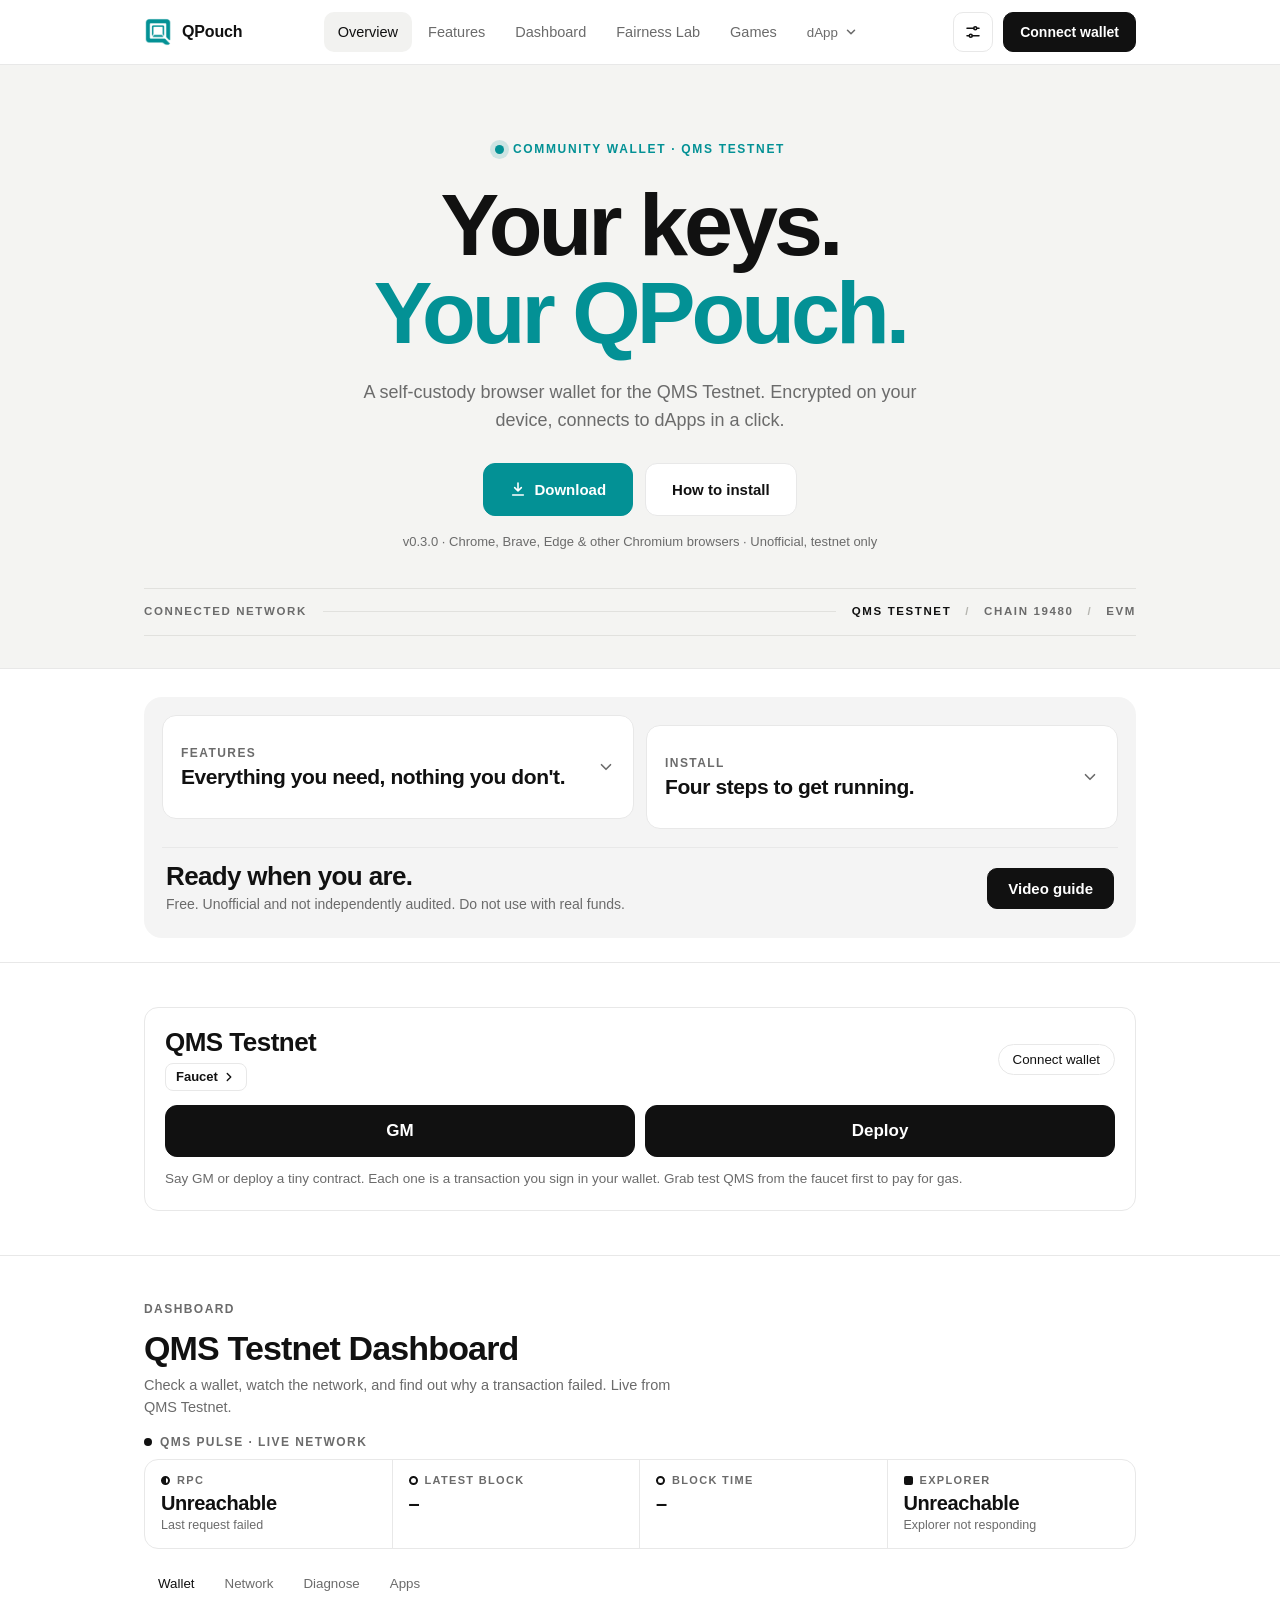
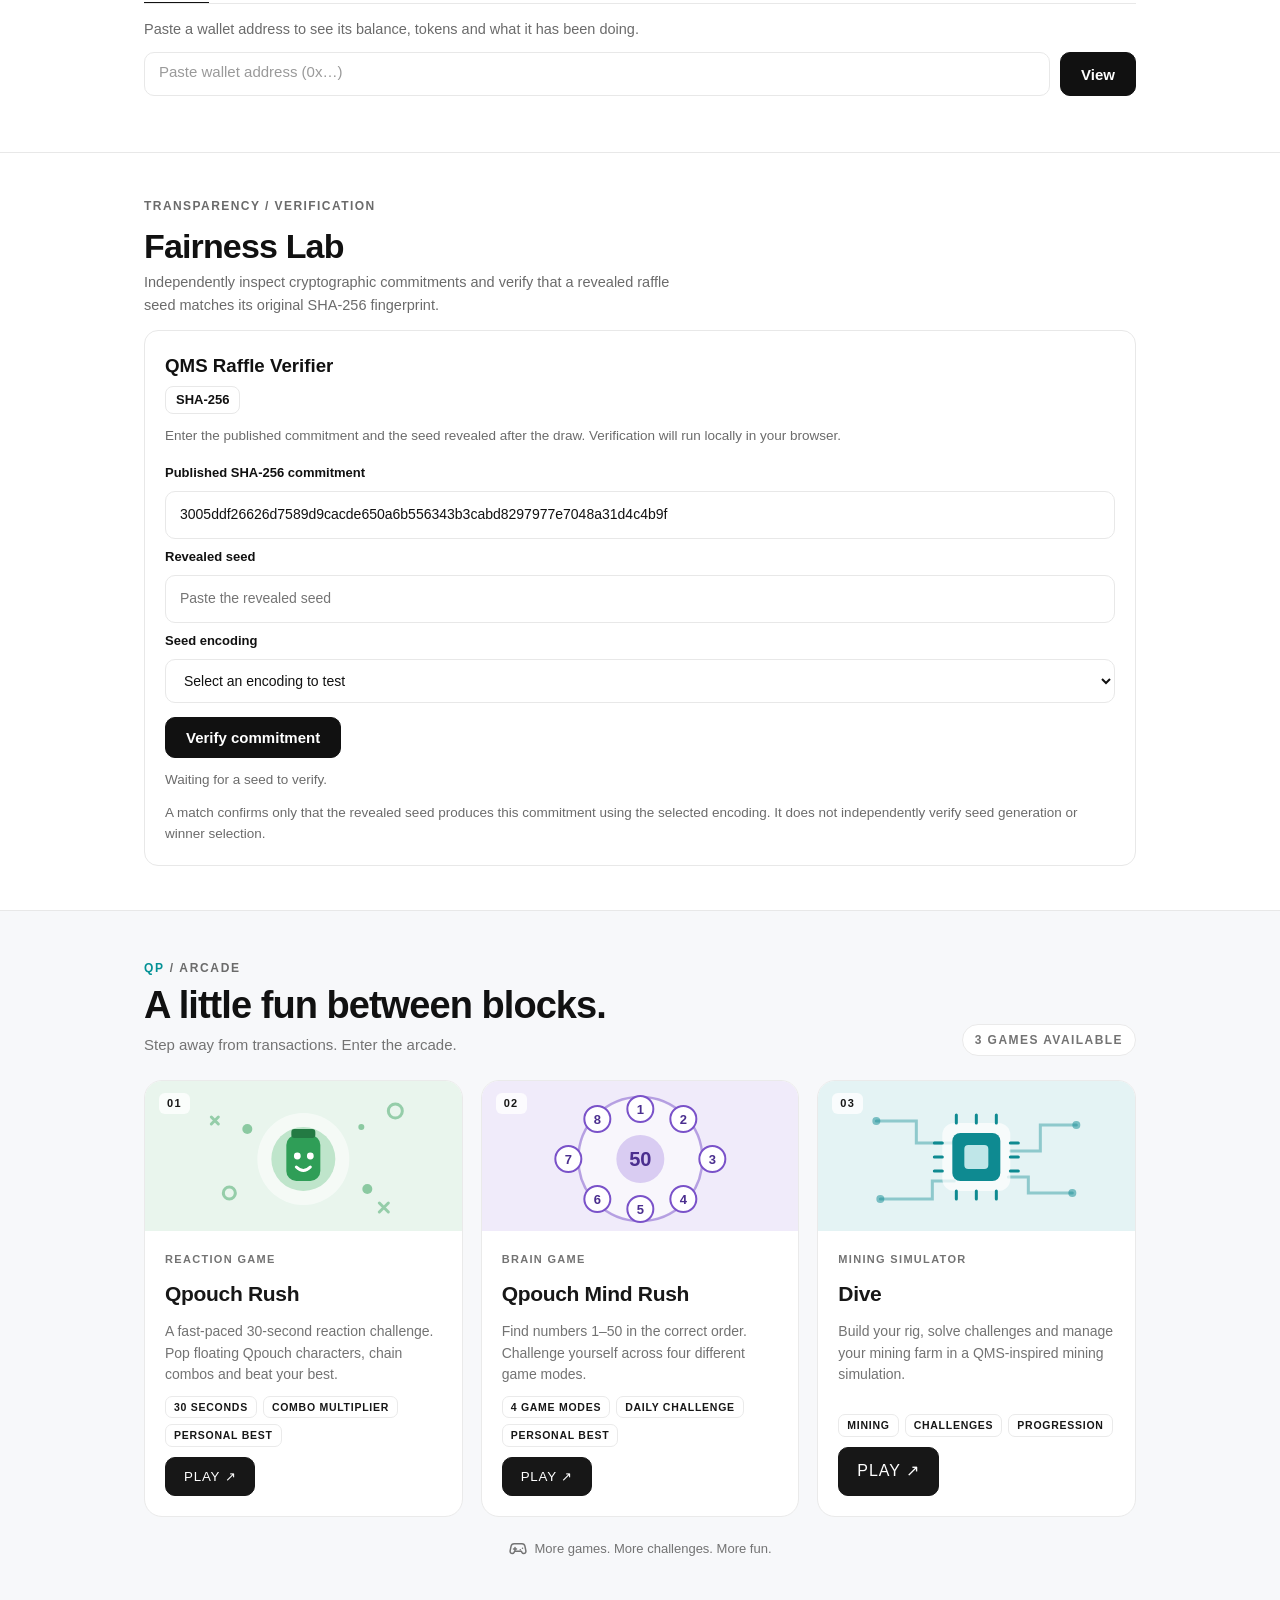
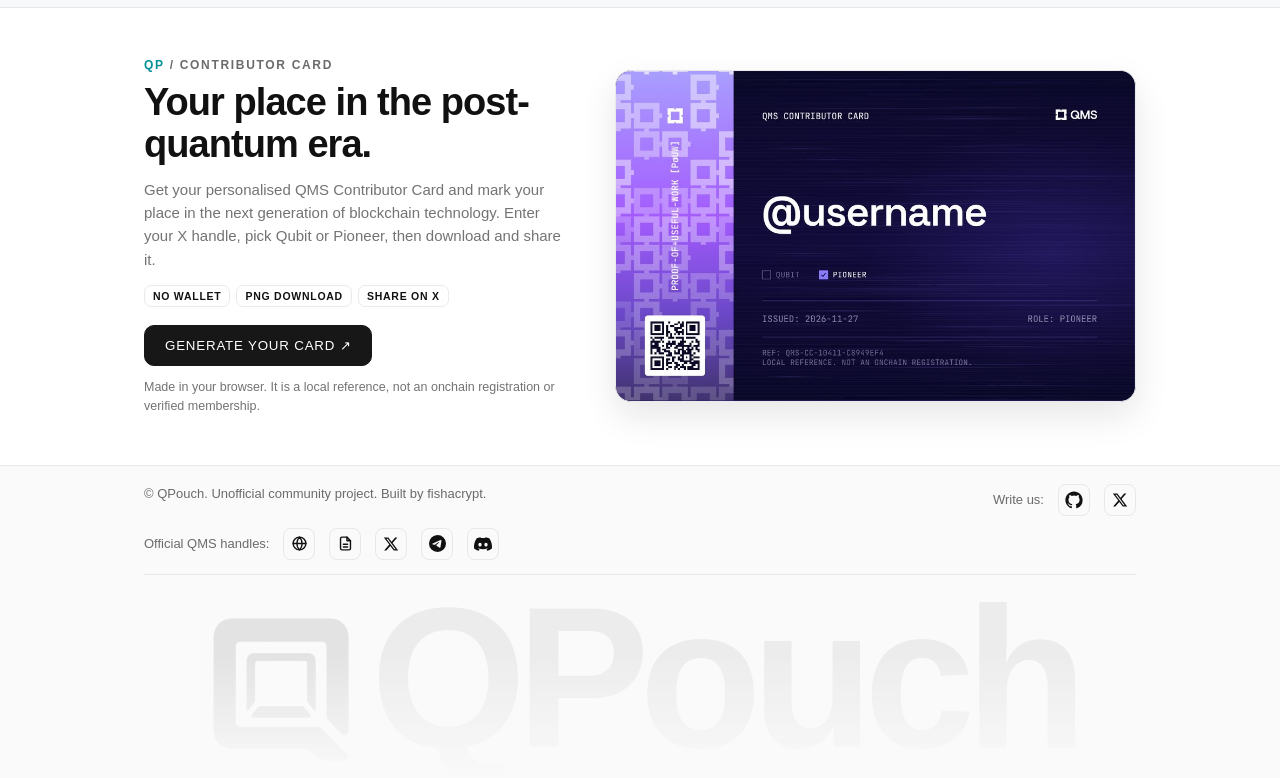
<file: index.html>
<!doctype html>
<html lang="en">
<head>
<meta charset="utf-8">
<meta name="viewport" content="width=device-width, initial-scale=1">
<title>QPouch – Download</title>
<meta name="description" content="QPouch is an unofficial community wallet for the QMS Testnet. Self-custody, encrypted on your device, connects to dApps.">
<link rel="icon" type="image/png" href="[data-uri]">
<style>
  :root{
    --bg:#ffffff; --ink:#111111; --muted:#6b6b6b; --line:#e8e8e8; --soft:#f6f6f6; --teal:#039195;
  }
  *{box-sizing:border-box;margin:0;padding:0}
  html{scroll-behavior:smooth}
  body{background:var(--bg);color:var(--ink);font-family:Inter,-apple-system,BlinkMacSystemFont,"Segoe UI",Roboto,sans-serif;line-height:1.55;-webkit-font-smoothing:antialiased}
  a{color:inherit;text-decoration:none}
  .wrap{max-width:1040px;margin:0 auto;padding:0 clamp(16px,4vw,24px)}

  /* nav */
  header{border-bottom:1px solid var(--line)}
  .nav{display:flex;align-items:center;justify-content:space-between;height:56px}
  .brand{display:flex;align-items:center;gap:10px;font-weight:700;letter-spacing:-.01em}
  .brand img{width:28px;height:28px;border-radius:7px}
  .links{display:flex;align-items:center;gap:26px;font-size:14px;color:var(--muted)}
  .btn{display:inline-flex;align-items:center;gap:8px;padding:11px 20px;border-radius:10px;font-size:15px;font-weight:600;border:1px solid var(--ink);cursor:pointer;transition:.15s}
  .btn.primary{background:var(--ink);color:#fff}
  .btn.primary:not(:disabled):hover{background:var(--teal);border-color:var(--teal)}
  .teal{color:var(--teal)}
  .btn.ghost{background:#fff;color:var(--ink);border-color:var(--line)}
  .btn.ghost:hover{border-color:var(--ink)}
  .btn.sm{padding:8px 14px;font-size:14px}

  /* hero */
  .eyebrow{font-size:12px;letter-spacing:.12em;text-transform:uppercase;color:var(--muted);font-weight:600;margin-bottom:12px}
  h1{font-size:clamp(38px,6.5vw,68px);line-height:1.04;letter-spacing:-.035em;font-weight:800;max-width:760px;margin:0 auto 14px}
  .sub{font-size:clamp(15px,2vw,17px);color:var(--muted);max-width:560px;margin:0 auto 22px}
  .cta{display:flex;gap:12px;justify-content:center;flex-wrap:wrap}
  .meta{margin-top:14px;font-size:13px;color:var(--muted)}


  /* hero + panel */
  .band{background:#F4F4F2;border-bottom:1px solid var(--line)}
  .hero{text-align:center;padding:clamp(36px,7vw,72px) 0 clamp(22px,4vw,36px)}
  .kicker{display:inline-flex;align-items:center;gap:9px;font-size:12px;letter-spacing:.14em;text-transform:uppercase;font-weight:700;color:var(--teal);margin-bottom:clamp(14px,2.4vw,22px)}
  .kicker i{width:9px;height:9px;border-radius:50%;background:var(--teal);box-shadow:0 0 0 5px rgba(3,145,149,.16)}
  .hero h1{font-size:clamp(42px,8.6vw,88px);line-height:1;letter-spacing:-.045em;max-width:none;margin:0 auto clamp(14px,2.4vw,22px)}
  .hero h1 span{display:block}
  .hero .sub{font-size:clamp(15px,2vw,18px);max-width:600px;margin:0 auto clamp(20px,3vw,28px)}
  .hero .cta .btn{padding:14px 26px;border-radius:12px}
  .hero .cta .btn.primary{background:var(--teal);border-color:var(--teal)}
  .hero .cta .btn.primary:hover{background:#027579;border-color:#027579}
  .hero .meta{margin-top:16px}
  .nets{display:flex;align-items:center;gap:16px;border-top:1px solid #e1e1de;border-bottom:1px solid #e1e1de;padding:14px 0;margin-bottom:clamp(20px,4vw,32px);font-size:11.5px;letter-spacing:.14em;text-transform:uppercase;font-weight:600;color:var(--muted)}
  .nets-line{flex:1;border-top:1px solid #e1e1de;min-width:12px}
  .nets ul{list-style:none;display:flex;flex-wrap:wrap;gap:0 14px}
  .nets li+li::before{content:"/";margin-right:14px;color:#b5b5b0}
  .nets li:first-child{color:var(--ink)}
  .top{padding-top:clamp(18px,3vw,28px);padding-bottom:clamp(16px,3vw,24px)}
  .panel{position:relative;overflow:hidden;border-radius:18px;background:#F4F4F4;color:var(--ink);padding:clamp(12px,2.4vw,18px)}
  .panel-in{position:relative;z-index:1;display:grid;grid-template-columns:1fr 1fr;gap:12px;align-items:start}
  .panel .dd{background:#fff}
  .panel .dd>summary{min-height:102px;align-items:center}
  .panel .grid{grid-template-columns:1fr}
  .final{grid-column:1/-1;margin-top:6px;padding:14px 4px 4px;border-top:1px solid var(--line);display:grid;grid-template-columns:1fr auto;column-gap:16px;align-items:center}
  .final h2{font-size:clamp(20px,2.6vw,26px);margin:0 0 4px;grid-column:1}
  .final p{font-size:14px;color:var(--muted);margin:0;max-width:460px;grid-column:1}
  .final .btn{grid-column:2;grid-row:1/3;align-self:center}
  @media(max-width:720px){
    .panel-in{grid-template-columns:1fr}
    .panel .dd>summary{min-height:0}
    .final{grid-template-columns:1fr;row-gap:12px}
    .final .btn{grid-column:1;grid-row:auto;justify-self:start}
    .nets{flex-wrap:wrap;gap:8px 14px;letter-spacing:.1em}
    .nets-line{display:none}
    .hero .cta .btn{flex:1 1 150px}
  }

  /* header */
  .hdr{position:relative;background:#fff}
  .hdr .nav{height:64px;gap:14px}
  .hdr .links{flex:1;justify-content:center;gap:2px;font-size:14.5px;color:var(--muted)}
  .nl{display:inline-flex;align-items:center;gap:6px;padding:9px 14px;border-radius:10px;font:500 14.5px/1 inherit;font-family:inherit;color:var(--muted);background:none;border:0;cursor:pointer;white-space:nowrap}
  .nl:hover{color:var(--ink)}
  .nl.on{background:#F2F2F0;color:var(--ink)}
  .nl:focus-visible,.iconbtn:focus-visible{outline:2px solid var(--ink);outline-offset:2px}
  .nav-r{display:flex;align-items:center;gap:10px}
  .iconbtn{display:inline-grid;place-items:center;width:40px;height:40px;border-radius:10px;border:1px solid var(--line);background:#fff;color:var(--ink);cursor:pointer}
  .iconbtn:hover{border-color:var(--ink)}
  .menu-btn{display:none}
  .btn.dark{background:var(--ink);color:#fff;border-color:var(--ink);padding:0 16px;height:40px;border-radius:10px;white-space:nowrap}
  .btn.dark:hover{background:var(--teal);border-color:var(--teal)}
  .btn.dark i{width:8px;height:8px;border-radius:50%;background:#4fe0b0;display:inline-block}
  .qk{position:relative}
  .qk .qk-menu{width:220px;padding:10px}
  .qk-menu a,.qk-menu button{display:flex;align-items:center;justify-content:space-between;gap:8px;width:100%;padding:9px 10px;border-radius:8px;font:500 14px/1.2 inherit;font-family:inherit;color:var(--ink);background:none;border:0;cursor:pointer;text-align:left}
  .qk-menu a:hover,.qk-menu button:hover{background:#F2F2F0}
  .dapp .nl[aria-expanded="true"] .dchev{transform:rotate(180deg)}
  .dapp .dmenu{left:0;right:auto}
  @media(max-width:900px){
    .menu-btn{display:inline-grid}
    .hdr .links{display:none;position:absolute;left:0;right:0;top:100%;z-index:40;flex-direction:column;align-items:stretch;gap:2px;padding:10px clamp(16px,4vw,24px) 14px;background:#fff;border-bottom:1px solid var(--line);box-shadow:0 14px 24px rgba(0,0,0,.06)}
    .hdr .links.open{display:flex}
    .hdr .nl{padding:12px 12px;font-size:15.5px}
    .dapp .dmenu{position:static;width:auto;box-shadow:none;margin:6px 0 4px}
    .qk .qk-menu{position:absolute;right:0}
  }
  @media(max-width:480px){.hdr .nav{gap:8px}.nav-r{gap:8px}.btn.dark{padding:0 12px;font-size:14px}}

  /* QMS Pulse */
  .pgap{margin-bottom:12px}
  .dout:empty{display:none}
  .plabel{display:flex;align-items:center;gap:8px;font-size:12px;letter-spacing:.12em;text-transform:uppercase;font-weight:600;color:var(--muted);margin:0 0 8px}
  .live{width:8px;height:8px;border-radius:50%;background:var(--ink);animation:plive 1.8s ease-in-out infinite}
  @keyframes plive{50%{opacity:.2}}
  @media(prefers-reduced-motion:reduce){.live{animation:none}}
  .pstrip{display:grid;grid-template-columns:repeat(4,1fr);border:1px solid var(--line);border-radius:14px;overflow:hidden;background:#fff}
  .pcell{padding:12px 16px;border-right:1px solid var(--line);min-width:0}
  .pcell:last-child{border-right:0}
  .pcell .tag{display:flex;align-items:center;gap:7px;margin-bottom:2px}
  .pcell b{display:block;font-size:clamp(16px,2.2vw,20px);letter-spacing:-.02em;line-height:1.25;overflow-wrap:anywhere}
  .pcell small{display:block;font-size:12.5px;color:var(--muted);min-height:1.3em;overflow-wrap:anywhere}
  .sd{display:inline-block;width:9px;height:9px;border-radius:50%;border:2px solid var(--ink);background:#fff;flex:none}
  .pcell[data-k=ok] .sd{background:var(--ink)}
  .pcell[data-k=warn] .sd{background:linear-gradient(90deg,var(--ink) 50%,#fff 50%)}
  .pcell[data-k=bad] .sd{background:var(--ink);border-radius:2px}
  .ptabs{display:flex;gap:2px;margin:16px 0 14px;border-bottom:1px solid var(--line);overflow-x:auto;-webkit-overflow-scrolling:touch}
  .ptabs button{font:600 14px/1 inherit;font-family:inherit;background:none;border:0;border-bottom:2px solid transparent;margin-bottom:-1px;padding:11px 14px;color:var(--muted);cursor:pointer;white-space:nowrap}
  .ptabs button:hover{color:var(--ink)}
  .ptabs button[aria-selected=true]{color:var(--ink);border-bottom-color:var(--ink)}
  .ptabs button:focus-visible{outline:2px solid var(--ink);outline-offset:-2px;border-radius:6px}
  .ppanel[hidden]{display:none}
  .pgrid{display:grid;grid-template-columns:1fr 1fr;gap:12px;margin-bottom:12px}
  .pgrid>.dcard{display:flex;flex-direction:column;gap:12px}
  .pgrid>.dcard h3{margin-bottom:0}
  .pgrid .tiles{grid-template-columns:repeat(4,1fr)}
  .pgrid .tile{padding:10px 12px}
  .pgrid .tile b{font-size:clamp(15px,1.9vw,19px)}
  .pfoot{display:flex;gap:12px;align-items:center;flex-wrap:wrap}
  .pfoot .hint{margin:0}
  .pnote{font-size:13px;color:var(--muted);overflow-wrap:anywhere}
  .spark{display:flex;align-items:flex-end;gap:3px;height:84px;position:relative}
  .spark i{flex:1;background:var(--ink);border-radius:2px 2px 0 0;min-height:3px}
  .spark i.bad,.spark i.slow{background:#fff;border:1.5px solid var(--ink);border-bottom:0}
  .tline{position:absolute;left:0;right:0;border-top:1.5px dashed #9a9a9a;pointer-events:none}
  .tline span{position:absolute;right:0;top:-17px;font-size:11px;color:var(--muted);background:#fff;padding:0 4px}
  .kv{display:grid;grid-template-columns:auto 1fr;gap:9px 16px;font-size:13.5px}
  .kv dt{color:var(--muted)}
  .kv dd{text-align:right;overflow-wrap:anywhere;font-weight:600}
  .kv dd a{text-decoration:underline;text-underline-offset:2px}
  .verdict{display:flex;gap:6px 12px;align-items:baseline;flex-wrap:wrap;border:1.5px solid var(--ink);border-radius:12px;padding:12px 16px}
  .verdict b{font-size:19px;letter-spacing:-.015em}
  .verdict span{font-size:14px;opacity:.85}
  .verdict.bad{background:var(--ink);color:#fff}
  .verdict.warn,.verdict.wait{border-style:dashed}
  .checks{list-style:none;display:grid;gap:9px}
  .checks li{display:flex;gap:10px;align-items:flex-start;font-size:13.5px;line-height:1.4}
  .ck{flex:none;width:20px;height:20px;border-radius:50%;display:grid;place-items:center;font-size:11px;font-weight:800;border:1.5px solid var(--ink);margin-top:1px}
  .ck.no{background:var(--ink);color:#fff}
  .ck.warn{border-style:dashed}
  .ck.info{border-color:#bdbdbd;color:var(--muted)}
  .why p{font-size:14px;color:var(--ink);margin-bottom:8px;overflow-wrap:anywhere}
  .why p:last-child{margin-bottom:0}
  .why p.m{color:var(--muted);font-size:13.5px}
  .pacts{display:flex;gap:8px;flex-wrap:wrap;align-items:center}
  .pacts .btn,.dcard .btn.sm{padding:7px 13px;font-size:13.5px}
  .lrow .btn.sm{flex:none}
  .lrow .btn{margin-left:8px}
  .mini{display:inline-block;font-size:11px;font-weight:700;letter-spacing:.04em;text-transform:uppercase;border:1px solid var(--ink);border-radius:6px;padding:0 6px;margin-left:6px;vertical-align:1px}
  .mini.bad{background:var(--ink);color:#fff}
  @media(max-width:820px){.pgrid{grid-template-columns:1fr}}
  @media(max-width:640px){
    .pstrip{grid-template-columns:1fr 1fr}
    .pcell:nth-child(2){border-right:0}
    .pcell:nth-child(-n+2){border-bottom:1px solid var(--line)}
    .pgrid .tiles{grid-template-columns:1fr 1fr}
    .kv{grid-template-columns:1fr}
    .kv dd{text-align:left;margin-bottom:4px}
  }

  /* QP arcade */
  #games{background:#F7F8FA;padding:clamp(28px,5vw,48px) 0}
  #games .qa-head{display:flex;justify-content:space-between;align-items:flex-end;gap:16px;flex-wrap:wrap;margin-bottom:clamp(16px,3vw,24px)}
  #games .qa-eye{font-size:12px;letter-spacing:.14em;text-transform:uppercase;font-weight:600;color:var(--muted);margin-bottom:8px}
  #games .qa-eye b{color:var(--teal);font-weight:700}
  #games .qa-head h2{font-size:clamp(26px,4vw,38px);margin-bottom:6px}
  #games .qa-sub{font-size:15px;color:#737373}
  #games .qa-count{font-size:12px;letter-spacing:.12em;font-weight:600;color:#737373;border:1px solid #EAEAEA;background:#fff;border-radius:999px;padding:6px 12px}
  #games .qa-grid{display:grid;grid-template-columns:repeat(3,minmax(0,1fr));gap:clamp(12px,2vw,18px);list-style:none}
  #games .qa-card{display:flex;flex-direction:column;background:#fff;border:1px solid #EAEAEA;border-radius:18px;overflow:hidden;transition:transform 220ms ease,box-shadow 220ms ease,border-color 220ms ease}
  #games .qa-card:hover,#games .qa-card:focus-within{transform:translateY(-5px);box-shadow:0 14px 30px rgba(23,23,23,.08);border-color:#dcdcdc}
  #games .qa-art{position:relative;height:clamp(120px,14vw,150px);display:grid;place-items:center;transition:filter 220ms ease}
  #games .qa-card:hover .qa-art{filter:saturate(1.35)}
  #games .qa-art svg{width:100%;height:100%;display:block}
  #games .qa-rush .qa-art{background:#E9F5ED}
  #games .qa-mind .qa-art{background:#F0EBFA}
  #games .qa-dive .qa-art{background:#E4F3F4}
  #games .qa-num{position:absolute;top:12px;left:14px;font-size:11px;letter-spacing:.12em;font-weight:700;color:#171717;background:rgba(255,255,255,.8);border-radius:6px;padding:2px 8px}
  #games .qa-body{display:flex;flex-direction:column;gap:10px;flex:1;padding:clamp(14px,2.4vw,20px)}
  #games .qa-cat{font-size:11px;letter-spacing:.12em;text-transform:uppercase;font-weight:600;color:#737373}
  #games .qa-body h3{font-size:clamp(18px,2vw,21px);letter-spacing:-.015em;color:#171717}
  #games .qa-body .qa-desc{font-size:14px;color:#737373;flex:1}
  #games .qa-tags{list-style:none;display:flex;flex-wrap:wrap;gap:6px}
  #games .qa-tags li{border:1px solid #EAEAEA;border-radius:7px;padding:2px 8px;font-size:10.5px;letter-spacing:.07em;font-weight:700;color:#171717}
  #games .qa-play{align-self:flex-start;display:inline-flex;align-items:center;gap:8px;background:#171717;color:#fff;border:1px solid #171717;border-radius:10px;padding:11px 18px;font:700 13px/1 inherit;font-family:inherit;letter-spacing:.06em;cursor:pointer;transition:transform 180ms ease,background 180ms ease,border-color 180ms ease}
  #games .qa-play:hover{background:var(--teal);border-color:var(--teal);transform:translateX(2px)}
  #games .qa-play[aria-disabled=true]{opacity:.5;pointer-events:none}
  #games .qa-play:focus-visible{outline:2px solid #171717;outline-offset:3px}
  #games .qa-foot{display:flex;align-items:center;justify-content:center;gap:8px;margin-top:clamp(16px,3vw,22px);font-size:13px;color:#737373}
  @media(max-width:767px){#games .qa-grid{grid-template-columns:1fr}#games .qa-art{height:130px}#games .qa-head{align-items:flex-start}}
  @media(max-width:900px) and (min-width:768px){#games .qa-body .qa-desc{font-size:13.5px}#games .qa-play{padding:10px 14px}}
  @media(prefers-reduced-motion:reduce){#games .qa-card,#games .qa-art,#games .qa-play{transition:none}#games .qa-card:hover,#games .qa-card:focus-within{transform:none}#games .qa-play:hover{transform:none}}

  /* contributor card */
  #card{background:#fff;padding:clamp(28px,5vw,48px) 0}
  #card .cc{display:grid;grid-template-columns:minmax(0,.9fr) minmax(0,1.1fr);gap:clamp(20px,4vw,44px);align-items:center}
  #card .cc-eye{font-size:12px;letter-spacing:.14em;text-transform:uppercase;font-weight:600;color:var(--muted);margin-bottom:8px}
  #card .cc-eye b{color:var(--teal);font-weight:700}
  #card h2{font-size:clamp(26px,4vw,38px);margin-bottom:12px}
  #card .cc-sub{font-size:15px;color:#737373;margin-bottom:14px;max-width:460px}
  #card .cc-tags{list-style:none;display:flex;flex-wrap:wrap;gap:6px;margin-bottom:18px}
  #card .cc-tags li{border:1px solid #EAEAEA;border-radius:7px;padding:2px 8px;font-size:10.5px;letter-spacing:.07em;font-weight:700}
  #card .cc-btn{display:inline-flex;align-items:center;gap:8px;background:#171717;color:#fff;border:1px solid #171717;border-radius:10px;padding:12px 20px;font:700 13px/1 inherit;font-family:inherit;letter-spacing:.06em;cursor:pointer;transition:transform 180ms ease,background 180ms ease,border-color 180ms ease}
  #card .cc-btn:hover{background:var(--teal);border-color:var(--teal);transform:translateX(2px)}
  #card .cc-btn:focus-visible{outline:2px solid #171717;outline-offset:3px}
  #card .cc-note{font-size:12.5px;color:#737373;margin-top:12px;max-width:460px}
  #card .cc-art{border-radius:16px;overflow:hidden;border:1px solid #EAEAEA;box-shadow:0 14px 34px rgba(23,23,23,.1);background:#0A0829}
  #card .cc-art img{display:block;width:100%;height:auto}
  .gbox.cwide{width:min(1160px,100%);height:min(920px,100%)}
  @media(max-width:800px){#card .cc{grid-template-columns:1fr}}
  @media(prefers-reduced-motion:reduce){#card .cc-btn{transition:none}#card .cc-btn:hover{transform:none}}
  .gmodal{position:fixed;inset:0;background:rgba(0,0,0,.72);display:flex;align-items:center;justify-content:center;padding:12px;z-index:60}
  .gmodal[hidden]{display:none}
  .gbox{position:relative;width:min(520px,100%);height:min(860px,100%);background:#000;border-radius:14px;overflow:hidden}
  .gbox iframe{display:block;width:100%;height:100%;border:0;background:#fff}
  .gclose{position:absolute;top:8px;left:8px;z-index:2;width:34px;height:34px;border-radius:50%;border:0;background:rgba(255,255,255,.92);color:#111;font-size:22px;line-height:1;cursor:pointer}

  /* sections */
  section{padding:clamp(32px,5vw,44px) 0;border-top:1px solid var(--line)}
  h2{font-size:clamp(26px,4vw,38px);letter-spacing:-.025em;line-height:1.1;font-weight:800;max-width:560px}
  .grid{display:grid;grid-template-columns:repeat(auto-fit,minmax(210px,1fr));gap:12px}
  .card{border:1px solid var(--line);border-radius:14px;padding:18px;background:#fff}
  .tag{font-size:11px;letter-spacing:.12em;text-transform:uppercase;color:var(--muted);font-weight:600;margin-bottom:8px}
  .card h3{font-size:17px;letter-spacing:-.01em;margin-bottom:4px}
  .card p{font-size:14px;color:var(--muted)}

  .steps{display:grid;gap:0;border:1px solid var(--line);border-radius:14px;overflow:hidden}
  .step{display:grid;grid-template-columns:56px 1fr;gap:8px;padding:16px 20px;border-bottom:1px solid var(--line);align-items:start}
  .step:last-child{border-bottom:0}
  .num{font-size:14px;font-weight:700;color:var(--muted);font-variant-numeric:tabular-nums;padding-top:2px}
  .step h3{font-size:16px;margin-bottom:2px}
  .step p{font-size:14.5px;color:var(--muted)}
  code{background:var(--soft);border:1px solid var(--line);border-radius:6px;padding:1px 6px;font-size:13px;font-family:ui-monospace,SFMono-Regular,Menlo,monospace;color:var(--ink)}


  footer{border-top:1px solid var(--line);padding:18px 0 0;font-size:13px;color:var(--muted);background:#fafafa;overflow:hidden}
  footer .wrap{display:flex;justify-content:space-between;gap:16px;flex-wrap:wrap}
  footer nav{display:flex;align-items:center;gap:14px}
  footer nav.write a{display:inline-grid;place-items:center;width:32px;height:32px;border:1px solid var(--line);border-radius:8px;color:var(--ink)}
  footer nav.write a:hover{border-color:var(--ink)}
  footer a:hover{color:var(--ink)}

  @media(max-width:640px){
    .step{grid-template-columns:36px 1fr;padding:14px 16px}
    .cta .btn{flex:1 1 140px;justify-content:center}
    footer .wrap{flex-direction:column;align-items:flex-start}
    footer .offi nav{gap:8px}
    footer nav.write a{width:30px;height:30px}
  }
  button.btn{font-family:inherit}
  .modal{position:fixed;inset:0;background:rgba(0,0,0,.72);display:flex;align-items:center;justify-content:center;padding:16px;z-index:50}
  .modal[hidden]{display:none}
  .modal-box{position:relative;width:min(960px,100%);background:#000;border-radius:12px;overflow:hidden}
  .modal-box video{display:block;width:100%;aspect-ratio:16/9;max-height:82vh;background:#000}
  .modal-close{position:absolute;top:8px;right:8px;z-index:2;width:34px;height:34px;border-radius:50%;border:0;background:rgba(255,255,255,.9);color:#111;font-size:22px;line-height:1;cursor:pointer}
  .mark{flex:1 1 100%;width:100%;margin-top:14px;border-top:1px solid var(--line);padding-top:clamp(14px,3vw,28px);display:flex;align-items:center;justify-content:center;gap:.06em;font-size:clamp(58px,17.5vw,200px);line-height:1;font-weight:800;letter-spacing:-.05em;color:#ececec;user-select:none;height:1.02em;overflow:hidden;-webkit-mask-image:linear-gradient(#000 40%,transparent 100%);mask-image:linear-gradient(#000 40%,transparent 100%)}
  .mark img{height:.78em;width:.78em;opacity:.16;filter:grayscale(1)}
  .mark span{display:block;line-height:1;transform:translateY(-.06em)}

  /* try it: GM + Deploy */
  .tryc{border:1px solid var(--line);border-radius:14px;padding:clamp(14px,3vw,20px);background:#fff}
  .tryc-top{display:flex;align-items:center;gap:14px;flex-wrap:wrap}
  .tryc-title{display:flex;flex-direction:column;align-items:flex-start;gap:6px;min-width:0}
  .tryc-title h2{font-size:clamp(20px,3vw,26px);letter-spacing:-.02em;line-height:1.1}
  .chip{display:inline-flex;align-items:center;gap:4px;border:1px solid var(--line);border-radius:8px;padding:3px 10px;font-size:13px;font-weight:600}
  .chip:hover{border-color:var(--ink)}
  .pill{margin-left:auto;border:1px solid var(--line);background:#fff;color:var(--ink);border-radius:999px;padding:7px 14px;font:600 13px/1 inherit;font-family:inherit;cursor:pointer;display:inline-flex;align-items:center;gap:8px}
  .pill:hover{border-color:var(--ink)}
  .pill i{width:8px;height:8px;border-radius:50%;background:var(--ink);display:none}
  .pill.on i{display:inline-block}
  .tryc-actions{display:grid;grid-template-columns:1fr 1fr;gap:10px;margin-top:14px}
  .btn.big{justify-content:center;padding:15px 20px;font-size:17px;border-radius:12px;width:100%}
  .btn:disabled{opacity:.45;cursor:not-allowed}
  .hint{margin-top:12px;font-size:13.5px;color:var(--muted);overflow-wrap:anywhere}
  .hint.err{color:var(--ink);font-weight:600}
  .log{list-style:none;margin-top:10px;display:grid;gap:6px}
  .log:empty{display:none}
  .log li{display:flex;justify-content:space-between;gap:12px;flex-wrap:wrap;border:1px solid var(--line);border-radius:10px;padding:8px 12px;font-size:13.5px}
  .log li b{font-weight:700}
  .log li a{text-decoration:underline;text-underline-offset:2px;overflow-wrap:anywhere}
  .log li span.mono{font-family:ui-monospace,SFMono-Regular,Menlo,monospace;font-size:12.5px;color:var(--muted)}

  /* Fairness Lab */
  #fairness{scroll-margin-top:20px}
  #fairnessForm{display:grid;gap:8px;margin-top:16px}
  #fairnessForm label{font-size:13px;font-weight:600}
  #fairnessForm input,
  #fairnessForm select{
    width:100%;min-width:0;border:1px solid var(--line);
    border-radius:10px;padding:12px 14px;font:inherit;
    font-size:14px;color:var(--ink);background:#fff
  }
  #fairnessForm input:focus,
  #fairnessForm select:focus{outline:2px solid var(--ink);outline-offset:1px}
  #fairnessForm .btn{justify-self:start;margin-top:6px}
  #fairnessResult{margin-top:12px;border:1px solid var(--line);border-radius:10px;padding:12px;background:var(--soft);font-size:14px;overflow-wrap:anywhere}
  #fairnessResult[hidden]{display:none}

  /* dropdowns */
  .dd{border:1px solid var(--line);border-radius:14px;background:#fff}
  .dd+.dd{margin-top:10px}
  .dd summary{list-style:none;cursor:pointer;display:flex;align-items:center;justify-content:space-between;gap:16px;padding:14px 18px}
  .dd summary::-webkit-details-marker{display:none}
  .dd summary .eyebrow{display:block;margin-bottom:2px}
  .dd-h{display:block;font-size:clamp(17px,2.4vw,21px);font-weight:800;letter-spacing:-.02em;line-height:1.2}
  .chev{flex:none;transition:transform .2s;color:var(--muted)}
  .dd[open] .chev{transform:rotate(180deg)}
  .dd summary:hover .chev{color:var(--ink)}
  .dd-body{padding:0 clamp(12px,3vw,18px) 16px}
  .dd summary:focus-visible,.pill:focus-visible,.btn:focus-visible{outline:2px solid var(--ink);outline-offset:2px}
  footer .offi{margin-top:12px;justify-content:flex-start}
  footer .offi nav{flex-wrap:wrap}

  /* dApp dropdown */
  .dapp{position:relative}
  .dchev{transition:transform .15s}
  .dmenu{color:var(--ink);font-size:14px;position:absolute;right:0;top:calc(100% + 10px);width:min(340px,calc(100vw - 32px));background:#fff;border:1px solid var(--line);border-radius:14px;padding:14px;box-shadow:0 12px 32px rgba(0,0,0,.08);z-index:30}
  .dmenu[hidden]{display:none}
  .dmenu-h{font-size:11px;letter-spacing:.12em;text-transform:uppercase;color:var(--muted);font-weight:600;margin-bottom:10px}
  .ditem{border:1px solid var(--line);border-radius:12px;padding:12px 14px}
  .ditem h3{font-size:16px;letter-spacing:-.01em;margin-bottom:2px}
  .ditem p{font-size:13.5px;color:var(--muted)}
  .dlinks{display:flex;flex-wrap:wrap;gap:8px;margin-top:10px}
  .dlinks .chip{padding:5px 10px}

  /* dashboard */
  #dashboard{scroll-margin-top:12px}
  .dhead{margin-bottom:14px}
  .dhead h2{font-size:clamp(24px,3.6vw,34px);margin-bottom:6px}
  .dsub{font-size:14.5px;color:var(--muted);max-width:560px}
  .dform{display:flex;gap:10px}
  .dform input{flex:1;min-width:0;border:1px solid var(--line);border-radius:10px;padding:12px 14px;font:500 15px/1.2 ui-monospace,SFMono-Regular,Menlo,monospace;color:var(--ink);background:#fff}
  .dform input::placeholder{font-family:Inter,-apple-system,BlinkMacSystemFont,"Segoe UI",Roboto,sans-serif;color:#9a9a9a}
  .dform input:focus{outline:2px solid var(--ink);outline-offset:1px;border-color:var(--ink)}
  .dform .btn{font-family:inherit}
  .dout{margin-top:14px;display:grid;gap:12px}
  .dout[hidden]{display:none}
  .dsum{border:1px solid var(--line);border-radius:14px;padding:14px 16px;background:var(--soft)}
  .dsum-top{display:flex;justify-content:space-between;gap:10px;flex-wrap:wrap;align-items:center;margin-bottom:6px}
  .dsum-top .mono{font-family:ui-monospace,SFMono-Regular,Menlo,monospace;font-size:13px;font-weight:600;overflow-wrap:anywhere}
  .dsum p{font-size:14.5px}
  .dsum .chip{background:#fff}
  .tiles{display:grid;grid-template-columns:repeat(auto-fit,minmax(150px,1fr));gap:10px}
  .tile{border:1px solid var(--line);border-radius:12px;padding:12px 14px;background:#fff;min-width:0}
  .tile .tag{margin-bottom:4px}
  .tile b{display:block;font-size:clamp(18px,2.6vw,22px);letter-spacing:-.02em;line-height:1.2;overflow-wrap:anywhere}
  .tile small{display:block;font-size:12.5px;color:var(--muted);margin-top:2px}
  .dcols{display:grid;grid-template-columns:1.25fr 1fr;gap:12px}
  .dcard{border:1px solid var(--line);border-radius:14px;padding:14px 16px;background:#fff;min-width:0}
  .dcard h3{font-size:14px;letter-spacing:-.005em;margin-bottom:10px;display:flex;justify-content:space-between;gap:8px;align-items:baseline}
  .dcard h3 small{font-size:12px;font-weight:500;color:var(--muted)}
  .bars{display:flex;align-items:flex-end;gap:4px;height:92px}
  .bars i{flex:1;background:var(--ink);border-radius:3px 3px 0 0;min-height:2px}
  .bars i.z{background:var(--line)}
  .bars-x{display:flex;justify-content:space-between;font-size:11.5px;color:var(--muted);margin-top:6px}
  .mrow{display:grid;grid-template-columns:minmax(70px,.8fr) 2fr auto;gap:10px;align-items:center;font-size:13.5px;margin-bottom:8px}
  .mrow:last-child{margin-bottom:0}
  .mrow span:first-child{overflow:hidden;text-overflow:ellipsis;white-space:nowrap}
  .mtrack{height:8px;background:var(--soft);border-radius:99px;overflow:hidden}
  .mtrack i{display:block;height:100%;background:var(--ink);border-radius:99px}
  .mrow b{font-variant-numeric:tabular-nums}
  .lrow{display:flex;justify-content:space-between;gap:12px;align-items:center;padding:9px 0;border-top:1px solid var(--line);font-size:13.5px}
  .lrow:first-of-type{border-top:0;padding-top:0}
  .lrow:last-child{padding-bottom:0}
  a.lrow:hover .l1{text-decoration:underline;text-underline-offset:2px}
  .lrow .l1{font-weight:600;display:block}
  .lrow .l2{color:var(--muted);font-size:12.5px;display:block;overflow-wrap:anywhere}
  .lrow .r{text-align:right;flex:none;max-width:48%;overflow-wrap:anywhere}
  .lrow .r small{display:block;color:var(--muted);font-size:12.5px}
  .st{display:inline-block;font-size:11px;font-weight:700;letter-spacing:.04em;text-transform:uppercase;border:1px solid var(--ink);border-radius:6px;padding:0 6px;margin-left:6px;vertical-align:1px}
  .st.bad{background:var(--ink);color:#fff}
  .dnet{display:flex;flex-wrap:wrap;gap:6px 18px;font-size:13px;color:var(--muted);padding:2px 2px 0}
  .dnet b{color:var(--ink);font-weight:700}
  .dempty{font-size:13.5px;color:var(--muted)}
  .dmore{margin-top:10px;font-size:13.5px}
  .dmore a{text-decoration:underline;text-underline-offset:2px;font-weight:600}
  @media(max-width:760px){.dcols{grid-template-columns:1fr}}
  @media(max-width:520px){.dform .btn{padding:12px 16px}.tiles{grid-template-columns:1fr 1fr}}
</style>
</head>
<body>

<header class="hdr">
  <div class="wrap nav">
    <a class="brand" href="index.html" aria-label="QPouch home"><img src="[data-uri]" alt="" width="28" height="28">QPouch</a>
    <nav class="links" id="navLinks" aria-label="Primary">
      <a class="nl on" href="#top" data-spy="top">Overview</a>
      <a class="nl" href="#features">Features</a>
      <a class="nl" href="#dashboard" data-spy="dashboard">Dashboard</a>
      <a class="nl" href="#fairness" data-spy="fairness">Fairness Lab</a>
      <a class="nl" href="#games" data-spy="games">Games</a>
      <div class="dapp">
        <button class="nl" id="dappBtn" type="button" aria-haspopup="true" aria-expanded="false" aria-controls="dappMenu">dApp <svg class="dchev" width="14" height="14" viewBox="0 0 24 24" fill="none" stroke="currentColor" stroke-width="2.6" stroke-linecap="round" stroke-linejoin="round" aria-hidden="true"><path d="M6 9l6 6 6-6"/></svg></button>
        <div class="dmenu" id="dappMenu" hidden>
          <p class="dmenu-h">dApps on QMS Testnet</p>
          <div class="ditem">
            <h3>Qwap</h3>
            <p>The native AMM DEX for swaps and LP</p>
            <div class="dlinks">
              <a class="chip" href="https://testnet.qwap.xyz" target="_blank" rel="noopener">testnet.qwap.xyz <svg width="12" height="12" viewBox="0 0 24 24" fill="none" stroke="currentColor" stroke-width="2.4" stroke-linecap="round" stroke-linejoin="round" aria-hidden="true"><path d="M7 17L17 7M8 7h9v9"/></svg></a>
              <a class="chip" href="https://x.com/QWAP_xyz" target="_blank" rel="noopener" aria-label="Qwap on X"><svg width="14" height="14" viewBox="0 0 24 24" fill="currentColor" aria-hidden="true"><path d="M18.244 2.25h3.308l-7.227 8.26 8.502 11.24H16.17l-5.214-6.817L4.99 21.75H1.68l7.73-8.835L1.254 2.25H8.08l4.713 6.231zm-1.161 17.52h1.833L7.084 4.126H5.117z"/></svg> @QWAP_xyz</a>
            </div>
          </div>
        </div>
      </div>
    </nav>
    <div class="nav-r">
      <div class="qk">
        <button class="iconbtn" id="qkBtn" type="button" aria-label="Quick links" aria-haspopup="true" aria-expanded="false" aria-controls="qkMenu"><svg width="18" height="18" viewBox="0 0 24 24" fill="none" stroke="currentColor" stroke-width="2" stroke-linecap="round" stroke-linejoin="round" aria-hidden="true"><path d="M4 7h9M17 7h3M4 17h3M11 17h9"/><circle cx="15" cy="7" r="2"/><circle cx="9" cy="17" r="2"/></svg></button>
        <div class="dmenu qk-menu" id="qkMenu" hidden>
          <p class="dmenu-h">Quick links</p>
          <button type="button" id="qkVideo">Video guide</button>
          <a href="https://faucet.testnet.qms.finance" target="_blank" rel="noopener">Testnet faucet <svg width="12" height="12" viewBox="0 0 24 24" fill="none" stroke="currentColor" stroke-width="2.4" stroke-linecap="round" stroke-linejoin="round" aria-hidden="true"><path d="M7 17L17 7M8 7h9v9"/></svg></a>
          <a href="https://testnet.qmsscan.io" target="_blank" rel="noopener">QMS explorer <svg width="12" height="12" viewBox="0 0 24 24" fill="none" stroke="currentColor" stroke-width="2.4" stroke-linecap="round" stroke-linejoin="round" aria-hidden="true"><path d="M7 17L17 7M8 7h9v9"/></svg></a>
          <a href="https://docs.qms.finance/" target="_blank" rel="noopener">QMS docs <svg width="12" height="12" viewBox="0 0 24 24" fill="none" stroke="currentColor" stroke-width="2.4" stroke-linecap="round" stroke-linejoin="round" aria-hidden="true"><path d="M7 17L17 7M8 7h9v9"/></svg></a>
        </div>
      </div>
      <button class="btn dark sm" id="navConn" type="button">Connect wallet</button>
      <button class="iconbtn menu-btn" id="menuBtn" type="button" aria-label="Menu" aria-expanded="false" aria-controls="navLinks"><svg width="20" height="20" viewBox="0 0 24 24" fill="none" stroke="currentColor" stroke-width="2" stroke-linecap="round" aria-hidden="true"><path d="M4 7h16M4 12h16M4 17h16"/></svg></button>
    </div>
  </div>
</header>

<main id="top">
  <div class="band">
   <div class="wrap">
    <div class="hero">
    <p class="kicker"><i aria-hidden="true"></i>Community wallet · QMS Testnet</p>
    <h1><span>Your keys.</span> <span class="teal">Your QPouch.</span></h1>
    <p class="sub">A self-custody browser wallet for the QMS Testnet. Encrypted on your device, connects to dApps in a click.</p>
    <div class="cta">
      <a class="btn primary" href="qpouch-extension.zip" download>
        <svg width="16" height="16" viewBox="0 0 24 24" fill="none" stroke="currentColor" stroke-width="2.4" stroke-linecap="round" stroke-linejoin="round"><path d="M12 3v12m0 0l-5-5m5 5l5-5M4 21h16"/></svg>
        Download
      </a>
      <a class="btn ghost" href="#install">How to install</a>
    </div>
    <p class="meta">v0.3.0 · Chrome, Brave, Edge &amp; other Chromium browsers · Unofficial, testnet only</p>
    </div>
    <div class="nets" role="group" aria-label="Connected network">
      <span class="nets-l">Connected network</span>
      <span class="nets-line" aria-hidden="true"></span>
      <ul><li>QMS Testnet</li><li>Chain 19480</li><li>EVM</li></ul>
    </div>
   </div>
  </div>
  <div class="wrap top">
    <aside class="panel">
      <div class="panel-in">
      <details class="dd" id="features">
        <summary><span><span class="eyebrow">Features</span><span class="dd-h">Everything you need, nothing you don't.</span></span><svg class="chev" width="18" height="18" viewBox="0 0 24 24" fill="none" stroke="currentColor" stroke-width="2.2" stroke-linecap="round" stroke-linejoin="round" aria-hidden="true"><path d="M6 9l6 6 6-6"/></svg></summary>
        <div class="dd-body">
          <div class="grid">
            <div class="card"><p class="tag">Self-custody</p><h3>Your keys stay yours</h3><p>Keys are encrypted on your device. Nobody else holds them.</p></div>
            <div class="card"><p class="tag">dApps</p><h3>Connects in a click</h3><p>Choose QPouch or the injected wallet option on any dApp.</p></div>
            <div class="card"><p class="tag">Network</p><h3>Built for QMS Testnet</h3><p>Supports QMS Testnet (chain 19480). Create a wallet or import one.</p></div>
          </div>
        </div>
      </details>
      <details class="dd" id="install">
        <summary><span><span class="eyebrow">Install</span><span class="dd-h">Four steps to get running.</span></span><svg class="chev" width="18" height="18" viewBox="0 0 24 24" fill="none" stroke="currentColor" stroke-width="2.2" stroke-linecap="round" stroke-linejoin="round" aria-hidden="true"><path d="M6 9l6 6 6-6"/></svg></summary>
        <div class="dd-body">
          <div class="steps">
            <div class="step"><span class="num">01</span><div><h3>Download the file</h3><p>Click Download to save the <code>.zip</code> to your computer.</p></div></div>
            <div class="step"><span class="num">02</span><div><h3>Unzip it</h3><p>Extract the zip into a folder you'll keep. Don't delete it after installing.</p></div></div>
            <div class="step"><span class="num">03</span><div><h3>Open extensions page</h3><p>Go to <code>chrome://extensions</code> and switch on <b>Developer mode</b> in the top right.</p></div></div>
            <div class="step"><span class="num">04</span><div><h3>Load unpacked</h3><p>Click <b>Load unpacked</b>, select the folder containing <code>manifest.json</code>, then pin QPouch from the puzzle icon.</p></div></div>
          </div>
        </div>
      </details>
        <div class="final">
          <h2>Ready when you are.</h2>
          <p>Free. Unofficial and not independently audited. Do not use with real funds.</p>
          <button class="btn primary" id="video" type="button" aria-haspopup="dialog">Video guide</button>
        </div>
      </div>
    </aside>
  </div>

  <section id="try">
    <div class="wrap">
      <div class="tryc">
        <div class="tryc-top">
          <div class="tryc-title">
            <h2>QMS Testnet</h2>
            <a class="chip" href="https://faucet.testnet.qms.finance" target="_blank" rel="noopener">Faucet <svg width="14" height="14" viewBox="0 0 24 24" fill="none" stroke="currentColor" stroke-width="2.4" stroke-linecap="round" stroke-linejoin="round" aria-hidden="true"><path d="M9 6l6 6-6 6"/></svg></a>
          </div>
          <button class="pill" id="conn" type="button">Connect wallet</button>
        </div>
        <div class="tryc-actions">
          <button class="btn primary big" id="gm" type="button">GM</button>
          <button class="btn primary big" id="deploy" type="button">Deploy</button>
        </div>
        <p class="hint" id="msg" role="status">Say GM or deploy a tiny contract. Each one is a transaction you sign in your wallet. Grab test QMS from the faucet first to pay for gas.</p>
        <ul class="log" id="log" aria-live="polite"></ul>
      </div>
    </div>
  </section>

  <section id="dashboard">
    <div class="wrap">
      <div class="dhead">
        <p class="eyebrow">Dashboard</p>
        <h2>QMS Testnet Dashboard</h2>
        <p class="dsub">Check a wallet, watch the network, and find out why a transaction failed. Live from QMS Testnet.</p>
      </div>

      <p class="plabel"><span class="live" aria-hidden="true"></span>QMS Pulse · live network</p>
      <div class="pstrip" id="pstrip" aria-live="off">
        <div class="pcell" id="pc-rpc" data-k="wait"><p class="tag"><i class="sd"></i>RPC</p><b>Checking…</b><small>&nbsp;</small></div>
        <div class="pcell" id="pc-blk" data-k="wait"><p class="tag"><i class="sd"></i>Latest block</p><b>–</b><small>&nbsp;</small></div>
        <div class="pcell" id="pc-bt" data-k="wait"><p class="tag"><i class="sd"></i>Block time</p><b>–</b><small>&nbsp;</small></div>
        <div class="pcell" id="pc-ex" data-k="wait"><p class="tag"><i class="sd"></i>Explorer</p><b>–</b><small>&nbsp;</small></div>
      </div>

      <div class="ptabs" role="tablist" aria-label="Dashboard views">
        <button type="button" role="tab" id="tab-wallet" data-tab="wallet" aria-selected="true" aria-controls="pp-wallet">Wallet</button>
        <button type="button" role="tab" id="tab-network" data-tab="network" aria-selected="false" aria-controls="pp-network" tabindex="-1">Network</button>
        <button type="button" role="tab" id="tab-diagnose" data-tab="diagnose" aria-selected="false" aria-controls="pp-diagnose" tabindex="-1">Diagnose</button>
        <button type="button" role="tab" id="tab-apps" data-tab="apps" aria-selected="false" aria-controls="pp-apps" tabindex="-1">Apps</button>
      </div>

      <div class="ppanel" id="pp-wallet" role="tabpanel" aria-labelledby="tab-wallet">
        <p class="dsub pgap">Paste a wallet address to see its balance, tokens and what it has been doing.</p>
        <form class="dform" id="dform" autocomplete="off">
          <input id="daddr" type="text" inputmode="text" spellcheck="false" autocapitalize="off" autocorrect="off" placeholder="Paste wallet address (0x…)" aria-label="Wallet address">
          <button class="btn primary" id="dgo" type="submit">View</button>
        </form>
        <p class="hint" id="dmsg" role="status"></p>
        <div class="dout" id="dout" hidden></div>
      </div>

      <div class="ppanel" id="pp-network" role="tabpanel" aria-labelledby="tab-network" hidden>
        <div class="pgrid"><div class="dcard" id="n-rpc"></div><div class="dcard" id="n-blk"></div></div>
        <div class="pgrid"><div class="dcard" id="n-fee"></div><div class="dcard" id="n-recent"></div></div>
        <div class="pfoot"><button class="btn ghost sm" id="n-copy" type="button">Copy snapshot</button><span class="hint">Measured from your browser, so your own connection is part of the numbers.</span></div>
      </div>

      <div class="ppanel" id="pp-diagnose" role="tabpanel" aria-labelledby="tab-diagnose" hidden>
        <p class="dsub pgap">Paste a transaction hash to see whether it really succeeded, and why it didn't if it failed.</p>
        <form class="dform" id="d-form" autocomplete="off">
          <input id="d-in" type="text" inputmode="text" spellcheck="false" autocapitalize="off" autocorrect="off" placeholder="Paste transaction hash (0x…)" aria-label="Transaction hash">
          <button class="btn primary" id="d-go" type="submit">Diagnose</button>
        </form>
        <p class="hint" id="d-msg" role="status"></p>
        <div class="dout" id="d-out" hidden></div>
        <div class="dout" id="d-sent"></div>
      </div>

      <div class="ppanel" id="pp-apps" role="tabpanel" aria-labelledby="tab-apps" hidden>
        <p class="dsub pgap">Paste a contract address to check it is deployed and how it has been behaving.</p>
        <form class="dform" id="a-form" autocomplete="off">
          <input id="a-in" type="text" inputmode="text" spellcheck="false" autocapitalize="off" autocorrect="off" placeholder="Paste contract address (0x…)" aria-label="Contract address">
          <button class="btn primary" id="a-go" type="submit">Check</button>
        </form>
        <p class="hint" id="a-msg" role="status"></p>
        <div class="dout" id="a-out" hidden></div>
        <div class="dout" id="a-sites"></div>
      </div>
    </div>
  </section>

  <section id="fairness" aria-labelledby="fairnessTitle">
    <div class="wrap">
      <div class="dhead">
        <p class="eyebrow">Transparency / Verification</p>
        <h2 id="fairnessTitle">Fairness Lab</h2>
        <p class="dsub">Independently inspect cryptographic commitments and verify that a revealed raffle seed matches its original SHA-256 fingerprint.</p>
      </div>

      <div class="tryc">
        <div class="tryc-title">
          <h3>QMS Raffle Verifier</h3>
          <span class="chip">SHA-256</span>
        </div>

        <p class="hint">Enter the published commitment and the seed revealed after the draw. Verification will run locally in your browser.</p>

        <form id="fairnessForm" autocomplete="off">
          <label for="fairnessCommitment">Published SHA-256 commitment</label>
          <input id="fairnessCommitment" type="text" spellcheck="false" autocapitalize="off"
            value="3005ddf26626d7589d9cacde650a6b556343b3cabd8297977e7048a31d4c4b9f">

          <label for="fairnessSeed">Revealed seed</label>
          <input id="fairnessSeed" type="text" spellcheck="false" autocapitalize="off"
            placeholder="Paste the revealed seed">

          <label for="fairnessEncoding">Seed encoding</label>
          <select id="fairnessEncoding">
            <option value="">Select an encoding to test</option>
            <option value="utf8">UTF-8 text</option>
            <option value="hex">Hexadecimal bytes</option>
          </select>

          <button class="btn primary" id="fairnessVerify" type="submit">Verify commitment</button>
        </form>

        <p class="hint" id="fairnessStatus" role="status" aria-live="polite">Waiting for a seed to verify.</p>
<p class="hint">A match confirms only that the revealed seed produces this commitment using the selected encoding. It does not independently verify seed generation or winner selection.</p>
        <div id="fairnessResult" hidden></div>
      </div>
    </div>
  </section>

  <section id="games" aria-labelledby="qaTitle">
    <div class="wrap">
      <div class="qa-head">
        <div>
          <p class="qa-eye"><b>QP</b> / Arcade</p>
          <h2 id="qaTitle">A little fun between blocks.</h2>
          <p class="qa-sub">Step away from transactions. Enter the arcade.</p>
        </div>
        <p class="qa-count" id="qaCount">3 GAMES AVAILABLE</p>
      </div>
      <ul class="qa-grid">
        <li class="qa-card qa-rush">
          <div class="qa-art" aria-hidden="true"><span class="qa-num">01</span><svg viewBox="0 0 240 150" preserveAspectRatio="xMidYMid meet" aria-hidden="true" focusable="false"><g fill="none" stroke="#2f9e57" stroke-width="3" stroke-linecap="round" opacity=".45"><path d="M28 36l7 7m0-7l-7 7"/><circle cx="212" cy="30" r="7"/><path d="M196 122l9 9m0-9l-9 9"/><path d="M40 112a6 6 0 1 0 12 0a6 6 0 1 0-12 0"/></g><g transform="translate(120 78)"><circle r="46" fill="#fff" opacity=".55"/><circle r="32" fill="#bfe5cb"/><rect x="-17" y="-24" width="34" height="46" rx="10" fill="#2f9e57"/><rect x="-12" y="-30" width="24" height="9" rx="3" fill="#237a43"/><circle cx="-6" cy="-3" r="3.4" fill="#fff"/><circle cx="7" cy="-3" r="3.4" fill="#fff"/><path d="M-7 8q7 7 14 0" fill="none" stroke="#fff" stroke-width="3" stroke-linecap="round"/></g><g fill="#2f9e57" opacity=".5"><circle cx="64" cy="48" r="5"/><circle cx="184" cy="108" r="5"/><circle cx="178" cy="46" r="3"/></g></svg></div>
          <div class="qa-body">
            <p class="qa-cat">Reaction game</p>
            <h3>Qpouch Rush</h3>
            <p class="qa-desc">A fast-paced 30-second reaction challenge. Pop floating Qpouch characters, chain combos and beat your best.</p>
            <ul class="qa-tags"><li>30 SECONDS</li><li>COMBO MULTIPLIER</li><li>PERSONAL BEST</li></ul>
            <button class="qa-play" type="button" data-game="games/rush/index.html" data-title="Qpouch Rush" aria-label="Play Qpouch Rush">PLAY ↗</button>
          </div>
        </li>
        <li class="qa-card qa-mind">
          <div class="qa-art" aria-hidden="true"><span class="qa-num">02</span><svg viewBox="0 0 240 150" preserveAspectRatio="xMidYMid meet" aria-hidden="true" focusable="false"><circle cx="120" cy="78" r="62" fill="#fff" opacity=".55"/><circle cx="120" cy="78" r="62" fill="none" stroke="#7a52c9" stroke-width="2.5" opacity=".5"/><circle cx="120" cy="78" r="24" fill="#d9ccf2"/><circle cx="120" cy="28" r="13" fill="#fff" stroke="#7a52c9" stroke-width="2"/><text x="120" y="32.5" text-anchor="middle" font-family="Inter,Arial,sans-serif" font-size="13" font-weight="800" fill="#4b2f8f">1</text><circle cx="163" cy="38" r="13" fill="#fff" stroke="#7a52c9" stroke-width="2"/><text x="163" y="42.5" text-anchor="middle" font-family="Inter,Arial,sans-serif" font-size="13" font-weight="800" fill="#4b2f8f">2</text><circle cx="192" cy="78" r="13" fill="#fff" stroke="#7a52c9" stroke-width="2"/><text x="192" y="82.5" text-anchor="middle" font-family="Inter,Arial,sans-serif" font-size="13" font-weight="800" fill="#4b2f8f">3</text><circle cx="163" cy="118" r="13" fill="#fff" stroke="#7a52c9" stroke-width="2"/><text x="163" y="122.5" text-anchor="middle" font-family="Inter,Arial,sans-serif" font-size="13" font-weight="800" fill="#4b2f8f">4</text><circle cx="120" cy="128" r="13" fill="#fff" stroke="#7a52c9" stroke-width="2"/><text x="120" y="132.5" text-anchor="middle" font-family="Inter,Arial,sans-serif" font-size="13" font-weight="800" fill="#4b2f8f">5</text><circle cx="77" cy="118" r="13" fill="#fff" stroke="#7a52c9" stroke-width="2"/><text x="77" y="122.5" text-anchor="middle" font-family="Inter,Arial,sans-serif" font-size="13" font-weight="800" fill="#4b2f8f">6</text><circle cx="48" cy="78" r="13" fill="#fff" stroke="#7a52c9" stroke-width="2"/><text x="48" y="82.5" text-anchor="middle" font-family="Inter,Arial,sans-serif" font-size="13" font-weight="800" fill="#4b2f8f">7</text><circle cx="77" cy="38" r="13" fill="#fff" stroke="#7a52c9" stroke-width="2"/><text x="77" y="42.5" text-anchor="middle" font-family="Inter,Arial,sans-serif" font-size="13" font-weight="800" fill="#4b2f8f">8</text><text x="120" y="85" text-anchor="middle" font-family="Inter,Arial,sans-serif" font-size="20" font-weight="800" fill="#4b2f8f">50</text></svg></div>
          <div class="qa-body">
            <p class="qa-cat">Brain game</p>
            <h3>Qpouch Mind Rush</h3>
            <p class="qa-desc">Find numbers 1–50 in the correct order. Challenge yourself across four different game modes.</p>
            <ul class="qa-tags"><li>4 GAME MODES</li><li>DAILY CHALLENGE</li><li>PERSONAL BEST</li></ul>
            <button class="qa-play" type="button" data-game="games/mind/index.html" data-title="Qpouch Mind Rush" aria-label="Play Qpouch Mind Rush">PLAY ↗</button>
          </div>
        </li>
        <li class="qa-card qa-dive">
          <div class="qa-art" aria-hidden="true"><span class="qa-num">03</span><svg viewBox="0 0 240 150" preserveAspectRatio="xMidYMid meet" aria-hidden="true" focusable="false"><g fill="none" stroke="#0e8a91" stroke-width="3" stroke-linecap="round" opacity=".4"><path d="M20 40h40v22h36"/><path d="M220 44h-36v26h-30"/><path d="M24 118h52v-18h22"/><path d="M216 112h-44v-16h-20"/></g><g fill="#0e8a91" opacity=".5"><circle cx="20" cy="40" r="4"/><circle cx="220" cy="44" r="4"/><circle cx="24" cy="118" r="4"/><circle cx="216" cy="112" r="4"/></g><rect x="86" y="42" width="68" height="68" rx="12" fill="#fff" opacity=".7"/><rect x="96" y="52" width="48" height="48" rx="8" fill="#0e8a91"/><rect x="108" y="64" width="24" height="24" rx="4" fill="#bfe6e8"/><g stroke="#0e8a91" stroke-width="3" stroke-linecap="round"><path d="M100 42v-8M120 42v-8M140 42v-8M100 110v8M120 110v8M140 110v8M86 62h-8M86 76h-8M86 90h-8M154 62h8M154 76h8M154 90h8"/></g></svg></div>
          <div class="qa-body">
            <p class="qa-cat">Mining simulator</p>
            <h3>Dive</h3>
            <p class="qa-desc">Build your rig, solve challenges and manage your mining farm in a QMS-inspired mining simulation.</p>
            <ul class="qa-tags"><li>MINING</li><li>CHALLENGES</li><li>PROGRESSION</li></ul>
            <a class="qa-play" id="diveBtn" href="https://dive-lemon.vercel.app/" target="_blank" rel="noopener noreferrer" aria-label="Play Dive">PLAY ↗</a>
          </div>
        </li>
      </ul>
      <p class="qa-foot"><svg width="18" height="18" viewBox="0 0 24 24" fill="none" stroke="currentColor" stroke-width="2" stroke-linecap="round" stroke-linejoin="round" aria-hidden="true"><path d="M6 12h4M8 10v4"/><path d="M15 13h.01M18 11h.01"/><path d="M17.3 5H6.7a4 4 0 0 0-3.9 3.2l-1.3 6.2A3 3 0 0 0 4.4 18c1 0 1.9-.6 2.4-1.5l.7-1.5h9l.7 1.5c.5.9 1.4 1.5 2.4 1.5a3 3 0 0 0 2.9-3.6l-1.3-6.2A4 4 0 0 0 17.3 5z"/></svg>More games. More challenges. More fun.</p>
    </div>
  </section>

  <section id="card" aria-labelledby="ccTitle">
    <div class="wrap">
      <div class="cc">
        <div class="cc-copy">
          <p class="cc-eye"><b>QP</b> / Contributor card</p>
          <h2 id="ccTitle">Your place in the post-quantum era.</h2>
          <p class="cc-sub">Get your personalised QMS Contributor Card and mark your place in the next generation of blockchain technology. Enter your X handle, pick Qubit or Pioneer, then download and share it.</p>
          <ul class="cc-tags"><li>NO WALLET</li><li>PNG DOWNLOAD</li><li>SHARE ON X</li></ul>
          <button class="cc-btn" id="ccOpen" type="button" aria-haspopup="dialog">GENERATE YOUR CARD ↗</button>
          <p class="cc-note">Made in your browser. It is a local reference, not an onchain registration or verified membership.</p>
        </div>
        <div class="cc-art"><img src="contributor-card/preview.jpg" width="960" height="610" loading="lazy" alt="Sample QMS Contributor Card for @username, role Pioneer"></div>
      </div>
    </div>
  </section>



  

</main>

<footer>
  <div class="wrap">
    <span>© QPouch. Unofficial community project. Built by fishacrypt.</span>
    <nav class="write">Write us:
      <a href="https://github.com/fishacrypt" target="_blank" rel="noopener" aria-label="GitHub"><svg width="18" height="18" viewBox="0 0 24 24" fill="currentColor" aria-hidden="true"><path d="M12 .5C5.65.5.5 5.65.5 12c0 5.08 3.29 9.39 7.86 10.91.58.11.79-.25.79-.56v-2c-3.2.7-3.87-1.37-3.87-1.37-.52-1.33-1.28-1.69-1.28-1.69-1.05-.71.08-.7.08-.7 1.15.08 1.76 1.19 1.76 1.19 1.03 1.76 2.69 1.25 3.35.96.1-.75.4-1.25.73-1.54-2.55-.29-5.24-1.28-5.24-5.69 0-1.26.45-2.28 1.19-3.09-.12-.29-.52-1.46.11-3.05 0 0 .97-.31 3.17 1.18a11 11 0 015.78 0c2.2-1.49 3.17-1.18 3.17-1.18.63 1.59.23 2.76.11 3.05.74.81 1.19 1.83 1.19 3.09 0 4.42-2.69 5.39-5.25 5.68.41.36.78 1.06.78 2.14v3.17c0 .31.21.68.8.56A11.51 11.51 0 0023.5 12C23.5 5.65 18.35.5 12 .5z"/></svg></a>
      <a href="https://x.com/fishacrypt" target="_blank" rel="noopener" aria-label="X"><svg width="16" height="16" viewBox="0 0 24 24" fill="currentColor" aria-hidden="true"><path d="M18.244 2.25h3.308l-7.227 8.26 8.502 11.24H16.17l-5.214-6.817L4.99 21.75H1.68l7.73-8.835L1.254 2.25H8.08l4.713 6.231zm-1.161 17.52h1.833L7.084 4.126H5.117z"/></svg></a>
    </nav>
  </div>
    <div class="wrap offi">
    <nav class="write">Official QMS handles:
      <a href="https://qms.finance/" target="_blank" rel="noopener" aria-label="Website" title="Website"><svg width="17" height="17" viewBox="0 0 24 24" fill="none" stroke="currentColor" stroke-width="2" stroke-linecap="round" stroke-linejoin="round" aria-hidden="true"><circle cx="12" cy="12" r="9"/><path d="M3 12h18M12 3c2.5 2.7 3.8 5.7 3.8 9s-1.3 6.3-3.8 9c-2.5-2.7-3.8-5.7-3.8-9S9.5 5.7 12 3z"/></svg></a>
      <a href="https://docs.qms.finance/" target="_blank" rel="noopener" aria-label="Docs" title="Docs"><svg width="17" height="17" viewBox="0 0 24 24" fill="none" stroke="currentColor" stroke-width="2" stroke-linecap="round" stroke-linejoin="round" aria-hidden="true"><path d="M14 3H7a2 2 0 00-2 2v14a2 2 0 002 2h10a2 2 0 002-2V8z"/><path d="M14 3v5h5M9 13h6M9 17h6"/></svg></a>
      <a href="https://x.com/QMSnetwork" target="_blank" rel="noopener" aria-label="X" title="X"><svg width="16" height="16" viewBox="0 0 24 24" fill="currentColor" aria-hidden="true"><path d="M18.244 2.25h3.308l-7.227 8.26 8.502 11.24H16.17l-5.214-6.817L4.99 21.75H1.68l7.73-8.835L1.254 2.25H8.08l4.713 6.231zm-1.161 17.52h1.833L7.084 4.126H5.117z"/></svg></a>
      <a href="https://t.me/QMSNetworkOfficial" target="_blank" rel="noopener" aria-label="Telegram" title="Telegram"><svg width="17" height="17" viewBox="0 0 24 24" fill="currentColor" aria-hidden="true"><path d="M11.944 0A12 12 0 0 0 0 12a12 12 0 0 0 12 12 12 12 0 0 0 12-12A12 12 0 0 0 12 0a12 12 0 0 0-.056 0zm4.962 7.224c.1-.002.321.023.465.14a.506.506 0 0 1 .171.325c.016.093.036.306.02.472-.18 1.898-.962 6.502-1.36 8.627-.168.9-.499 1.201-.82 1.23-.696.065-1.225-.46-1.9-.902-1.056-.693-1.653-1.124-2.678-1.8-1.185-.78-.417-1.21.258-1.91.177-.184 3.247-2.977 3.307-3.23.007-.032.014-.15-.056-.212s-.174-.041-.249-.024c-.106.024-1.793 1.14-5.061 3.345-.48.33-.913.49-1.302.48-.428-.008-1.252-.241-1.865-.44-.752-.245-1.349-.374-1.297-.789.027-.216.325-.437.893-.663 3.498-1.524 5.83-2.529 6.998-3.014 3.332-1.386 4.025-1.627 4.476-1.635z"/></svg></a>
      <a href="https://discord.com/invite/qmsnetwork" target="_blank" rel="noopener" aria-label="Discord" title="Discord"><svg width="18" height="18" viewBox="0 0 24 24" fill="currentColor" aria-hidden="true"><path d="M20.317 4.3698a19.7913 19.7913 0 00-4.8851-1.5152.0741.0741 0 00-.0785.0371c-.211.3753-.4447.8648-.6083 1.2495-1.8447-.2762-3.68-.2762-5.4868 0-.1636-.3933-.4058-.8742-.6177-1.2495a.077.077 0 00-.0785-.037 19.7363 19.7363 0 00-4.8852 1.515.0699.0699 0 00-.0321.0277C.5334 9.0458-.319 13.5799.0992 18.0578a.0824.0824 0 00.0312.0561c2.0528 1.5076 4.0413 2.4228 5.9929 3.0294a.0777.0777 0 00.0842-.0276c.4616-.6304.8731-1.2952 1.226-1.9942a.076.076 0 00-.0416-.1057c-.6528-.2476-1.2743-.5495-1.8722-.8923a.077.077 0 01-.0076-.1277c.1258-.0943.2517-.1923.3718-.2914a.0743.0743 0 01.0776-.0105c3.9278 1.7933 8.18 1.7933 12.0614 0a.0739.0739 0 01.0785.0095c.1202.099.246.1981.3728.2924a.077.077 0 01-.0066.1276 12.2986 12.2986 0 01-1.873.8914.0766.0766 0 00-.0407.1067c.3604.698.7719 1.3628 1.225 1.9932a.076.076 0 00.0842.0286c1.961-.6067 3.9495-1.5219 6.0023-3.0294a.077.077 0 00.0313-.0552c.5004-5.177-.8382-9.6739-3.5485-13.6604a.061.061 0 00-.0312-.0286zM8.02 15.3312c-1.1825 0-2.1569-1.0857-2.1569-2.419 0-1.3332.9555-2.4189 2.157-2.4189 1.2108 0 2.1757 1.0952 2.1568 2.419 0 1.3332-.9555 2.4189-2.1569 2.4189zm7.9748 0c-1.1825 0-2.1569-1.0857-2.1569-2.419 0-1.3332.9554-2.4189 2.1569-2.4189 1.2108 0 2.1757 1.0952 2.1568 2.419 0 1.3332-.946 2.4189-2.1568 2.4189z"/></svg></a>
    </nav>
  </div>
  <div class="wrap"><div class="mark" aria-hidden="true"><img src="[data-uri]" alt=""><span>QPouch</span></div></div>
</footer>


<div class="modal" id="modal" hidden role="dialog" aria-modal="true" aria-label="QPouch video guide">
  <div class="modal-box">
    <button class="modal-close" id="close" type="button" aria-label="Close video">&times;</button>
    <video id="player" controls playsinline preload="none" src="video-guide.mp4"></video>
  </div>
</div>
<script>
  const modal=document.getElementById("modal"), player=document.getElementById("player");
  const open=()=>{modal.hidden=false;document.body.style.overflow="hidden";player.play().catch(()=>{})};
  const close=()=>{player.pause();modal.hidden=true;document.body.style.overflow=""};
  document.getElementById("video").addEventListener("click",open);
  document.getElementById("close").addEventListener("click",close);
  modal.addEventListener("click",e=>{if(e.target===modal)close()});
  document.addEventListener("keydown",e=>{if(e.key==="Escape"&&!modal.hidden)close()});
</script>
<script>
(()=>{
  const NET={id:"0x4c18",name:"QMS Testnet",rpc:"https://rpc.testnet.qms.finance",scan:"https://testnet.qmsscan.io",faucet:"https://faucet.testnet.qms.finance"};
  const BYTECODE="[base64]";
  const $=id=>document.getElementById(id);
  const gm=$("gm"),dep=$("deploy"),conn=$("conn"),msg=$("msg"),log=$("log");
  const toHex=t=>"0x"+Array.from(new TextEncoder().encode(t)).map(b=>b.toString(16).padStart(2,"0")).join("");
  const short=a=>a.slice(0,6)+"…"+a.slice(-4);
  const sleep=ms=>new Promise(r=>setTimeout(r,ms));

  /* find a wallet: prefer QPouch (EIP-6963), else any injected wallet */
  const found=[];
  addEventListener("eip6963:announceProvider",e=>found.push(e.detail));
  const getProvider=()=>{
    dispatchEvent(new Event("eip6963:requestProvider"));
    const q=found.find(p=>p.info&&p.info.rdns==="local.qms-testnet-wallet");
    return q?q.provider:(window.ethereum||(found[0]&&found[0].provider)||null);
  };

  let account=null;
  const say=(t,isErr)=>{msg.textContent=t;msg.classList.toggle("err",!!isErr)};
  const setBusy=b=>{gm.disabled=dep.disabled=conn.disabled=b};
  const showAccount=a=>{
    account=a;
    if(a)dispatchEvent(new CustomEvent("qpouch:account",{detail:a}));
    conn.classList.toggle("on",!!a);
    conn.replaceChildren();
    if(a){const i=document.createElement("i");conn.append(i,document.createTextNode(short(a)+" · "+NET.name))}
    else conn.textContent="Connect wallet";
  };

  const human=e=>{
    const m=(e&&e.message)||String(e);
    if(e&&e.nowallet)return "No wallet found. Install QPouch from the Install section below, then reload this page.";
    if(e&&e.code===4001)return "You rejected the request in your wallet.";
    if(e&&e.code===-32002)return "A request is already open in your wallet. Check the wallet window.";
    if(/https sites only/i.test(m))return "QPouch only connects to sites opened over https. Open this page from its hosted https link.";
    if(/no wallet set up/i.test(m))return "Set up your wallet in the QPouch extension first, then try again.";
    if(/insufficient|funds|balance/i.test(m))return "Not enough test QMS to pay for gas. Get some from the faucet and try again.";
    return m.slice(0,180);
  };

  async function ready(){
    const p=getProvider();
    if(!p){const d=$("install");if(d)d.open=true;throw{nowallet:true}}
    const accs=await p.request({method:"eth_requestAccounts"});
    const cid=await p.request({method:"eth_chainId"});
    if(String(cid).toLowerCase()!==NET.id){
      try{await p.request({method:"wallet_switchEthereumChain",params:[{chainId:NET.id}]})}
      catch(e){
        if(e&&(e.code===4902||e.code===-32603))
          await p.request({method:"wallet_addEthereumChain",params:[{chainId:NET.id,chainName:NET.name,nativeCurrency:{name:"QMS",symbol:"QMS",decimals:18},rpcUrls:[NET.rpc],blockExplorerUrls:[NET.scan]}]});
        else throw e;
      }
    }
    showAccount(accs[0]);
    return {p,from:accs[0]};
  }

  async function receipt(p,hash){
    for(let i=0;i<80;i++){
      let r=null;
      try{r=await p.request({method:"eth_getTransactionReceipt",params:[hash]})}catch(e){}
      if(r)return r;
      await sleep(i<30?2000:4000);
    }
    return null;
  }

  const addLog=(label,hash,extra)=>{
    const li=document.createElement("li");
    const b=document.createElement("b");b.textContent=label;
    const right=document.createElement("span");
    const tx=document.createElement("a");tx.href=NET.scan+"/tx/"+hash;tx.target="_blank";tx.rel="noopener";tx.textContent="Tx "+short(hash);
    right.append(tx);
    if(extra){right.append(document.createTextNode(" · "));const c=document.createElement("a");c.href=NET.scan+"/address/"+extra;c.target="_blank";c.rel="noopener";c.textContent="Contract "+short(extra);right.append(c)}
    li.append(b,right);log.prepend(li);
    while(log.children.length>5)log.lastChild.remove();
  };

  async function run(kind){
    setBusy(true);
    try{
      say("Connecting to your wallet…");
      const {p,from}=await ready();
      say("Confirm the transaction in your wallet…");
      const tx=kind==="gm"
        ?{from,to:from,value:"0x0",data:toHex("GM from QPouch")}
        :{from,value:"0x0",data:BYTECODE};
      const hash=await p.request({method:"eth_sendTransaction",params:[tx]});
      say("Sent. Waiting for the next block (about 10 seconds)…");
      const t0=Date.now();dispatchEvent(new CustomEvent("pulse:sent",{detail:{hash,kind,sentAt:t0}}));
      const r=await receipt(p,hash);
      dispatchEvent(new CustomEvent("pulse:done",{detail:{hash,doneAt:Date.now(),status:r?(r.status==="0x0"?"failed":"ok"):"pending",block:r?parseInt(r.blockNumber,16):null,timedOut:!r}}));
      if(!r){say("Sent, but not confirmed yet. Check it on the explorer.");addLog(kind==="gm"?"GM sent (pending)":"Deploy sent (pending)",hash);return}
      if(r.status==="0x0"){say("The transaction failed on-chain.",true);addLog(kind==="gm"?"GM failed":"Deploy failed",hash);return}
      if(kind==="gm"){say("GM! Your transaction is confirmed. ☀️");addLog("GM sent",hash);dispatchEvent(new CustomEvent("qpouch:tx",{detail:from}))}
      else{say("Contract deployed. It is live on QMS Testnet.");addLog("Contract deployed",hash,r.contractAddress);dispatchEvent(new CustomEvent("qpouch:tx",{detail:from}))}
    }catch(e){say(human(e),true)}
    finally{setBusy(false)}
  }

  gm.addEventListener("click",()=>run("gm"));
  dep.addEventListener("click",()=>run("deploy"));
  conn.addEventListener("click",async()=>{
    setBusy(true);
    try{say("Connecting to your wallet…");await ready();say("Connected. Say GM or deploy a contract.")}
    catch(e){say(human(e),true)}
    finally{setBusy(false)}
  });

  /* quietly restore an existing connection (no popup) */
  setTimeout(async()=>{
    try{const p=getProvider();if(!p)return;const a=await p.request({method:"eth_accounts"});if(a&&a[0])showAccount(a[0])}catch(e){}
  },300);

  /* dropdowns: open the one a link points to */
  const openFromHash=()=>{
    const el=location.hash&&document.getElementById(location.hash.slice(1));
    if(el&&el.tagName==="DETAILS"){el.open=true;setTimeout(()=>el.scrollIntoView({behavior:"smooth",block:"start"}),0)}
  };
  document.addEventListener("click",e=>{
    const a=e.target.closest('a[href^="#"]');if(!a)return;
    const el=document.getElementById(a.getAttribute("href").slice(1));
    if(el&&el.tagName==="DETAILS"){el.open=true}
  });
  addEventListener("hashchange",openFromHash);openFromHash();
})();
</script>
<script>
(()=>{
  const btn=document.getElementById("dappBtn"),menu=document.getElementById("dappMenu");
  const set=o=>{menu.hidden=!o;btn.setAttribute("aria-expanded",o?"true":"false")};
  btn.addEventListener("click",e=>{e.stopPropagation();set(menu.hidden)});
  document.addEventListener("click",e=>{if(!menu.hidden&&!menu.contains(e.target))set(false)});
  document.addEventListener("keydown",e=>{if(e.key==="Escape"&&!menu.hidden){set(false);btn.focus()}});
})();
</script>
<script>
(()=>{
  const API="https://testnet.qmsscan.io/api/v2",SCAN="https://testnet.qmsscan.io",RPC="https://rpc.testnet.qms.finance",FAUCET="https://faucet.testnet.qms.finance";
  const $=id=>document.getElementById(id);
  const form=$("dform"),inp=$("daddr"),msg=$("dmsg"),out=$("dout"),go=$("dgo");
  const ADDR=/^0x[0-9a-fA-F]{40}$/,HASH=/^0x[0-9a-fA-F]{64}$/;
  const h=(t,c,...k)=>{const e=document.createElement(t);if(c)e.className=c;for(const x of k.flat())if(x!=null&&x!==false)e.append(x.nodeType?x:document.createTextNode(String(x)));return e};
  const link=(href,text,cls)=>{const a=h("a",cls,text);a.href=href;a.target="_blank";a.rel="noopener";return a};
  const short=a=>a?a.slice(0,6)+"…"+a.slice(-4):"";
  const big=v=>{try{return BigInt(v==null?"0":v)}catch(e){return 0n}};
  function units(v,dec=18,max=4){
    let n=big(v);const d=Number(dec)||0,neg=n<0n;if(neg)n=-n;
    const p=10n**BigInt(d),w=n/p;
    let f=d?(n%p).toString().padStart(d,"0").slice(0,max).replace(/0+$/,""):"";
    if(n>0n&&w===0n&&!f)return "<0."+"0".repeat(Math.max(max-1,0))+"1";
    return (neg?"-":"")+w.toLocaleString("en-US")+(f?"."+f:"");
  }
  const ago=iso=>{const s=Math.max(0,(Date.now()-new Date(iso).getTime())/1000);if(!isFinite(s))return "";if(s<60)return "just now";if(s<3600)return Math.floor(s/60)+"m ago";if(s<86400)return Math.floor(s/3600)+"h ago";return Math.floor(s/86400)+"d ago"};
  const cap=t=>t?t.charAt(0).toUpperCase()+t.slice(1):t;
  const say=(t,err)=>{msg.textContent=t||"";msg.classList.toggle("err",!!err)};

  async function getJSON(url,opt){
    const c=new AbortController(),t=setTimeout(()=>c.abort(),12000);
    try{const r=await fetch(url,Object.assign({signal:c.signal},opt||{}));
      if(!r.ok){const e=new Error("HTTP "+r.status);e.status=r.status;throw e}
      return await r.json()}
    finally{clearTimeout(t)}
  }
  const rpc=async(m,p)=>{const j=await getJSON(RPC,{method:"POST",headers:{"content-type":"application/json"},body:JSON.stringify({jsonrpc:"2.0",id:1,method:m,params:p})});if(j.error)throw new Error(j.error.message);return j.result};

  let current=null,seq=0,timer=null;
  async function load(addr){
    const my=++seq;current=addr;go.disabled=true;say("Loading wallet…");
    const [info,txs,toks,stats,nonce,bal]=await Promise.allSettled([
      getJSON(API+"/addresses/"+addr),
      getJSON(API+"/addresses/"+addr+"/transactions"),
      getJSON(API+"/addresses/"+addr+"/token-balances"),
      getJSON(API+"/stats"),
      rpc("eth_getTransactionCount",[addr,"latest"]),
      rpc("eth_getBalance",[addr,"latest"])
    ]);
    if(my!==seq)return;
    go.disabled=false;
    const ok=r=>r.status==="fulfilled",nf=r=>r.status==="rejected"&&r.reason&&r.reason.status===404;
    if(!ok(info)&&!nf(info)&&!ok(txs)&&!ok(toks)&&!ok(nonce)&&!ok(bal)){
      out.hidden=true;say("Couldn't reach QMS Testnet data right now. Please try again in a moment.",true);return;
    }
    say("");
    render({
      addr,
      info:ok(info)?info.value:null,
      txs:ok(txs)&&txs.value&&Array.isArray(txs.value.items)?txs.value:(nf(txs)?{items:[]}:null),
      toks:ok(toks)?(Array.isArray(toks.value)?toks.value:(toks.value&&toks.value.items)||[]):(nf(toks)?[]:null),
      stats:ok(stats)?stats.value:null,
      nonce:ok(nonce)?parseInt(nonce.value,16):null,
      balance:ok(info)&&info.value&&info.value.coin_balance!=null?info.value.coin_balance:(ok(bal)?String(BigInt(bal.value)):(nf(info)?"0":null))
    });
  }

  const label=(t,me)=>t.created_contract?"Deploy":(t.method?cap(String(t.method)):(big(t.value)>0n?((t.from&&String(t.from.hash).toLowerCase()===me)?"Send QMS":"Received QMS"):"Other"));
  const tile=(l,v,sub)=>h("div","tile",h("p","tag",l),h("b",null,v),sub?h("small",null,sub):null);

  function render(d){
    const me=d.addr.toLowerCase(),items=d.txs?d.txs.items:[];
    const sent=items.filter(t=>t.from&&String(t.from.hash).toLowerCase()===me);
    const bal=d.balance==null?null:big(d.balance);
    const tokens=(d.toks||[]).filter(t=>t&&t.token&&big(t.value)>0n);
    const sentOk=sent.filter(t=>t.result==="success"||t.status==="ok").length;
    const gas=sent.reduce((a,t)=>a+big(t.fee&&t.fee.value),0n);
    const last=items[0]&&items[0].timestamp;
    const more=d.txs&&d.txs.next_page_params?"+":"";
    const fresh=bal===0n&&!items.length&&!(d.nonce>0);

    /* methods breakdown (what the wallet is doing) */
    const basis=sent.length?sent:items,counts={};
    basis.forEach(t=>{const k=label(t,me);counts[k]=(counts[k]||0)+1});
    const mlist=Object.entries(counts).sort((a,b)=>b[1]-a[1]).slice(0,5);
    const top=mlist[0];

    /* 14-day activity */
    const days=[],now=new Date();now.setHours(0,0,0,0);
    for(let i=13;i>=0;i--){const x=new Date(now);x.setDate(now.getDate()-i);days.push({d:x,n:0})}
    items.forEach(t=>{const x=new Date(t.timestamp);if(isNaN(x))return;x.setHours(0,0,0,0);const dd=days.find(y=>y.d.getTime()===x.getTime());if(dd)dd.n++});
    const max=Math.max(1,...days.map(x=>x.n));

    /* summary sentence */
    let text;
    if(fresh)text="This wallet is new on QMS Testnet and has no activity yet. Get test QMS from the faucet to get started.";
    else{
      const parts=["This wallet holds "+(bal==null?"an unknown amount of":units(bal)+" QMS")+(tokens.length?" and "+tokens.length+" token"+(tokens.length>1?"s":""):"")+"."];
      if(items.length){
        parts.push("In its latest "+items.length+" transaction"+(items.length>1?"s":"")+(top?", most were "+top[0].toLowerCase()+" ("+top[1]+")":"")+".");
        if(sent.length)parts.push(Math.round(sentOk/sent.length*100)+"% of the ones it sent succeeded.");
        if(last)parts.push("Last active "+ago(last)+".");
      }
      text=parts.join(" ");
    }

    const kids=[];
    kids.push(h("div","dsum",
      h("div","dsum-top",h("span","mono",d.addr),link(SCAN+"/address/"+d.addr,"Open in explorer ↗","chip")),
      h("p",null,text),
      (bal===0n)?h("p","dmore",link(FAUCET,"Get test QMS from the faucet ↗")):null));

    kids.push(h("div","tiles",
      tile("Balance",bal==null?"–":units(bal),"QMS · "+(d.info&&d.info.is_contract?"contract account":"wallet")),
      tile("Transactions",d.nonce!=null?String(d.nonce):(d.txs?items.length+more:"–"),d.nonce!=null?"sent from this wallet":"latest shown"),
      tile("Tokens held",d.toks?String(tokens.length):"–","with a balance"),
      tile("Last active",last?ago(last):"–",last?new Date(last).toLocaleDateString(undefined,{day:"numeric",month:"short"}):"no activity"),
      tile("Success rate",sent.length?Math.round(sentOk/sent.length*100)+"%":"–",sent.length?"of "+sent.length+" recent sent":"no sent txs yet"),
      tile("Gas spent",sent.length?units(gas,18,4):"–",sent.length?"QMS in recent txs":"no sent txs yet")
    ));

    /* activity + methods */
    const bars=h("div","bars");bars.setAttribute("role","img");bars.setAttribute("aria-label","Transactions per day over the last 14 days");
    days.forEach(x=>{const i=h("i",x.n?"":"z");i.style.height=(x.n?Math.max(6,x.n/max*100):3)+"%";i.title=x.d.toLocaleDateString(undefined,{day:"numeric",month:"short"})+": "+x.n+" tx";bars.append(i)});
    const fmtD=x=>x.toLocaleDateString(undefined,{day:"numeric",month:"short"});
    const act=h("div","dcard",h("h3",null,"Activity",h("small",null,"last 14 days")),bars,h("div","bars-x",h("span",null,fmtD(days[0].d)),h("span",null,"Today")));
    const mc=h("div","dcard",h("h3",null,"What it's doing",h("small",null,sent.length?"sent transactions":"recent transactions")));
    if(!mlist.length)mc.append(h("p","dempty","No transactions yet."));
    const mx=mlist.length?mlist[0][1]:1;
    mlist.forEach(([k,n])=>{const tr=h("div","mtrack",h("i"));tr.firstChild.style.width=Math.max(6,n/mx*100)+"%";mc.append(h("div","mrow",h("span",null,k),tr,h("b",null,n)))});
    kids.push(h("div","dcols",act,mc));

    /* tokens */
    const tc=h("div","dcard",h("h3",null,"Tokens"));
    if(d.toks===null)tc.append(h("p","dempty","Token balances are unavailable right now."));
    else if(!tokens.length)tc.append(h("p","dempty","No tokens yet. Anything you mint or swap will show up here."));
    else{
      tokens.slice(0,6).forEach(t=>{
        const tk=t.token,name=tk.name||"Token",sym=tk.symbol||"";
        const addr=tk.address_hash||tk.address;
        const nft=/721|1155/.test(tk.type||"");
        const row=addr&&ADDR.test(addr)?link(SCAN+"/token/"+addr,"","lrow"):h("div","lrow");
        row.append(h("span",null,h("span","l1",sym||name),h("span","l2",name+(tk.type?" · "+tk.type:""))),h("span","r",nft?String(t.value):units(t.value,tk.decimals,4)));
        tc.append(row);
      });
      if(tokens.length>6)tc.append(h("p","dmore",link(SCAN+"/address/"+d.addr+"?tab=tokens","See all "+tokens.length+" tokens ↗")));
    }
    kids.push(tc);

    /* recent transactions */
    const rc=h("div","dcard",h("h3",null,"Recent transactions",h("small",null,items.length?"latest "+Math.min(items.length,8):"")));
    if(d.txs===null)rc.append(h("p","dempty","Transaction history is unavailable right now."));
    else if(!items.length)rc.append(h("p","dempty","No transactions yet."));
    else{
      items.slice(0,8).forEach(t=>{
        const isOut=t.from&&String(t.from.hash).toLowerCase()===me;
        const other=isOut?(t.to&&t.to.hash):(t.from&&t.from.hash);
        const okTx=t.result==="success"||t.status==="ok";
        const dir=t.created_contract?"New contract":(isOut?"To ":"From ")+(other&&ADDR.test(other)?short(other):"–");
        const v=big(t.value)>0n?units(t.value)+" QMS":"";
        const row=HASH.test(t.hash||"")?link(SCAN+"/tx/"+t.hash,"","lrow"):h("div","lrow");
        row.append(
          h("span",null,h("span","l1",label(t,me),h("span","st"+(okTx?"":" bad"),okTx?"ok":"failed")),h("span","l2",dir)),
          h("span","r",v,h("small",null,ago(t.timestamp))));
        rc.append(row);
      });
      rc.append(h("p","dmore",link(SCAN+"/address/"+d.addr,"View everything on the explorer ↗")));
    }
    kids.push(rc);

    /* network strip */
    const st=d.stats;
    if(st){
      const bits=[];
      if(st.total_blocks!=null)bits.push(["Blocks",Number(st.total_blocks).toLocaleString("en-US")]);
      if(st.average_block_time!=null)bits.push(["Block time",(Number(st.average_block_time)/1000).toFixed(1)+"s"]);
      if(st.network_utilization_percentage!=null)bits.push(["Utilization",Number(st.network_utilization_percentage).toFixed(1)+"%"]);
      if(st.gas_prices&&st.gas_prices.average!=null)bits.push(["Gas",st.gas_prices.average+" gwei"]);
      if(st.transactions_today!=null)bits.push(["Txs today",Number(st.transactions_today).toLocaleString("en-US")]);
      if(bits.length)kids.push(h("div","dnet",h("span",null,"Network now:"),bits.map(([k,v])=>h("span",null,k+" ",h("b",null,v)))));
    }
    out.replaceChildren(...kids);out.hidden=false;
    dispatchEvent(new CustomEvent("pulse:wallet",{detail:{addr:d.addr,items:items,me:me}}));
  }

  form.addEventListener("submit",e=>{
    e.preventDefault();
    const v=inp.value.trim();
    if(!ADDR.test(v)){out.hidden=true;say("That doesn't look like a wallet address. It should start with 0x and have 42 characters.",true);return}
    load(v);
  });

  /* connected wallet -> fill and show it; confirmed tx -> refresh */
  addEventListener("qpouch:account",e=>{const a=e.detail;if(a&&ADDR.test(a)&&!inp.value.trim()){inp.value=a;load(a)}});
  addEventListener("qpouch:tx",e=>{
    const a=e.detail;if(!a||!current||a.toLowerCase()!==current.toLowerCase())return;
    clearTimeout(timer);timer=setTimeout(()=>load(current),6000);
  });

  /* ?address=0x… deep link */
  try{const q=new URLSearchParams(location.search).get("address");if(q&&ADDR.test(q.trim())){inp.value=q.trim();load(q.trim())}}catch(e){}
})();
</script>
<script>
  (function(){function o(){var e=document.querySelector(location.hash||"x");if(e&&e.tagName==="DETAILS"){e.open=true;e.scrollIntoView({block:"nearest"})}}
  addEventListener("hashchange",o);document.addEventListener("click",function(e){var a=e.target.closest&&e.target.closest('a[href="#install"],a[href="#features"]');if(a){var d=document.querySelector(a.getAttribute("href"));if(d){d.open=true}}});o()})();
</script>
<div class="gmodal" id="gmodal" hidden role="dialog" aria-modal="true" aria-label="Game">
  <div class="gbox">
    <button class="gclose" id="gclose" type="button" aria-label="Close game">&times;</button>
    <iframe id="gframe" title="Game" allow="clipboard-write; fullscreen" sandbox="allow-scripts allow-same-origin allow-popups"></iframe>
  </div>
</div>
<script>
  const DIVE_URL="https://dive-lemon.vercel.app/";
  (function(){var d=document.getElementById("diveBtn"),c=document.getElementById("qaCount");if(d&&/^https:\/\//.test(DIVE_URL)){d.href=DIVE_URL;d.textContent="PLAY ↗";d.removeAttribute("aria-disabled");if(c)c.textContent="3 GAMES AVAILABLE"}})();
  (function(){
    var m=document.getElementById("gmodal"),f=document.getElementById("gframe"),c=document.getElementById("gclose");
    function close(){m.hidden=true;f.src="about:blank";document.body.style.overflow=""}
    document.querySelectorAll("[data-game]").forEach(function(b){b.addEventListener("click",function(){
      f.title=b.getAttribute("data-title");m.setAttribute("aria-label",f.title);f.src=b.getAttribute("data-game");m.hidden=false;document.body.style.overflow="hidden";c.focus()})});
    c.addEventListener("click",close);
    m.addEventListener("click",function(e){if(e.target===m)close()});
    addEventListener("keydown",function(e){if(e.key==="Escape"&&!m.hidden)close()});
  })();
</script>
<script>
(()=>{
  /* QMS Pulse: network observability for QMS Testnet */
  const API="https://testnet.qmsscan.io/api/v2",SCAN="https://testnet.qmsscan.io",RPC="https://rpc.testnet.qms.finance",FAUCET="https://faucet.testnet.qms.finance",QWAP="https://testnet.qwap.xyz";
  const TARGET=10;
  const $=id=>document.getElementById(id);
  const ADDR=/^0x[0-9a-fA-F]{40}$/,HASH=/^0x[0-9a-fA-F]{64}$/;
  const h=(t,c,...k)=>{const e=document.createElement(t);if(c)e.className=c;for(const x of k.flat())if(x!=null&&x!==false)e.append(x.nodeType?x:document.createTextNode(String(x)));return e};
  const link=(href,text)=>{const a=h("a",null,text);a.href=href;a.target="_blank";a.rel="noopener";return a};
  const short=a=>a?a.slice(0,8)+"…"+a.slice(-6):"";
  const big=v=>{try{return BigInt(v==null?"0":v)}catch(e){return 0n}};
  const num=v=>v==null?null:(typeof v==="string"&&v.startsWith("0x")?parseInt(v,16):Number(v));
  function units(v,dec=18,max=4){
    let n=big(v);const d=Number(dec)||0,neg=n<0n;if(neg)n=-n;
    const p=10n**BigInt(d),w=n/p;
    let f=d?(n%p).toString().padStart(d,"0").slice(0,max).replace(/0+$/,""):"";
    if(n>0n&&w===0n&&!f)return "<0."+"0".repeat(Math.max(max-1,0))+"1";
    return (neg?"-":"")+w.toLocaleString("en-US")+(f?"."+f:"");
  }
  const ms=v=>v==null?"–":(v<1000?Math.round(v)+" ms":(v/1000).toFixed(1)+" s");
  const secs=v=>v==null?"–":(v<60?Math.round(v)+"s":(v<3600?Math.floor(v/60)+"m "+Math.round(v%60)+"s":Math.floor(v/3600)+"h "+Math.floor(v%3600/60)+"m"));
  const pct=(a,b)=>b?Math.round(a/b*100)+"%":"–";
  const med=a=>{if(!a.length)return null;const s=[...a].sort((x,y)=>x-y),m=s.length>>1;return s.length%2?s[m]:(s[m-1]+s[m])/2};
  const p95=a=>{if(!a.length)return null;const s=[...a].sort((x,y)=>x-y);return s[Math.min(s.length-1,Math.ceil(s.length*.95)-1)]};
  const avg=a=>a.length?a.reduce((x,y)=>x+y,0)/a.length:null;
  const clock=t=>new Date(t).toLocaleTimeString([], {hour:"2-digit",minute:"2-digit",second:"2-digit"});
  const tile=(l,v,sub)=>h("div","tile",h("p","tag",l),h("b",null,v),sub?h("small",null,sub):null);
  const card=(title,small,...k)=>h("div","dcard",h("h3",null,title,small?h("small",null,small):null),...k);

  async function getJSON(url,opt){
    const c=new AbortController(),t=setTimeout(()=>c.abort(),12000);
    try{const r=await fetch(url,Object.assign({signal:c.signal},opt||{}));
      if(!r.ok){const e=new Error("HTTP "+r.status);e.status=r.status;throw e}
      return await r.json()}
    finally{clearTimeout(t)}
  }
  async function rpc(m,p){
    const j=await getJSON(RPC,{method:"POST",headers:{"content-type":"application/json"},body:JSON.stringify({jsonrpc:"2.0",id:1,method:m,params:p||[]})});
    if(j.error){const e=new Error(j.error.message||"RPC error");e.data=j.error.data;e.rpc=true;throw e}
    return j.result;
  }
  const ok=r=>r.status==="fulfilled";

  /* ---------- tabs ---------- */
  const tabs=[...document.querySelectorAll(".ptabs button")];
  let tab="wallet";
  function show(name){
    tab=name;
    tabs.forEach(b=>{const on=b.dataset.tab===name;b.setAttribute("aria-selected",on);b.tabIndex=on?0:-1;$("pp-"+b.dataset.tab).hidden=!on});
    if(name==="network")drawNetwork();
    if(name==="apps")checkSites();
  }
  tabs.forEach((b,i)=>{
    b.addEventListener("click",()=>show(b.dataset.tab));
    b.addEventListener("keydown",e=>{
      if(e.key!=="ArrowRight"&&e.key!=="ArrowLeft")return;
      const n=tabs[(i+(e.key==="ArrowRight"?1:tabs.length-1))%tabs.length];n.focus();show(n.dataset.tab);
    });
  });

  /* ---------- live strip ---------- */
  const samples=[];            // {t,ms,ok}
  const blocks=new Map();      // number -> {n,ts,tx,gu,gl,bf}
  let head=null,headSeenAt=null,fee={gp:null,bf:null},ex={ok:null,ms:null,height:null,err:false};
  function setCell(id,k,main,sub){
    const c=$(id);c.dataset.k=k;c.querySelector("b").textContent=main;c.querySelector("small").textContent=sub||" ";
  }
  const okSamples=()=>samples.filter(s=>s.ok);
  function sortedBlocks(){return [...blocks.values()].sort((a,b)=>a.n-b.n)}
  function intervals(){
    const b=sortedBlocks(),r=[];
    for(let i=1;i<b.length;i++)if(b[i].n===b[i-1].n+1)r.push({n:b[i].n,dt:b[i].ts-b[i-1].ts});
    return r;
  }
  function drawStrip(){
    const last=samples[samples.length-1];
    if(!last){return}
    const recent=samples.slice(-20),good=recent.filter(s=>s.ok);
    let fails=0;for(let i=samples.length-1;i>=0&&!samples[i].ok;i--)fails++;
    if(!last.ok){
      setCell("pc-rpc",fails>=3?"bad":"warn","Unreachable",fails>=3?"No reply from RPC":"Last request failed");
    }else{
      const m=med(good.map(s=>s.ms)),rate=good.length/recent.length;
      const k=rate<.9||last.ms>2500?"bad":(rate<1||m>1200?"warn":"ok");
      setCell("pc-rpc",k,k==="ok"?"Online":"Slow",ms(last.ms)+" · "+pct(good.length,recent.length)+" ok");
    }
    if(head!=null){
      const b=blocks.get(head);
      const age=headSeenAt?(Date.now()-headSeenAt)/1000:(b?Math.max(0,Date.now()/1000-b.ts):null);
      const k=age==null?"wait":age>180?"bad":age>60?"warn":"ok";
      setCell("pc-blk",k,"#"+head.toLocaleString("en-US"),age==null?"":(k==="ok"?secs(age)+" ago":"No new block for "+secs(age)));
    }
    const iv=intervals().map(x=>x.dt);
    if(iv.length){
      const a=avg(iv),k=a>30?"bad":(a>15||a<4)?"warn":"ok";
      setCell("pc-bt",k,a.toFixed(1)+" s","target "+TARGET+" s · last "+iv.length);
    }
    if(ex.err)setCell("pc-ex","bad","Unreachable","Explorer not responding");
    else if(ex.height!=null){
      const lag=head!=null?head-ex.height:0;
      const k=lag>20?"bad":lag>3?"warn":"ok";
      setCell("pc-ex",k,lag>3?"Behind "+lag+" blocks":"Synced","Block #"+ex.height.toLocaleString("en-US")+" · "+ms(ex.ms));
    }
  }
  async function ping(){
    const t0=performance.now();
    try{
      const v=num(await rpc("eth_blockNumber"));
      const dt=performance.now()-t0;
      samples.push({t:Date.now(),ms:dt,ok:true});
      if(v!==head){head=v;headSeenAt=Date.now();fetchBlocks().then(()=>{drawStrip();if(tab==="network")drawNetwork()})}
    }catch(e){samples.push({t:Date.now(),ms:performance.now()-t0,ok:false,err:e})}
    if(samples.length>60)samples.shift();
    drawStrip();if(tab==="network")drawNetwork();
  }
  async function fetchBlocks(){
    if(head==null)return;
    const want=[];for(let n=head;n>head-24&&n>=0;n--)if(!blocks.has(n))want.push(n);
    const r=await Promise.allSettled(want.map(n=>rpc("eth_getBlockByNumber",["0x"+n.toString(16),false])));
    r.forEach((x,i)=>{
      if(!ok(x)||!x.value)return;const b=x.value;
      blocks.set(want[i],{n:want[i],ts:num(b.timestamp),tx:(b.transactions||[]).length,gu:num(b.gasUsed),gl:num(b.gasLimit),bf:b.baseFeePerGas?big(b.baseFeePerGas):null});
    });
    [...blocks.keys()].sort((a,b)=>b-a).slice(30).forEach(k=>blocks.delete(k));
    if(!blocks.size)return;
    const b=blocks.get(head);if(b&&b.bf!=null)fee.bf=b.bf;
  }
  async function pollFee(){
    try{fee.gp=big(await rpc("eth_gasPrice"))}catch(e){}
    if(tab==="network")drawNetwork();
  }
  async function pollExplorer(){
    const t0=performance.now();
    try{
      const j=await getJSON(API+"/main-page/blocks");
      const a=Array.isArray(j)?j:(j&&j.items)||[];
      const hgt=a.length?num(a[0].height):null;
      ex={ok:true,ms:performance.now()-t0,height:hgt,err:hgt==null,list:a};
    }catch(e){ex={ok:false,ms:null,height:null,err:true,list:ex.list}}
    drawStrip();if(tab==="network")drawNetwork();
  }
  function tick(){
    if(document.hidden)return;
    ping();
  }
  setInterval(tick,5000);setInterval(()=>{if(!document.hidden)pollExplorer()},15000);
  setInterval(()=>{if(!document.hidden)pollFee()},20000);
  setInterval(()=>{if(!document.hidden)drawStrip()},1000);
  document.addEventListener("visibilitychange",()=>{if(!document.hidden){ping();pollExplorer()}});
  ping();pollExplorer();pollFee();

  /* ---------- Network tab ---------- */
  function snapshot(){
    const ok_=okSamples().map(s=>s.ms),iv=intervals().map(x=>x.dt);
    return ["QMS Pulse snapshot · "+new Date().toISOString(),
      "RPC: "+(samples.length?pct(ok_.length,samples.length)+" ok of last "+samples.length+", median "+ms(med(ok_))+", p95 "+ms(p95(ok_)):"no data"),
      "Latest block: "+(head!=null?"#"+head:"–"),
      "Block time: "+(iv.length?avg(iv).toFixed(1)+" s avg over "+iv.length+" blocks (target "+TARGET+" s)":"–"),
      "Explorer: "+(ex.err?"unreachable":ex.height!=null?"block #"+ex.height+" ("+(head!=null?(head-ex.height)+" behind RPC":"")+")":"–"),
      "Chain 19480 · "+RPC].join("\n");
  }
  function drawNetwork(){
    if(!samples.length){
      ["n-rpc","n-blk","n-fee","n-recent"].forEach(id=>$(id).replaceChildren(h("p","pnote","Collecting data…")));return;
    }
    const good=okSamples().map(s=>s.ms),failN=samples.length-good.length;
    $("n-rpc").replaceChildren(
      h("h3",null,"RPC endpoint",h("small",null,"last "+samples.length+" checks · every 5 s")),
      h("div","tiles",tile("Success",pct(good.length,samples.length),failN+" failed"),tile("Median",ms(med(good))),tile("Slowest 5%",ms(p95(good))),tile("Latest",ms(samples[samples.length-1].ms))),
      (()=>{
        const mx=Math.max(...samples.map(s=>s.ok?s.ms:0),300);
        const sp=h("div","spark");
        samples.slice(-30).forEach(s=>{const i=h("i",s.ok?"":"bad");i.style.height=s.ok?Math.max(4,Math.round(s.ms/mx*100))+"%":"100%";i.title=s.ok?ms(s.ms):"failed";sp.append(i)});
        return sp;
      })(),
      h("p","pnote","Each bar is one request from your browser. Outlined bars are failed requests.")
    );
    const iv=intervals(),dts=iv.map(x=>x.dt),b=sortedBlocks();
    const slow=dts.filter(d=>d>20).length,txs=b.map(x=>x.tx),util=b.filter(x=>x.gl).map(x=>x.gu/x.gl*100);
    const sp=h("div","spark");
    if(dts.length){
      const mx=Math.max(...dts,TARGET*1.5);
      iv.slice(-24).forEach(x=>{const i=h("i",x.dt>20?"slow":"");i.style.height=Math.max(4,Math.round(x.dt/mx*100))+"%";i.title="#"+x.n+": "+x.dt+" s";sp.append(i)});
      const t=h("div","tline");t.style.bottom=Math.round(TARGET/mx*100)+"%";t.append(h("span",null,TARGET+" s target"));sp.append(t);
    }
    $("n-blk").replaceChildren(
      h("h3",null,"Block production",h("small",null,dts.length?"last "+dts.length+" blocks":"")),
      dts.length?h("div","tiles",tile("Average",avg(dts).toFixed(1)+" s"),tile("Longest",Math.max(...dts)+" s"),tile("Over 20 s",String(slow)),tile("Txs / block",avg(txs).toFixed(1))):h("p","pnote","Waiting for blocks…"),
      dts.length?sp:null,
      dts.length?h("p","pnote","Each bar is the gap between two blocks. Outlined bars took longer than 20 s."+(util.length?" Blocks are "+avg(util).toFixed(1)+"% full on average.":"")):null
    );
    const gp=fee.gp,bf=fee.bf;
    $("n-fee").replaceChildren(
      h("h3",null,"Fees"),
      h("dl","kv",
        h("dt",null,"Gas price"),h("dd",null,gp!=null?units(gp,9,3)+" gwei":"–"),
        h("dt",null,"Base fee (latest block)"),h("dd",null,bf!=null?units(bf,9,3)+" gwei":"–"),
        h("dt",null,"Typical transfer (21,000 gas)"),h("dd",null,gp!=null?units(gp*21000n,18,6)+" QMS":"–"),
        h("dt",null,"Finality"),h("dd",null,"Not reported by this release")
      ),
      h("p","pnote","If a transaction stays pending, check that its gas price is above the base fee.")
    );
    const rows=b.slice(-8).reverse();
    $("n-recent").replaceChildren(
      h("h3",null,"Recent blocks",h("small",null,ex.height!=null?"explorer at #"+ex.height.toLocaleString("en-US"):"")),
      ...(rows.length?rows.map(x=>{
        const prev=blocks.get(x.n-1),dt=prev?x.ts-prev.ts:null;
        const a=h("a","lrow",h("span",null,h("span","l1","#"+x.n.toLocaleString("en-US")),h("span","l2",x.tx+" tx · "+(x.gl?Math.round(x.gu/x.gl*100):0)+"% full")),h("span","r",dt!=null?dt+" s":"–",h("small",null,clock(x.ts*1000))));
        a.href=SCAN+"/block/"+x.n;a.target="_blank";a.rel="noopener";return a;
      }):[h("p","pnote","Waiting for blocks…")])
    );
  }
  $("n-copy").addEventListener("click",async e=>{
    const b=e.currentTarget,t=b.textContent;
    try{await navigator.clipboard.writeText(snapshot());b.textContent="Copied"}catch(x){b.textContent="Copy failed"}
    setTimeout(()=>b.textContent=t,1500);
  });

  /* ---------- revert decoding ---------- */
  const PANIC={0x01:"an assert() failed",0x11:"arithmetic overflow or underflow",0x12:"division or modulo by zero",0x21:"an invalid enum value",0x22:"a corrupted storage byte array",0x31:"pop() on an empty array",0x32:"an array index out of bounds",0x41:"too much memory requested",0x51:"a call to an uninitialised function"};
  function decodeRevert(data){
    if(!data||typeof data!=="string"||!/^0x[0-9a-fA-F]*$/.test(data)||data.length<10)return null;
    const sel=data.slice(0,10).toLowerCase(),body=data.slice(10);
    try{
      if(sel==="0x08c379a0"){
        const len=parseInt(body.slice(64,128),16),hex=body.slice(128,128+len*2);
        const bytes=new Uint8Array(hex.match(/../g).map(x=>parseInt(x,16)));
        return {kind:"error",text:new TextDecoder().decode(bytes)};
      }
      if(sel==="0x4e487b71"){const c=parseInt(body.slice(0,64),16);return {kind:"panic",text:PANIC[c]||("panic code 0x"+c.toString(16))}}
    }catch(e){}
    return {kind:"custom",text:"custom error "+sel};
  }
  function revertFromError(e){
    const d=decodeRevert(e&&e.data);if(d)return d;
    const m=String((e&&e.message)||"");
    const r=m.match(/revert(?:ed)?:?\s*(.+)$/i);
    if(r&&r[1]&&!/^execution$/i.test(r[1].trim()))return {kind:"error",text:r[1].trim()};
    if(/revert/i.test(m))return {kind:"empty",text:""};
    return null;
  }
  function explorerReason(x){
    if(!x)return null;let r=x.revert_reason;
    if(r==null)return null;
    if(typeof r==="object")r=r.raw||r.message||r.decoded||JSON.stringify(r);
    r=String(r);if(!r)return null;
    const d=decodeRevert(r);return d||{kind:"error",text:r};
  }

  /* ---------- Diagnose ---------- */
  const dform=$("d-form"),din=$("d-in"),dmsg=$("d-msg"),dout=$("d-out"),dgo=$("d-go"),dsent=$("d-sent");
  const dsay=(t,err)=>{dmsg.textContent=t||"";dmsg.classList.toggle("err",!!err)};
  let dseq=0;
  const ck=(k,t)=>h("li",null,h("span","ck "+k,k==="ok"?"✓":k==="no"?"✕":k==="warn"?"!":"i"),h("span",null,t));
  async function diagnose(hash){
    const my=++dseq;dgo.disabled=true;dsay("Checking…");dout.hidden=true;
    const [txR,rcR,exR,hdR]=await Promise.allSettled([rpc("eth_getTransactionByHash",[hash]),rpc("eth_getTransactionReceipt",[hash]),getJSON(API+"/transactions/"+hash),rpc("eth_blockNumber")]);
    if(my!==dseq)return;
    dgo.disabled=false;
    const rpcUp=ok(txR)||ok(rcR)||ok(hdR),exUp=ok(exR);
    if(!rpcUp&&!exUp&&!(exR.reason&&exR.reason.status===404)){dsay("Couldn't reach QMS Testnet right now, so this transaction can't be checked. Try again in a moment.",true);return}
    dsay("");
    const tx=ok(txR)?txR.value:null,rc=ok(rcR)?rcR.value:null,x=exUp?exR.value:null;
    const headNow=ok(hdR)?num(hdR.value):head;
    const from=tx?tx.from:(x&&x.from?x.from.hash:null);
    const to=tx?tx.to:(x&&x.to?x.to.hash:null);
    const input=tx?tx.input:(x?x.raw_input:null);
    const value=tx?big(tx.value):big(x&&x.value);
    const gasLimit=tx?num(tx.gas):num(x&&x.gas_limit);
    const gasUsed=rc?num(rc.gasUsed):num(x&&x.gas_used);
    const gasPrice=rc&&rc.effectiveGasPrice?big(rc.effectiveGasPrice):(tx&&tx.gasPrice?big(tx.gasPrice):(x&&x.gas_price!=null?big(x.gas_price):null));
    const nonce=tx?num(tx.nonce):num(x&&x.nonce);
    const blockNum=rc?num(rc.blockNumber):(tx&&tx.blockNumber?num(tx.blockNumber):num(x&&x.block_number));
    const isDeploy=!to||(x&&x.created_contract);
    let state;                                   // ok | failed | pending | missing
    if(rc)state=rc.status==="0x1"?"ok":(rc.status==="0x0"?"failed":"ok");
    else if(x&&x.status)state=x.status==="ok"?"ok":(x.status==="error"?"failed":"pending");
    else if(tx||x)state="pending";
    else state="missing";
    const checks=[],why=[];
    checks.push(rpcUp?ck("ok","RPC is responding"):ck("warn","RPC didn't answer from your browser. Using explorer data instead."));
    let verdict;
    if(state==="missing"){
      checks.push(ck("no","The network has no record of this hash"));
      verdict=["bad","Not found","Not seen by the RPC or the explorer."];
      why.push("The hash may be mistyped, from a different network, or the transaction was dropped before it was included. If you just sent it, wait a few seconds and check again.");
    }else{
      checks.push(ck("ok","Transaction found"+(from?" · from "+short(from):"")));
      if(state==="pending"){
        checks.push(ck("warn","Not included in a block yet"));
        verdict=["wait","Pending","Waiting to be included in a block."];
        const reasons=[];
        try{
          const [ln,pn]=await Promise.all([from?rpc("eth_getTransactionCount",[from,"latest"]):null,from?rpc("eth_getTransactionCount",[from,"pending"]):null]);
          if(my!==dseq)return;
          if(ln!=null&&nonce!=null&&num(ln)<nonce){checks.push(ck("warn","Waiting for an earlier transaction (nonce "+num(ln)+" comes before this one, nonce "+nonce+")"));reasons.push("An earlier transaction from the same wallet has not been included. This one cannot go first.")}
        }catch(e){}
        if(gasPrice!=null&&fee.bf!=null&&gasPrice<fee.bf){checks.push(ck("warn","Gas price is below the current base fee"));reasons.push("Its gas price ("+units(gasPrice,9,3)+" gwei) is under the current base fee ("+units(fee.bf,9,3)+" gwei), so it won't be picked up until fees fall. Resend with a higher fee.")}
        const idle=head!=null&&headSeenAt?(Date.now()-headSeenAt)/1000:0;
        if(idle>60){checks.push(ck("warn","No new block for "+secs(idle)));reasons.push("The network itself looks slow right now. Check the Network tab.")}
        if(!reasons.length)reasons.push("Nothing looks wrong. Blocks arrive about every "+TARGET+" seconds, so it should be included shortly.");
        why.push(...reasons);
      }else{
        checks.push(ck("ok","Included in block #"+(blockNum!=null?blockNum.toLocaleString("en-US"):"?")+(headNow!=null&&blockNum!=null?" · "+Math.max(0,headNow-blockNum)+" confirmations":"")));
        if(state==="ok"){
          checks.push(ck("ok","Execution succeeded"));
          verdict=["ok","Succeeded","The transaction ran and its changes were applied."];
        }else{
          checks.push(ck("no","Execution failed, so its changes were reverted"));
          verdict=["bad","Failed","Included in a block, but it reverted. The fee was still spent."];
        }
        if(gasLimit&&gasUsed!=null){
          const u=gasUsed/gasLimit;
          checks.push(ck(state==="failed"&&u>=.98?"no":"info","Gas used "+gasUsed.toLocaleString("en-US")+" of "+gasLimit.toLocaleString("en-US")+" ("+Math.round(u*100)+"%)"));
        }
        if(state==="ok"){
          const logs=rc?(rc.logs||[]).length:null;
          const addr=rc&&rc.contractAddress?rc.contractAddress:(x&&x.created_contract?x.created_contract.hash:null);
          if(isDeploy){
            if(addr){
              try{
                const code=await rpc("eth_getCode",[addr,"latest"]);if(my!==dseq)return;
                if(code&&code!=="0x"){checks.push(ck("ok","Contract is live at "+short(addr)+" · "+((code.length-2)/2).toLocaleString("en-US")+" bytes of code"))}
                else{checks.push(ck("no","The deployment succeeded but no code exists at "+short(addr)));verdict=["warn","Succeeded, but empty","No contract code was stored. The init code may have returned nothing."]}
              }catch(e){checks.push(ck("info","Contract address "+short(addr)+" (code check unavailable)"))}
            }else checks.push(ck("warn","No contract address in the receipt"));
          }else if(to){
            let code="0x";
            try{code=await rpc("eth_getCode",[to,"latest"]);if(my!==dseq)return}catch(e){code=null}
            const hasData=input&&input!=="0x"&&input.length>2;
            if(code==="0x"&&hasData){checks.push(ck("warn","The target "+short(to)+" is not a contract. The call data did nothing."));verdict=["warn","Succeeded, but nothing ran","The target address has no contract code, so the call data had no effect."]}
            else if(code&&code!=="0x"){checks.push(ck("ok","Called a contract"+(logs!=null?" · "+logs+" event"+(logs===1?"":"s")+" emitted":"")));if(logs===0&&hasData)checks.push(ck("info","No events were emitted. That can be normal, but check the result on the contract if you expected one."))}
            else if(!hasData)checks.push(ck("info","Plain QMS transfer"));
          }
        }
        if(state==="failed"){
          let rev=explorerReason(x),replayNote=null;
          if(tx&&blockNum!=null&&blockNum>0){
            const call={from:tx.from,data:tx.input,value:tx.value};if(tx.to)call.to=tx.to;
            try{
              await rpc("eth_call",[call,"0x"+(blockNum-1).toString(16)]);
              replayNote="Replaying the call just before this block did not fail, so the state changed between blocks. It can't be reproduced exactly.";
            }catch(e){
              if(e.rpc){const r=revertFromError(e);if(r&&(r.kind!=="empty"||!rev))rev=r}
              else replayNote="The RPC couldn't replay this call.";
            }
            if(my!==dseq)return;
          }
          const used=gasLimit&&gasUsed!=null?gasUsed/gasLimit:0;
          if(rev&&rev.kind==="error"&&rev.text)why.push("The contract rejected the call: “"+rev.text+"”. One of its own checks failed, so look at the inputs and the contract's state (balance, allowance, permissions).");
          else if(rev&&rev.kind==="panic")why.push("The contract hit a built-in error: "+rev.text+". This is usually a bug in the contract or an unexpected input.");
          else if(rev&&rev.kind==="custom")why.push("The contract rejected the call with a "+rev.text+". Look up that error in the contract's source or ABI to see what it means.");
          else if(used>=.98)why.push("It used almost all of its gas limit and gave no reason, so it most likely ran out of gas. Resend with a higher gas limit.");
          else if(isDeploy)why.push("The contract's constructor reverted without a message. Check the constructor arguments and the compiled bytecode.");
          else why.push("It reverted without a message. That usually means a require() with no reason, a call to a function that doesn't exist, or a payment sent to a function that doesn't accept it.");
          if(rev&&rev.kind!=="empty"&&rev.text)checks.push(ck("no","Reason: "+rev.text));
          if(replayNote)why.push(replayNote);
        }
      }
    }
    if(my!==dseq)return;
    const kids=[h("div","verdict "+verdict[0],h("b",null,verdict[1]),h("span",null,verdict[2])),card("Checks",null,h("ul","checks",checks))];
    if(why.length)kids.push(card(state==="failed"?"What probably happened":"What this means",null,h("div","why",why.map(t=>h("p",null,t)))));
    const kv=[["Hash",short(hash)],["From",from?short(from):"–"],[isDeploy?"Creates":"To",to?short(to):(x&&x.created_contract?short(x.created_contract.hash):"–")],["Value",units(value)+" QMS"],["Fee",gasPrice!=null&&gasUsed!=null?units(gasPrice*BigInt(gasUsed),18,6)+" QMS":"–"],["Gas price",gasPrice!=null?units(gasPrice,9,3)+" gwei":"–"],["Nonce",nonce!=null?String(nonce):"–"]];
    const sentRec=sent.find(s=>s.hash.toLowerCase()===hash.toLowerCase());
    if(sentRec&&sentRec.doneAt)kv.push(["Sent → seen on chain",((sentRec.doneAt-sentRec.sentAt)/1000).toFixed(0)+" s (measured here)"]);
    const dl=h("dl","kv");kv.forEach(([k,v])=>dl.append(h("dt",null,k),h("dd",null,v)));
    const acts=h("div","pacts");
    const cp=h("button","btn ghost sm","Copy report");cp.type="button";
    cp.addEventListener("click",async()=>{
      const rep=["QMS Pulse report · "+new Date().toISOString(),"Tx: "+hash,"Result: "+verdict[1]+" – "+verdict[2],...checks.map(c=>"- "+c.lastChild.textContent),...why.map(t=>"Note: "+t)].join("\n");
      try{await navigator.clipboard.writeText(rep);cp.textContent="Copied"}catch(e){cp.textContent="Copy failed"}
      setTimeout(()=>cp.textContent="Copy report",1500);
    });
    acts.append(cp,link(SCAN+"/tx/"+hash,"Open on explorer ↗"));
    kids.push(card("Details",null,dl,h("div",null,acts)));
    dout.replaceChildren(...kids);dout.hidden=false;
  }
  dform.addEventListener("submit",e=>{
    e.preventDefault();const v=din.value.trim();
    if(!HASH.test(v)){dout.hidden=true;dsay("That doesn't look like a transaction hash. It should start with 0x and have 66 characters.",true);return}
    diagnose(v);
  });

  /* transactions sent from this page (GM / Deploy): measured inclusion time */
  let sent=[];
  try{sent=JSON.parse(sessionStorage.getItem("pulse.sent")||"[]")}catch(e){}
  const saveSent=()=>{try{sessionStorage.setItem("pulse.sent",JSON.stringify(sent.slice(0,10)))}catch(e){}};
  function drawSent(){
    if(!sent.length){dsent.replaceChildren();return}
    const done=sent.filter(s=>s.doneAt&&!s.timedOut).map(s=>(s.doneAt-s.sentAt)/1000);
    dsent.replaceChildren(card("Sent from this page",done.length?"median "+secs(med(done))+" to be included":"",
      sent.slice(0,6).map(s=>{
        const t=s.timedOut?"not seen yet":(s.doneAt?secs((s.doneAt-s.sentAt)/1000):"waiting…");
        const row=h("div","lrow",h("span",null,h("span","l1",(s.kind==="gm"?"GM":"Deploy")+" · "+short(s.hash),s.status==="failed"?h("span","st bad","failed"):null),h("span","l2",clock(s.sentAt)+" · time to inclusion "+t)));
        const b=h("button","btn ghost sm","Diagnose");b.type="button";b.addEventListener("click",()=>go(s.hash));row.append(b);return row;
      }),
      h("p","pnote","Measured from when your wallet returned the hash until the receipt appeared, about 2 s resolution.")));
  }
  addEventListener("pulse:sent",e=>{const d=e.detail;if(!d)return;sent.unshift({hash:d.hash,kind:d.kind,sentAt:d.sentAt});saveSent();drawSent()});
  addEventListener("pulse:done",e=>{const d=e.detail,s=d&&sent.find(x=>x.hash===d.hash);if(!s)return;Object.assign(s,{doneAt:d.doneAt,status:d.status,block:d.block,timedOut:d.timedOut});saveSent();drawSent()});
  drawSent();
  function go(hash){show("diagnose");din.value=hash;diagnose(hash);dform.scrollIntoView({block:"nearest"})}

  /* ---------- Apps tab ---------- */
  const aform=$("a-form"),ain=$("a-in"),amsg=$("a-msg"),aout=$("a-out"),ago=$("a-go"),asites=$("a-sites");
  const asay=(t,err)=>{amsg.textContent=t||"";amsg.classList.toggle("err",!!err)};
  let aseq=0;
  async function checkApp(addr){
    const my=++aseq;ago.disabled=true;asay("Checking…");aout.hidden=true;
    const [codeR,infoR,txsR,balR]=await Promise.allSettled([rpc("eth_getCode",[addr,"latest"]),getJSON(API+"/addresses/"+addr),getJSON(API+"/addresses/"+addr+"/transactions"),rpc("eth_getBalance",[addr,"latest"])]);
    if(my!==aseq)return;ago.disabled=false;
    if(!ok(codeR)&&!ok(infoR)&&!(infoR.reason&&infoR.reason.status===404)){asay("Couldn't reach QMS Testnet right now. Try again in a moment.",true);return}
    asay("");
    const code=ok(codeR)?codeR.value:null,info=ok(infoR)?infoR.value:null;
    const items=ok(txsR)&&txsR.value&&Array.isArray(txsR.value.items)?txsR.value.items:[];
    const isC=code!=null?(code!=="0x"):!!(info&&info.is_contract);
    let v;
    if(isC)v=["ok","Contract is deployed","Code exists on QMS Testnet at this address."];
    else if(info&&(items.length||big(info.coin_balance)>0n)||(ok(balR)&&big(balR.value)>0n))v=["warn","This is a wallet, not a contract","There is no contract code here. Use the Wallet tab to look at it."];
    else v=["bad","Nothing at this address","No contract code and no activity. The deployment may have failed, or this is a different network."];
    const kids=[h("div","verdict "+v[0],h("b",null,v[1]),h("span",null,v[2]))];
    const kv=h("dl","kv");
    const row=(k,val)=>kv.append(h("dt",null,k),h("dd",null,val));
    row("Address",short(addr));
    if(isC&&code)row("Code size",((code.length-2)/2).toLocaleString("en-US")+" bytes");
    if(info){
      if(info.name)row("Name",info.name);
      if(isC)row("Source verified",info.is_verified?"Yes":"No");
      if(info.creator_address_hash)row("Created by",short(info.creator_address_hash));
    }
    const bal=info&&info.coin_balance!=null?info.coin_balance:(ok(balR)?String(BigInt(balR.value)):null);
    if(bal!=null)row("Balance",units(bal)+" QMS");
    if(info&&info.creation_transaction_hash)kv.append(h("dt",null,"Deployment tx"),(()=>{const dd=h("dd");const b=h("button","btn ghost sm","Diagnose "+short(info.creation_transaction_hash));b.type="button";b.addEventListener("click",()=>go(info.creation_transaction_hash));dd.append(b);return dd})());
    kids.push(card("Overview",null,kv));
    if(items.length){
      const bad=items.filter(t=>t.status==="error"||t.result==="error");
      const stamps=items.map(t=>new Date(t.timestamp).getTime()).filter(isFinite);
      const last=stamps.length?Math.max(...stamps):null;
      const meth={};items.forEach(t=>{const m=t.method||(t.created_contract?"deploy":"transfer");meth[m]=(meth[m]||0)+1});
      kids.push(card("Recent activity","last "+items.length+" transactions",
        h("div","tiles",tile("Succeeded",pct(items.length-bad.length,items.length),(items.length-bad.length)+" of "+items.length),tile("Failed",String(bad.length),bad.length?"see below":"none"),tile("Last activity",last?secs((Date.now()-last)/1000)+" ago":"–"),tile("Top method",Object.entries(meth).sort((a,b)=>b[1]-a[1])[0][0]))));
      if(bad.length)kids.push(card("Failed calls","tap Diagnose for the reason",bad.slice(0,5).map(t=>{
        const r=explorerReason(t),row=h("div","lrow",h("span",null,h("span","l1",(t.method?String(t.method):"call")+" · "+short(t.hash)),h("span","l2",(r&&r.text?r.text:"no reason given")+" · "+secs((Date.now()-new Date(t.timestamp).getTime())/1000)+" ago")));
        const b=h("button","btn ghost sm","Diagnose");b.type="button";b.addEventListener("click",()=>go(t.hash));row.append(b);return row;
      })));
    }else if(isC)kids.push(card("Recent activity",null,h("p","pnote","No transactions found for this contract yet. If you expected some, check you are on the right contract address.")));
    kids.push(h("div","pacts",link(SCAN+"/address/"+addr,"Open on explorer ↗")));
    aout.replaceChildren(...kids);aout.hidden=false;
  }
  aform.addEventListener("submit",e=>{
    e.preventDefault();const v=ain.value.trim();
    if(!ADDR.test(v)){aout.hidden=true;asay("That doesn't look like an address. It should start with 0x and have 42 characters.",true);return}
    checkApp(v);
  });

  /* service reachability */
  let sitesAt=0,sitesBusy=false;
  async function probe(name,fn){const t0=performance.now();try{await fn();return {name,ok:true,ms:performance.now()-t0}}catch(e){return {name,ok:false,ms:null}}}
  async function checkSites(force){
    if(sitesBusy||(!force&&Date.now()-sitesAt<30000))return;
    sitesBusy=true;
    const noCors=u=>fetch(u,{mode:"no-cors",cache:"no-store"});
    const res=await Promise.all([
      probe("QMS RPC",()=>rpc("eth_chainId")),
      probe("QMS Explorer",()=>getJSON(API+"/main-page/blocks")),
      probe("Faucet",()=>noCors(FAUCET)),
      probe("Qwap",()=>noCors(QWAP))
    ]);
    sitesBusy=false;sitesAt=Date.now();
    const b=h("button","btn ghost sm","Check again");b.type="button";b.addEventListener("click",()=>checkSites(true));
    asites.replaceChildren(card("Ecosystem reachability","from your browser",
      res.map(r=>h("div","lrow",h("span",null,h("span","l1",r.name)),h("span","r",h("span","st"+(r.ok?"":" bad"),r.ok?"responding":"no response"),h("small",null,r.ok?ms(r.ms):"")))),
      h("div","pacts",b)));
  }

  /* ---------- Wallet tab: reliability card ---------- */
  addEventListener("pulse:wallet",e=>{
    const d=e.detail;if(!d||!d.items||!d.items.length)return;
    const out=$("dout"),old=out.querySelector("[data-pulse]");if(old)old.remove();
    const items=d.items.slice(0,50),bad=items.filter(t=>t.status==="error"||t.result==="error");
    const deploys=items.filter(t=>t.created_contract);
    const kids=[h("div","tiles",tile("Success rate",pct(items.length-bad.length,items.length),"last "+items.length+" transactions"),tile("Failed",String(bad.length),bad.length?"details below":"none"),tile("Deployments",String(deploys.length),deploys.length?(deploys.filter(t=>!(t.status==="error"||t.result==="error")).length+" succeeded"):"none seen"))];
    bad.slice(0,4).forEach(t=>{
      const r=explorerReason(t),row=h("div","lrow",h("span",null,h("span","l1",(t.method?String(t.method):(t.created_contract?"Deploy":"Call"))+" · "+short(t.hash)),h("span","l2",r&&r.text?r.text:"no reason given")));
      const b=h("button","btn ghost sm","Diagnose");b.type="button";b.addEventListener("click",()=>go(t.hash));row.append(b);kids.push(row);
    });
    deploys.slice(0,3).forEach(t=>{
      const fail=t.status==="error"||t.result==="error",a=t.created_contract&&t.created_contract.hash;
      const row=h("div","lrow",h("span",null,h("span","l1","Deployment",h("span","st"+(fail?" bad":""),fail?"failed":"ok")),h("span","l2",a?short(a):short(t.hash))));
      const b=h("button","btn ghost sm",fail?"Diagnose":"Check");b.type="button";b.addEventListener("click",()=>{if(fail||!a)go(t.hash);else{show("apps");ain.value=a;checkApp(a)}});row.append(b);kids.push(row);
    });
    const c=card("Reliability","QMS Pulse",...kids);c.dataset.pulse="1";c.style.display="grid";c.style.gap="10px";
    out.append(c);
  });

  /* ?tx=0x… deep link */
  try{const q=new URLSearchParams(location.search).get("tx");if(q&&HASH.test(q.trim())){show("diagnose");din.value=q.trim();diagnose(q.trim())}}catch(e){}
})();
</script>

<div class="gmodal" id="cmodal" hidden role="dialog" aria-modal="true" aria-label="QMS Contributor Card">
  <div class="gbox cwide">
    <button class="gclose" id="cclose" type="button" aria-label="Close">&times;</button>
    <iframe id="cframe" title="QMS Contributor Card generator" allow="clipboard-write" sandbox="allow-scripts allow-same-origin allow-forms allow-popups allow-popups-to-escape-sandbox allow-downloads"></iframe>
  </div>
</div>
<script>
  (function(){
    var m=document.getElementById("cmodal"),f=document.getElementById("cframe"),c=document.getElementById("cclose");
    function close(){m.hidden=true;f.src="about:blank";document.body.style.overflow=""}
    document.getElementById("ccOpen").addEventListener("click",function(){f.src="contributor-card/index.html?embed";m.hidden=false;document.body.style.overflow="hidden";c.focus()});
    c.addEventListener("click",close);
    m.addEventListener("click",function(e){if(e.target===m)close()});
    addEventListener("keydown",function(e){if(e.key==="Escape"&&!m.hidden)close()});
    f.addEventListener("load",function(){try{f.contentWindow.addEventListener("keydown",function(e){if(e.key==="Escape")close()})}catch(x){}});
  })();
</script>
<script>
(()=>{
  var $=function(id){return document.getElementById(id)};
  /* mobile menu */
  var menuBtn=$("menuBtn"),links=$("navLinks");
  function setMenu(o){links.classList.toggle("open",o);menuBtn.setAttribute("aria-expanded",o?"true":"false")}
  menuBtn.addEventListener("click",function(e){e.stopPropagation();setMenu(!links.classList.contains("open"))});
  links.addEventListener("click",function(e){if(e.target.closest("a"))setMenu(false)});
  /* quick links */
  var qkBtn=$("qkBtn"),qk=$("qkMenu");
  function setQk(o){qk.hidden=!o;qkBtn.setAttribute("aria-expanded",o?"true":"false")}
  qkBtn.addEventListener("click",function(e){e.stopPropagation();setQk(qk.hidden)});
  $("qkVideo").addEventListener("click",function(){setQk(false);$("video").click()});
  document.addEventListener("click",function(e){
    if(!qk.hidden&&!qk.contains(e.target))setQk(false);
    if(links.classList.contains("open")&&!links.contains(e.target)&&!menuBtn.contains(e.target))setMenu(false);
  });
  document.addEventListener("keydown",function(e){if(e.key==="Escape"){if(!qk.hidden){setQk(false);qkBtn.focus()}if(links.classList.contains("open")){setMenu(false);menuBtn.focus()}}});
  /* connect wallet: same handler as the QMS Testnet card */
  var conn=$("conn"),nav=$("navConn"),msg=$("msg");
  function mirror(){
    var on=conn.classList.contains("on");
    nav.replaceChildren();
    if(on){var i=document.createElement("i");nav.append(i,document.createTextNode(conn.textContent.split(" · ")[0]))}
    else nav.textContent="Connect wallet";
    nav.disabled=conn.disabled;
  }
  new MutationObserver(mirror).observe(conn,{childList:true,attributes:true,characterData:true,subtree:true});mirror();
  nav.addEventListener("click",function(){
    conn.click();
    setTimeout(function(){if(msg&&msg.classList.contains("err"))$("try").scrollIntoView({behavior:"smooth",block:"center"})},1500);
  });


  /* Fairness Lab: local SHA-256 commitment verifier */
  var fairnessForm=$("fairnessForm");
  if(fairnessForm){
    fairnessForm.addEventListener("submit",async function(e){
      e.preventDefault();

      var commitment=$("fairnessCommitment").value.trim().replace(/^0x/i,"").toLowerCase();
      var seed=$("fairnessSeed").value;
      var encoding=$("fairnessEncoding").value;
      var status=$("fairnessStatus");
      var result=$("fairnessResult");

      result.hidden=false;
      result.textContent="";
      status.textContent="";

      if(!/^[0-9a-f]{64}$/.test(commitment)){
        status.textContent="Invalid commitment. Enter a 64-character SHA-256 hexadecimal hash.";
        return;
      }

      if(!seed){
        status.textContent="Enter the revealed seed first.";
        return;
      }

      if(!encoding){
        status.textContent="Select an encoding to test.";
        return;
      }

      if(!window.crypto || !crypto.subtle){
        status.textContent="SHA-256 verification requires a secure browser context (HTTPS or localhost).";
        return;
      }

      var bytes;
      if(encoding==="utf8"){
        bytes=new TextEncoder().encode(seed);
      }else{
        var hex=seed.replace(/^0x/i,"").replace(/\s/g,"");
        if(!/^(?:[0-9a-fA-F]{2})+$/.test(hex)){
          status.textContent="Invalid hexadecimal seed. Use complete pairs of hexadecimal characters.";
          return;
        }
        bytes=new Uint8Array(hex.match(/.{2}/g).map(function(pair){
          return parseInt(pair,16);
        }));
      }

      status.textContent="Calculating SHA-256 locally…";

      try{
        var digest=await crypto.subtle.digest("SHA-256",bytes);
        var calculated=Array.from(new Uint8Array(digest)).map(function(b){
          return b.toString(16).padStart(2,"0");
        }).join("");

        var matches=calculated===commitment;
        var encodingLabel=encoding==="utf8"?"UTF-8 text":"Hexadecimal bytes";

        result.textContent=
          "Calculated SHA-256: "+calculated+
          "\nPublished commitment: "+commitment+
          "\nEncoding tested: "+encodingLabel+
          "\n\n"+(matches
            ?"MATCH — the revealed seed produces the published commitment using this encoding."
            :"NO MATCH — the calculated hash does not match the published commitment using this encoding.");

        status.textContent=matches
          ?"Commitment verified for the selected encoding."
          :"Commitment mismatch for the selected encoding.";
      }catch(err){
        status.textContent="Verification failed: "+err.message;
      }
    });
  }


  /* active link while scrolling */
  var spy=[].slice.call(document.querySelectorAll("[data-spy]")),tg={dashboard:$("dashboard"),fairness:$("fairness"),games:$("games")};
  function onScroll(){
    var vh=window.innerHeight*.4,cur="top";
    if(tg.dashboard.getBoundingClientRect().top<vh)cur="dashboard";
    if(tg.fairness.getBoundingClientRect().top<vh)cur="fairness";
    if(tg.games.getBoundingClientRect().top<vh)cur="games";
    spy.forEach(function(a){a.classList.toggle("on",a.getAttribute("data-spy")===cur)});
  }
  addEventListener("scroll",onScroll,{passive:true});onScroll();
})();
</script>
</body>
</html>
</file>
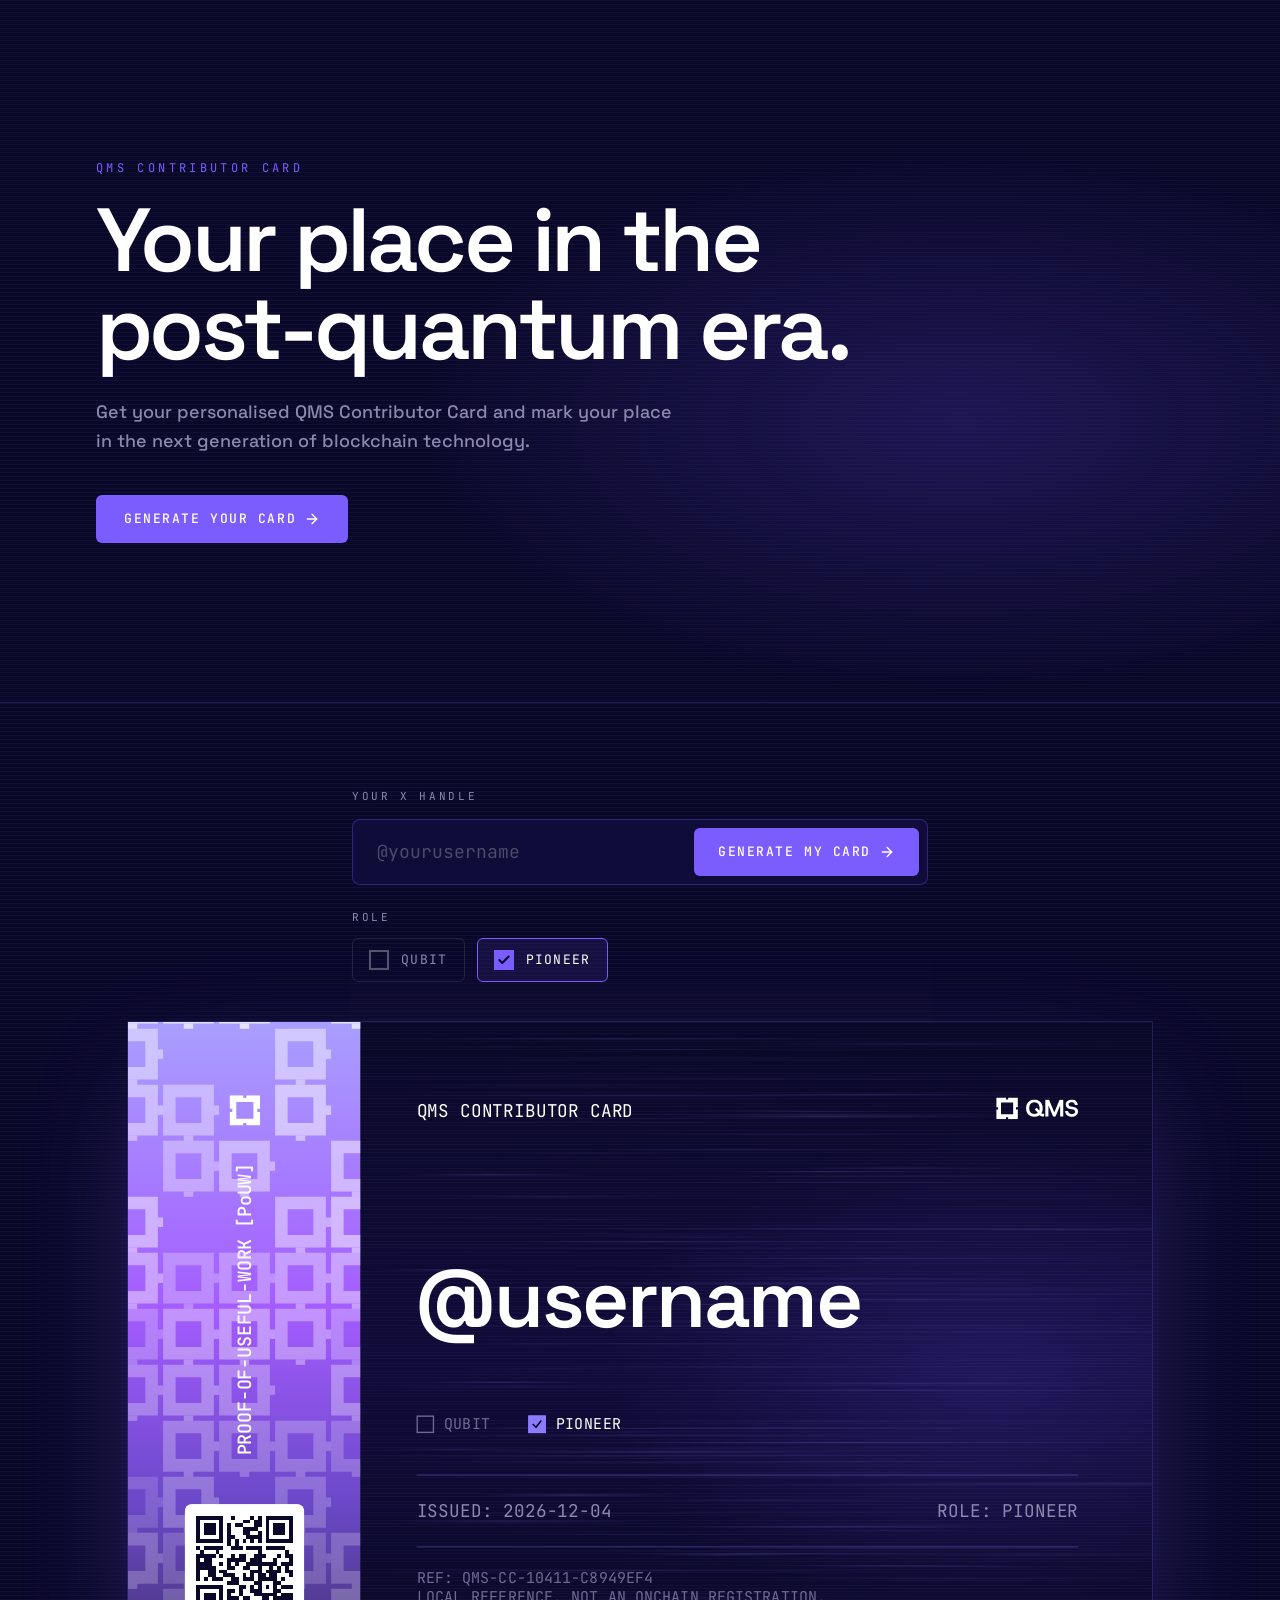
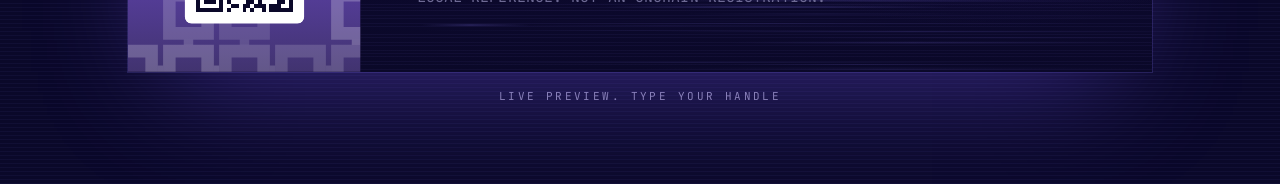
<file: contributor-card/index.html>
<!DOCTYPE html>
<html lang="en">
  <head>
    <meta charset="UTF-8" />
    <meta name="viewport" content="width=device-width, initial-scale=1.0" />
    <title>QMS Contributor Card</title>
    <meta name="description" content="Generate your personalised QMS Contributor Card and mark your place in the post-quantum era." />
    <meta name="theme-color" content="#0A0829" />
    <script type="module" crossorigin src="./assets/index-BtE_GbR6.js"></script>
    <link rel="stylesheet" crossorigin href="./assets/index-CRVENLkE.css">
  </head>
  <body>
    <div id="root"></div>
  </body>
</html>
</file>
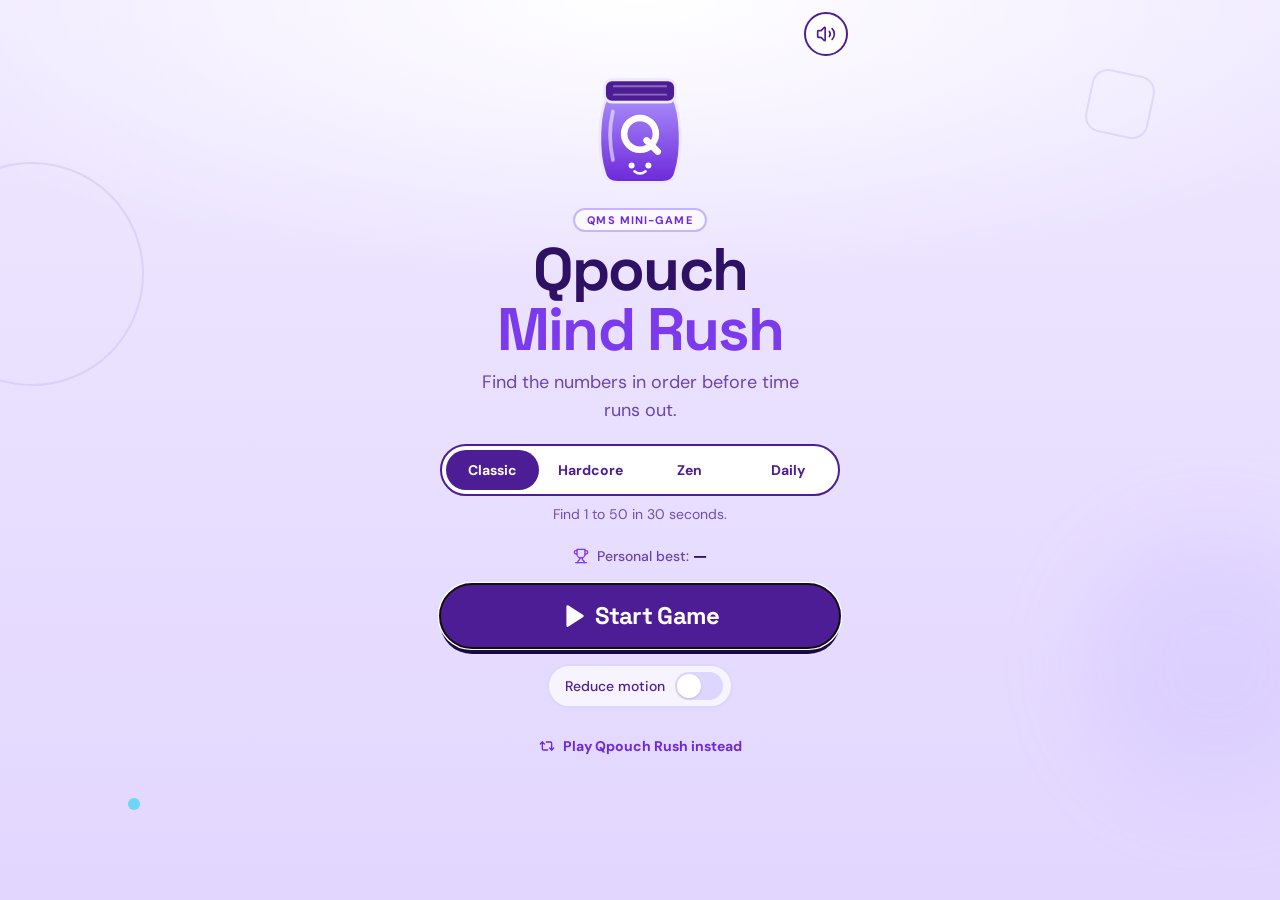
<file: games/mind/index.html>
<!DOCTYPE html>
<html lang="en">
  <head>
    <meta charset="UTF-8" />
    <meta name="viewport" content="width=device-width, initial-scale=1.0, viewport-fit=cover, maximum-scale=1.0, user-scalable=no" />
    <meta name="generator" content="Arc Studio by Circle — https://studio.arc.io" />
    <meta name="theme-color" content="#2a0f5c" />
    <title>Qpouch Rush | QMS</title>
    <link rel="preconnect" href="https://fonts.googleapis.com" />
    <link rel="preconnect" href="https://fonts.gstatic.com" crossorigin />
    <link
      href="https://fonts.googleapis.com/css2?family=DM+Sans:wght@400;500;700&family=Space+Grotesk:wght@500;700&display=swap"
      rel="stylesheet"
    />
    <script type="module" crossorigin src="./assets/index-CoLajCRW.js"></script>
    <link rel="stylesheet" crossorigin href="./assets/index-DY88KUfD.css">
  </head>
  <body>
    
    <div id="root"></div>
  </body>
</html>
</file>
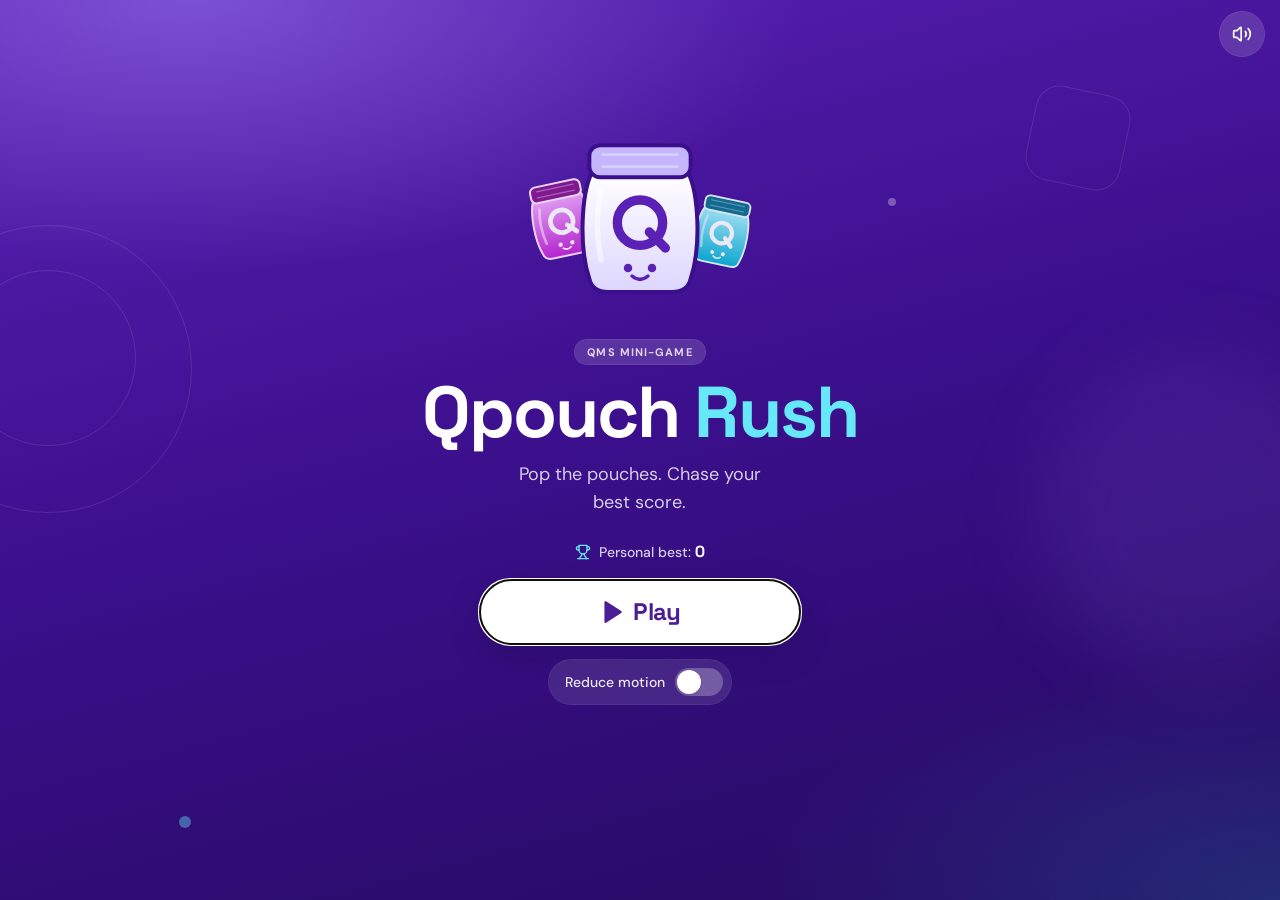
<file: games/rush/index.html>
<!DOCTYPE html>
<html lang="en">
  <head>
    <meta charset="UTF-8" />
    <meta name="viewport" content="width=device-width, initial-scale=1.0, viewport-fit=cover, maximum-scale=1.0, user-scalable=no" />
    <meta name="generator" content="Arc Studio by Circle — https://studio.arc.io" />
    <meta name="theme-color" content="#2a0f5c" />
    <title>Qpouch Rush | QMS</title>
    <link rel="preconnect" href="https://fonts.googleapis.com" />
    <link rel="preconnect" href="https://fonts.gstatic.com" crossorigin />
    <link
      href="https://fonts.googleapis.com/css2?family=DM+Sans:wght@400;500;700&family=Space+Grotesk:wght@500;700&display=swap"
      rel="stylesheet"
    />
    <script type="module" crossorigin src="./assets/index-B3ujp5Rw.js"></script>
    <link rel="stylesheet" crossorigin href="./assets/index-DFd00YT1.css">
  </head>
  <body>
    
    <div id="root"></div>
  </body>
</html>
</file>
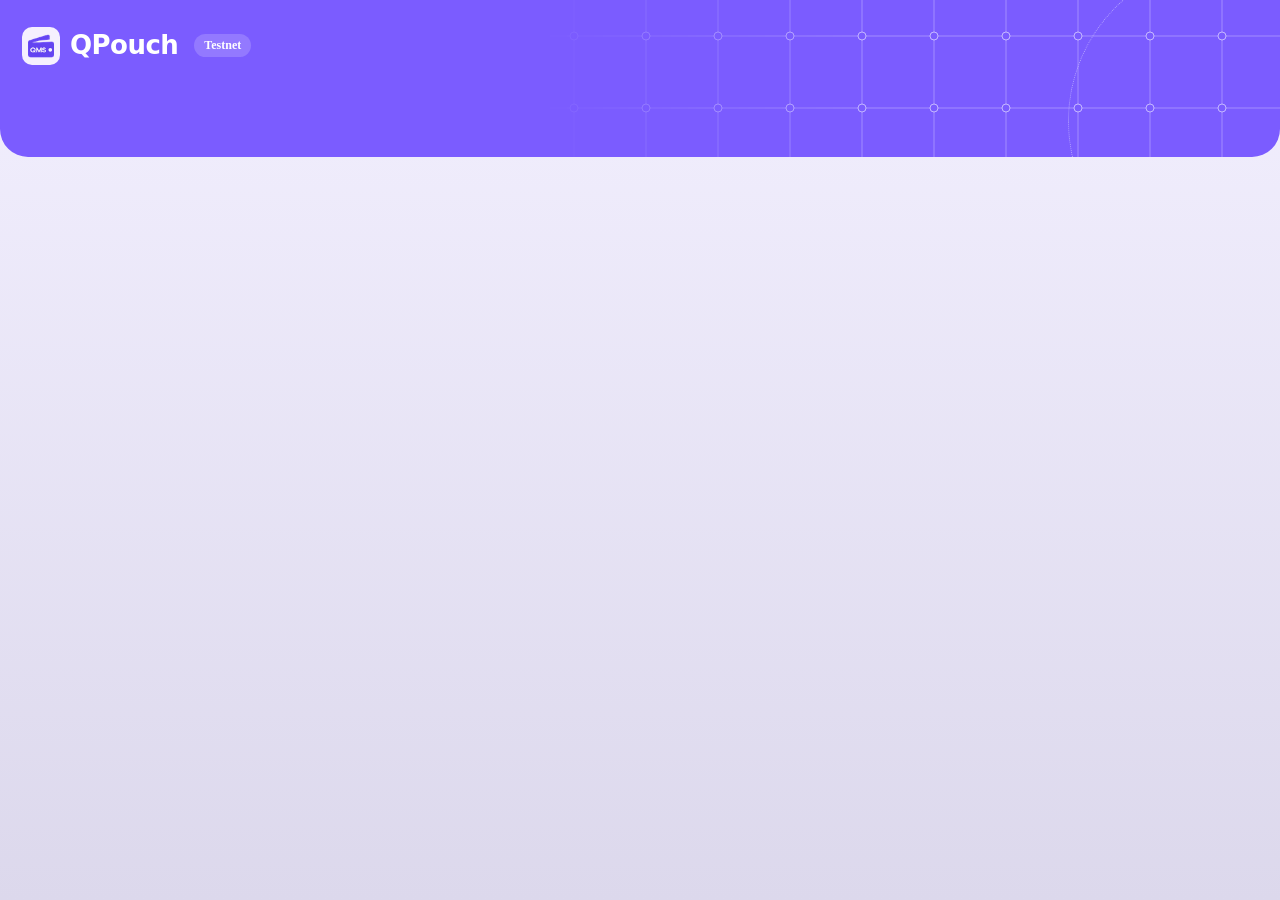
<file: popup.html>
<!DOCTYPE html><html lang="en"><head><meta charset="utf-8"><meta name="viewport" content="width=device-width,initial-scale=1"><title>QPouch</title><link rel="stylesheet" href="popup.css"></head><body><div id="app">
  <header class="hero"><div class="brand">
    <img src="icons/icon48.png" alt="" width="38" height="38">QPouch<small>Testnet</small></div></header>
  <main id="view"></main>
</div><div id="modal" hidden></div><script src="ethers.umd.min.js"></script><script src="popup.js"></script></body></html>
</file>
<file: contributor-card/assets/index-CRVENLkE.css>
@font-face{font-family:Space Grotesk;font-style:normal;font-display:swap;font-weight:500;src:url(./space-grotesk-latin-500-normal-lFbtlQH6.woff2) format("woff2"),url(./space-grotesk-latin-500-normal-CNSSEhBt.woff) format("woff")}@font-face{font-family:Space Grotesk;font-style:normal;font-display:swap;font-weight:600;src:url(./space-grotesk-latin-600-normal-DjKNqYRj.woff2) format("woff2"),url(./space-grotesk-latin-600-normal-BflQw4A9.woff) format("woff")}@font-face{font-family:Space Grotesk;font-style:normal;font-display:swap;font-weight:700;src:url(./space-grotesk-latin-700-normal-RjhwGPKo.woff2) format("woff2"),url(./space-grotesk-latin-700-normal-CwsQ-cCU.woff) format("woff")}@font-face{font-family:JetBrains Mono;font-style:normal;font-display:swap;font-weight:400;src:url(./jetbrains-mono-latin-400-normal-V6pRDFza.woff2) format("woff2"),url(./jetbrains-mono-latin-400-normal-6-qcROiO.woff) format("woff")}@font-face{font-family:JetBrains Mono;font-style:normal;font-display:swap;font-weight:500;src:url(./jetbrains-mono-latin-500-normal-BWZEU5yA.woff2) format("woff2"),url(./jetbrains-mono-latin-500-normal-CJOVTJB7.woff) format("woff")}@font-face{font-family:JetBrains Mono;font-style:normal;font-display:swap;font-weight:700;src:url(./jetbrains-mono-latin-700-normal-BYuf6tUa.woff2) format("woff2"),url(./jetbrains-mono-latin-700-normal-D3wTyLJW.woff) format("woff")}*,:before,:after{--tw-border-spacing-x: 0;--tw-border-spacing-y: 0;--tw-translate-x: 0;--tw-translate-y: 0;--tw-rotate: 0;--tw-skew-x: 0;--tw-skew-y: 0;--tw-scale-x: 1;--tw-scale-y: 1;--tw-pan-x: ;--tw-pan-y: ;--tw-pinch-zoom: ;--tw-scroll-snap-strictness: proximity;--tw-gradient-from-position: ;--tw-gradient-via-position: ;--tw-gradient-to-position: ;--tw-ordinal: ;--tw-slashed-zero: ;--tw-numeric-figure: ;--tw-numeric-spacing: ;--tw-numeric-fraction: ;--tw-ring-inset: ;--tw-ring-offset-width: 0px;--tw-ring-offset-color: #fff;--tw-ring-color: rgb(59 130 246 / .5);--tw-ring-offset-shadow: 0 0 #0000;--tw-ring-shadow: 0 0 #0000;--tw-shadow: 0 0 #0000;--tw-shadow-colored: 0 0 #0000;--tw-blur: ;--tw-brightness: ;--tw-contrast: ;--tw-grayscale: ;--tw-hue-rotate: ;--tw-invert: ;--tw-saturate: ;--tw-sepia: ;--tw-drop-shadow: ;--tw-backdrop-blur: ;--tw-backdrop-brightness: ;--tw-backdrop-contrast: ;--tw-backdrop-grayscale: ;--tw-backdrop-hue-rotate: ;--tw-backdrop-invert: ;--tw-backdrop-opacity: ;--tw-backdrop-saturate: ;--tw-backdrop-sepia: ;--tw-contain-size: ;--tw-contain-layout: ;--tw-contain-paint: ;--tw-contain-style: }::backdrop{--tw-border-spacing-x: 0;--tw-border-spacing-y: 0;--tw-translate-x: 0;--tw-translate-y: 0;--tw-rotate: 0;--tw-skew-x: 0;--tw-skew-y: 0;--tw-scale-x: 1;--tw-scale-y: 1;--tw-pan-x: ;--tw-pan-y: ;--tw-pinch-zoom: ;--tw-scroll-snap-strictness: proximity;--tw-gradient-from-position: ;--tw-gradient-via-position: ;--tw-gradient-to-position: ;--tw-ordinal: ;--tw-slashed-zero: ;--tw-numeric-figure: ;--tw-numeric-spacing: ;--tw-numeric-fraction: ;--tw-ring-inset: ;--tw-ring-offset-width: 0px;--tw-ring-offset-color: #fff;--tw-ring-color: rgb(59 130 246 / .5);--tw-ring-offset-shadow: 0 0 #0000;--tw-ring-shadow: 0 0 #0000;--tw-shadow: 0 0 #0000;--tw-shadow-colored: 0 0 #0000;--tw-blur: ;--tw-brightness: ;--tw-contrast: ;--tw-grayscale: ;--tw-hue-rotate: ;--tw-invert: ;--tw-saturate: ;--tw-sepia: ;--tw-drop-shadow: ;--tw-backdrop-blur: ;--tw-backdrop-brightness: ;--tw-backdrop-contrast: ;--tw-backdrop-grayscale: ;--tw-backdrop-hue-rotate: ;--tw-backdrop-invert: ;--tw-backdrop-opacity: ;--tw-backdrop-saturate: ;--tw-backdrop-sepia: ;--tw-contain-size: ;--tw-contain-layout: ;--tw-contain-paint: ;--tw-contain-style: }*,:before,:after{box-sizing:border-box;border-width:0;border-style:solid;border-color:#e5e7eb}:before,:after{--tw-content: ""}html,:host{line-height:1.5;-webkit-text-size-adjust:100%;-moz-tab-size:4;-o-tab-size:4;tab-size:4;font-family:ui-sans-serif,system-ui,sans-serif,"Apple Color Emoji","Segoe UI Emoji",Segoe UI Symbol,"Noto Color Emoji";font-feature-settings:normal;font-variation-settings:normal;-webkit-tap-highlight-color:transparent}body{margin:0;line-height:inherit}hr{height:0;color:inherit;border-top-width:1px}abbr:where([title]){-webkit-text-decoration:underline dotted;text-decoration:underline dotted}h1,h2,h3,h4,h5,h6{font-size:inherit;font-weight:inherit}a{color:inherit;text-decoration:inherit}b,strong{font-weight:bolder}code,kbd,samp,pre{font-family:JetBrains Mono,ui-monospace,monospace;font-feature-settings:normal;font-variation-settings:normal;font-size:1em}small{font-size:80%}sub,sup{font-size:75%;line-height:0;position:relative;vertical-align:baseline}sub{bottom:-.25em}sup{top:-.5em}table{text-indent:0;border-color:inherit;border-collapse:collapse}button,input,optgroup,select,textarea{font-family:inherit;font-feature-settings:inherit;font-variation-settings:inherit;font-size:100%;font-weight:inherit;line-height:inherit;letter-spacing:inherit;color:inherit;margin:0;padding:0}button,select{text-transform:none}button,input:where([type=button]),input:where([type=reset]),input:where([type=submit]){-webkit-appearance:button;background-color:transparent;background-image:none}:-moz-focusring{outline:auto}:-moz-ui-invalid{box-shadow:none}progress{vertical-align:baseline}::-webkit-inner-spin-button,::-webkit-outer-spin-button{height:auto}[type=search]{-webkit-appearance:textfield;outline-offset:-2px}::-webkit-search-decoration{-webkit-appearance:none}::-webkit-file-upload-button{-webkit-appearance:button;font:inherit}summary{display:list-item}blockquote,dl,dd,h1,h2,h3,h4,h5,h6,hr,figure,p,pre{margin:0}fieldset{margin:0;padding:0}legend{padding:0}ol,ul,menu{list-style:none;margin:0;padding:0}dialog{padding:0}textarea{resize:vertical}input::-moz-placeholder,textarea::-moz-placeholder{opacity:1;color:#9ca3af}input::placeholder,textarea::placeholder{opacity:1;color:#9ca3af}button,[role=button]{cursor:pointer}:disabled{cursor:default}img,svg,video,canvas,audio,iframe,embed,object{display:block;vertical-align:middle}img,video{max-width:100%;height:auto}[hidden]:where(:not([hidden=until-found])){display:none}.container{width:100%}@media(min-width:640px){.container{max-width:640px}}@media(min-width:768px){.container{max-width:768px}}@media(min-width:1024px){.container{max-width:1024px}}@media(min-width:1280px){.container{max-width:1280px}}@media(min-width:1536px){.container{max-width:1536px}}.sr-only{position:absolute;width:1px;height:1px;padding:0;margin:-1px;overflow:hidden;clip:rect(0,0,0,0);white-space:nowrap;border-width:0}.pointer-events-none{pointer-events:none}.static{position:static}.fixed{position:fixed}.absolute{position:absolute}.relative{position:relative}.inset-0{top:0;right:0;bottom:0;left:0}.inset-x-0{left:0;right:0}.bottom-4{bottom:1rem}.top-0{top:0}.isolate{isolation:isolate}.-z-10{z-index:-10}.z-10{z-index:10}.mx-auto{margin-left:auto;margin-right:auto}.mt-10{margin-top:2.5rem}.mt-3{margin-top:.75rem}.mt-4{margin-top:1rem}.mt-5{margin-top:1.25rem}.mt-6{margin-top:1.5rem}.mt-8{margin-top:2rem}.block{display:block}.flex{display:flex}.inline-flex{display:inline-flex}.grid{display:grid}.hidden{display:none}.h-1\/3{height:33.333333%}.h-24{height:6rem}.h-3\.5{height:.875rem}.h-4{height:1rem}.h-5{height:1.25rem}.min-h-11{min-height:2.75rem}.min-h-12{min-height:3rem}.min-h-\[78dvh\]{min-height:78dvh}.min-h-dvh{min-height:100dvh}.w-24{width:6rem}.w-3\.5{width:.875rem}.w-4{width:1rem}.w-5{width:1.25rem}.w-full{width:100%}.min-w-0{min-width:0px}.max-w-4xl{max-width:56rem}.max-w-5xl{max-width:64rem}.max-w-6xl{max-width:72rem}.max-w-\[1100px\]{max-width:1100px}.max-w-md{max-width:28rem}.max-w-xl{max-width:36rem}.flex-1{flex:1 1 0%}.shrink-0{flex-shrink:0}.transform{transform:translate(var(--tw-translate-x),var(--tw-translate-y)) rotate(var(--tw-rotate)) skew(var(--tw-skew-x)) skewY(var(--tw-skew-y)) scaleX(var(--tw-scale-x)) scaleY(var(--tw-scale-y))}.cursor-pointer{cursor:pointer}.scroll-mt-4{scroll-margin-top:1rem}.flex-col{flex-direction:column}.place-items-center{place-items:center}.items-center{align-items:center}.justify-center{justify-content:center}.gap-2{gap:.5rem}.gap-3{gap:.75rem}.overflow-hidden{overflow:hidden}.truncate{overflow:hidden;text-overflow:ellipsis;white-space:nowrap}.text-balance{text-wrap:balance}.text-pretty{text-wrap:pretty}.rounded-lg{border-radius:.5rem}.rounded-md{border-radius:.375rem}.border{border-width:1px}.border-2{border-width:2px}.border-b{border-bottom-width:1px}.border-t{border-top-width:1px}.border-lavender\/40{border-color:#b8aeff66}.border-red-400\/70{border-color:#f87171b3}.border-violet{--tw-border-opacity: 1;border-color:rgb(122 92 255 / var(--tw-border-opacity, 1))}.border-violet\/15{border-color:#7a5cff26}.border-violet\/30{border-color:#7a5cff4d}.border-white\/10{border-color:#ffffff1a}.border-white\/30{border-color:#ffffff4d}.bg-ink{--tw-bg-opacity: 1;background-color:rgb(10 8 41 / var(--tw-bg-opacity, 1))}.bg-ink\/80{background-color:#0a0829cc}.bg-panel{--tw-bg-opacity: 1;background-color:rgb(16 12 58 / var(--tw-bg-opacity, 1))}.bg-transparent{background-color:transparent}.bg-violet{--tw-bg-opacity: 1;background-color:rgb(122 92 255 / var(--tw-bg-opacity, 1))}.bg-violet\/10{background-color:#7a5cff1a}.bg-\[radial-gradient\(ellipse_60\%_55\%_at_75\%_60\%\,rgba\(98\,72\,230\,0\.22\)\,transparent_70\%\)\]{background-image:radial-gradient(ellipse 60% 55% at 75% 60%,rgba(98,72,230,.22),transparent 70%)}.bg-gradient-to-b{background-image:linear-gradient(to bottom,var(--tw-gradient-stops))}.from-transparent{--tw-gradient-from: transparent var(--tw-gradient-from-position);--tw-gradient-to: rgb(0 0 0 / 0) var(--tw-gradient-to-position);--tw-gradient-stops: var(--tw-gradient-from), var(--tw-gradient-to)}.to-violet\/25{--tw-gradient-to: rgb(122 92 255 / .25) var(--tw-gradient-to-position)}.p-2{padding:.5rem}.px-4{padding-left:1rem;padding-right:1rem}.px-5{padding-left:1.25rem;padding-right:1.25rem}.px-6{padding-left:1.5rem;padding-right:1.5rem}.px-7{padding-left:1.75rem;padding-right:1.75rem}.py-16{padding-top:4rem;padding-bottom:4rem}.pb-16{padding-bottom:4rem}.pt-16{padding-top:4rem}.text-left{text-align:left}.text-center{text-align:center}.font-mono{font-family:JetBrains Mono,ui-monospace,monospace}.text-\[10px\]{font-size:10px}.text-\[11px\]{font-size:11px}.text-\[12px\]{font-size:12px}.text-\[13px\]{font-size:13px}.text-\[clamp\(2\.6rem\,7vw\,5\.75rem\)\]{font-size:clamp(2.6rem,7vw,5.75rem)}.text-lg{font-size:1.125rem;line-height:1.75rem}.text-sm{font-size:.875rem;line-height:1.25rem}.font-medium{font-weight:500}.font-semibold{font-weight:600}.uppercase{text-transform:uppercase}.leading-\[0\.98\]{line-height:.98}.leading-relaxed{line-height:1.625}.tracking-\[-0\.04em\]{letter-spacing:-.04em}.tracking-\[0\.12em\]{letter-spacing:.12em}.tracking-\[0\.1em\]{letter-spacing:.1em}.tracking-\[0\.22em\]{letter-spacing:.22em}.tracking-\[0\.24em\]{letter-spacing:.24em}.tracking-\[0\.28em\]{letter-spacing:.28em}.text-ink{--tw-text-opacity: 1;color:rgb(10 8 41 / var(--tw-text-opacity, 1))}.text-lavender{--tw-text-opacity: 1;color:rgb(184 174 255 / var(--tw-text-opacity, 1))}.text-muted{--tw-text-opacity: 1;color:rgb(140 136 173 / var(--tw-text-opacity, 1))}.text-muted\/80{color:#8c88adcc}.text-red-300{--tw-text-opacity: 1;color:rgb(252 165 165 / var(--tw-text-opacity, 1))}.text-violet{--tw-text-opacity: 1;color:rgb(122 92 255 / var(--tw-text-opacity, 1))}.text-violet\/20{color:#7a5cff33}.text-white{--tw-text-opacity: 1;color:rgb(255 255 255 / var(--tw-text-opacity, 1))}.opacity-60{opacity:.6}.shadow-\[0_40px_120px_-40px_rgba\(122\,92\,255\,0\.45\)\,0_0_0_1px_rgba\(139\,124\,255\,0\.18\)\]{--tw-shadow: 0 40px 120px -40px rgba(122,92,255,.45),0 0 0 1px rgba(139,124,255,.18);--tw-shadow-colored: 0 40px 120px -40px var(--tw-shadow-color), 0 0 0 1px var(--tw-shadow-color);box-shadow:var(--tw-ring-offset-shadow, 0 0 #0000),var(--tw-ring-shadow, 0 0 #0000),var(--tw-shadow)}.filter{filter:var(--tw-blur) var(--tw-brightness) var(--tw-contrast) var(--tw-grayscale) var(--tw-hue-rotate) var(--tw-invert) var(--tw-saturate) var(--tw-sepia) var(--tw-drop-shadow)}.transition{transition-property:color,background-color,border-color,text-decoration-color,fill,stroke,opacity,box-shadow,transform,filter,backdrop-filter;transition-timing-function:cubic-bezier(.4,0,.2,1);transition-duration:.15s}.transition-colors{transition-property:color,background-color,border-color,text-decoration-color,fill,stroke;transition-timing-function:cubic-bezier(.4,0,.2,1);transition-duration:.15s}.transition-transform{transition-property:transform;transition-timing-function:cubic-bezier(.4,0,.2,1);transition-duration:.15s}*{box-sizing:border-box}html{scroll-behavior:smooth;background:#0a0829}body{margin:0;min-height:100dvh;background:#0a0829;color:#fff;font-family:Space Grotesk,ui-sans-serif,sans-serif;-webkit-font-smoothing:antialiased;overflow-x:hidden}::-moz-selection{background:#7a5cff;color:#fff}::selection{background:#7a5cff;color:#fff}.scanlines{background-image:repeating-linear-gradient(180deg,rgba(150,130,255,.05) 0px,rgba(150,130,255,.05) 1px,transparent 1px,transparent 4px)}@keyframes scan{0%{transform:translateY(0)}to{transform:translateY(200%)}}@keyframes blink{50%{opacity:.2}}@media(prefers-reduced-motion:reduce){html{scroll-behavior:auto}}.placeholder\:text-white\/25::-moz-placeholder{color:#ffffff40}.placeholder\:text-white\/25::placeholder{color:#ffffff40}.focus-within\:border-lavender:focus-within{--tw-border-opacity: 1;border-color:rgb(184 174 255 / var(--tw-border-opacity, 1))}.hover\:border-lavender:hover{--tw-border-opacity: 1;border-color:rgb(184 174 255 / var(--tw-border-opacity, 1))}.hover\:border-violet\/50:hover{border-color:#7a5cff80}.hover\:bg-\[\#8a6dff\]:hover{--tw-bg-opacity: 1;background-color:rgb(138 109 255 / var(--tw-bg-opacity, 1))}.hover\:bg-white\/5:hover{background-color:#ffffff0d}.hover\:text-white:hover{--tw-text-opacity: 1;color:rgb(255 255 255 / var(--tw-text-opacity, 1))}.focus\:outline-none:focus{outline:2px solid transparent;outline-offset:2px}.focus-visible\:outline-none:focus-visible{outline:2px solid transparent;outline-offset:2px}.focus-visible\:ring-2:focus-visible{--tw-ring-offset-shadow: var(--tw-ring-inset) 0 0 0 var(--tw-ring-offset-width) var(--tw-ring-offset-color);--tw-ring-shadow: var(--tw-ring-inset) 0 0 0 calc(2px + var(--tw-ring-offset-width)) var(--tw-ring-color);box-shadow:var(--tw-ring-offset-shadow),var(--tw-ring-shadow),var(--tw-shadow, 0 0 #0000)}.focus-visible\:ring-lavender:focus-visible{--tw-ring-opacity: 1;--tw-ring-color: rgb(184 174 255 / var(--tw-ring-opacity, 1))}.focus-visible\:ring-offset-2:focus-visible{--tw-ring-offset-width: 2px}.focus-visible\:ring-offset-ink:focus-visible{--tw-ring-offset-color: #0A0829}.focus-visible\:ring-offset-panel:focus-visible{--tw-ring-offset-color: #100C3A}.disabled\:opacity-60:disabled{opacity:.6}.group:hover .group-hover\:translate-x-1{--tw-translate-x: .25rem;transform:translate(var(--tw-translate-x),var(--tw-translate-y)) rotate(var(--tw-rotate)) skew(var(--tw-skew-x)) skewY(var(--tw-skew-y)) scaleX(var(--tw-scale-x)) scaleY(var(--tw-scale-y))}.has-\[\:focus-visible\]\:ring-2:has(:focus-visible){--tw-ring-offset-shadow: var(--tw-ring-inset) 0 0 0 var(--tw-ring-offset-width) var(--tw-ring-offset-color);--tw-ring-shadow: var(--tw-ring-inset) 0 0 0 calc(2px + var(--tw-ring-offset-width)) var(--tw-ring-color);box-shadow:var(--tw-ring-offset-shadow),var(--tw-ring-shadow),var(--tw-shadow, 0 0 #0000)}.has-\[\:focus-visible\]\:ring-lavender:has(:focus-visible){--tw-ring-opacity: 1;--tw-ring-color: rgb(184 174 255 / var(--tw-ring-opacity, 1))}@media(min-width:640px){.sm\:bottom-6{bottom:1.5rem}.sm\:h-32{height:8rem}.sm\:w-32{width:8rem}.sm\:flex-row{flex-direction:row}.sm\:flex-wrap{flex-wrap:wrap}.sm\:items-center{align-items:center}.sm\:justify-center{justify-content:center}.sm\:px-8{padding-left:2rem;padding-right:2rem}.sm\:py-20{padding-top:5rem;padding-bottom:5rem}.sm\:text-xs{font-size:.75rem;line-height:1rem}}
</file>
<file: games/mind/assets/index-DY88KUfD.css>
*,:before,:after{--tw-border-spacing-x: 0;--tw-border-spacing-y: 0;--tw-translate-x: 0;--tw-translate-y: 0;--tw-rotate: 0;--tw-skew-x: 0;--tw-skew-y: 0;--tw-scale-x: 1;--tw-scale-y: 1;--tw-pan-x: ;--tw-pan-y: ;--tw-pinch-zoom: ;--tw-scroll-snap-strictness: proximity;--tw-gradient-from-position: ;--tw-gradient-via-position: ;--tw-gradient-to-position: ;--tw-ordinal: ;--tw-slashed-zero: ;--tw-numeric-figure: ;--tw-numeric-spacing: ;--tw-numeric-fraction: ;--tw-ring-inset: ;--tw-ring-offset-width: 0px;--tw-ring-offset-color: #fff;--tw-ring-color: rgb(59 130 246 / .5);--tw-ring-offset-shadow: 0 0 #0000;--tw-ring-shadow: 0 0 #0000;--tw-shadow: 0 0 #0000;--tw-shadow-colored: 0 0 #0000;--tw-blur: ;--tw-brightness: ;--tw-contrast: ;--tw-grayscale: ;--tw-hue-rotate: ;--tw-invert: ;--tw-saturate: ;--tw-sepia: ;--tw-drop-shadow: ;--tw-backdrop-blur: ;--tw-backdrop-brightness: ;--tw-backdrop-contrast: ;--tw-backdrop-grayscale: ;--tw-backdrop-hue-rotate: ;--tw-backdrop-invert: ;--tw-backdrop-opacity: ;--tw-backdrop-saturate: ;--tw-backdrop-sepia: ;--tw-contain-size: ;--tw-contain-layout: ;--tw-contain-paint: ;--tw-contain-style: }::backdrop{--tw-border-spacing-x: 0;--tw-border-spacing-y: 0;--tw-translate-x: 0;--tw-translate-y: 0;--tw-rotate: 0;--tw-skew-x: 0;--tw-skew-y: 0;--tw-scale-x: 1;--tw-scale-y: 1;--tw-pan-x: ;--tw-pan-y: ;--tw-pinch-zoom: ;--tw-scroll-snap-strictness: proximity;--tw-gradient-from-position: ;--tw-gradient-via-position: ;--tw-gradient-to-position: ;--tw-ordinal: ;--tw-slashed-zero: ;--tw-numeric-figure: ;--tw-numeric-spacing: ;--tw-numeric-fraction: ;--tw-ring-inset: ;--tw-ring-offset-width: 0px;--tw-ring-offset-color: #fff;--tw-ring-color: rgb(59 130 246 / .5);--tw-ring-offset-shadow: 0 0 #0000;--tw-ring-shadow: 0 0 #0000;--tw-shadow: 0 0 #0000;--tw-shadow-colored: 0 0 #0000;--tw-blur: ;--tw-brightness: ;--tw-contrast: ;--tw-grayscale: ;--tw-hue-rotate: ;--tw-invert: ;--tw-saturate: ;--tw-sepia: ;--tw-drop-shadow: ;--tw-backdrop-blur: ;--tw-backdrop-brightness: ;--tw-backdrop-contrast: ;--tw-backdrop-grayscale: ;--tw-backdrop-hue-rotate: ;--tw-backdrop-invert: ;--tw-backdrop-opacity: ;--tw-backdrop-saturate: ;--tw-backdrop-sepia: ;--tw-contain-size: ;--tw-contain-layout: ;--tw-contain-paint: ;--tw-contain-style: }*,:before,:after{box-sizing:border-box;border-width:0;border-style:solid;border-color:#e5e7eb}:before,:after{--tw-content: ""}html,:host{line-height:1.5;-webkit-text-size-adjust:100%;-moz-tab-size:4;-o-tab-size:4;tab-size:4;font-family:ui-sans-serif,system-ui,sans-serif,"Apple Color Emoji","Segoe UI Emoji",Segoe UI Symbol,"Noto Color Emoji";font-feature-settings:normal;font-variation-settings:normal;-webkit-tap-highlight-color:transparent}body{margin:0;line-height:inherit}hr{height:0;color:inherit;border-top-width:1px}abbr:where([title]){-webkit-text-decoration:underline dotted;text-decoration:underline dotted}h1,h2,h3,h4,h5,h6{font-size:inherit;font-weight:inherit}a{color:inherit;text-decoration:inherit}b,strong{font-weight:bolder}code,kbd,samp,pre{font-family:ui-monospace,SFMono-Regular,Menlo,Monaco,Consolas,Liberation Mono,Courier New,monospace;font-feature-settings:normal;font-variation-settings:normal;font-size:1em}small{font-size:80%}sub,sup{font-size:75%;line-height:0;position:relative;vertical-align:baseline}sub{bottom:-.25em}sup{top:-.5em}table{text-indent:0;border-color:inherit;border-collapse:collapse}button,input,optgroup,select,textarea{font-family:inherit;font-feature-settings:inherit;font-variation-settings:inherit;font-size:100%;font-weight:inherit;line-height:inherit;letter-spacing:inherit;color:inherit;margin:0;padding:0}button,select{text-transform:none}button,input:where([type=button]),input:where([type=reset]),input:where([type=submit]){-webkit-appearance:button;background-color:transparent;background-image:none}:-moz-focusring{outline:auto}:-moz-ui-invalid{box-shadow:none}progress{vertical-align:baseline}::-webkit-inner-spin-button,::-webkit-outer-spin-button{height:auto}[type=search]{-webkit-appearance:textfield;outline-offset:-2px}::-webkit-search-decoration{-webkit-appearance:none}::-webkit-file-upload-button{-webkit-appearance:button;font:inherit}summary{display:list-item}blockquote,dl,dd,h1,h2,h3,h4,h5,h6,hr,figure,p,pre{margin:0}fieldset{margin:0;padding:0}legend{padding:0}ol,ul,menu{list-style:none;margin:0;padding:0}dialog{padding:0}textarea{resize:vertical}input::-moz-placeholder,textarea::-moz-placeholder{opacity:1;color:#9ca3af}input::placeholder,textarea::placeholder{opacity:1;color:#9ca3af}button,[role=button]{cursor:pointer}:disabled{cursor:default}img,svg,video,canvas,audio,iframe,embed,object{display:block;vertical-align:middle}img,video{max-width:100%;height:auto}[hidden]:where(:not([hidden=until-found])){display:none}.pointer-events-none{pointer-events:none}.visible{visibility:visible}.static{position:static}.absolute{position:absolute}.relative{position:relative}.inset-0{top:0;right:0;bottom:0;left:0}.inset-x-0{left:0;right:0}.-left-10{left:-2.5rem}.-left-20{left:-5rem}.-left-24{left:-6rem}.-right-16{right:-4rem}.-right-20{right:-5rem}.bottom-1\/4{bottom:25%}.bottom-\[10\%\]{bottom:10%}.bottom-\[12\%\]{bottom:12%}.bottom-\[8\%\]{bottom:8%}.left-0{left:0}.left-1\/2{left:50%}.left-\[10\%\]{left:10%}.left-\[14\%\]{left:14%}.right-0{right:0}.right-4{right:1rem}.right-\[10\%\]{right:10%}.right-\[12\%\]{right:12%}.right-\[30\%\]{right:30%}.top-0{top:0}.top-1\/4{top:25%}.top-10{top:2.5rem}.top-14{top:3.5rem}.top-3{top:.75rem}.top-\[10\%\]{top:10%}.top-\[18\%\]{top:18%}.top-\[22\%\]{top:22%}.top-\[30\%\]{top:30%}.top-\[8\%\]{top:8%}.top-\[max\(0\.75rem\,env\(safe-area-inset-top\)\)\]{top:max(.75rem,env(safe-area-inset-top))}.isolate{isolation:isolate}.-z-10{z-index:-10}.z-10{z-index:10}.z-20{z-index:20}.z-30{z-index:30}.order-1{order:1}.mx-4{margin-left:1rem;margin-right:1rem}.mx-auto{margin-left:auto;margin-right:auto}.-mt-1{margin-top:-.25rem}.mb-1{margin-bottom:.25rem}.mb-2{margin-bottom:.5rem}.mt-1{margin-top:.25rem}.mt-1\.5{margin-top:.375rem}.mt-2{margin-top:.5rem}.mt-3{margin-top:.75rem}.block{display:block}.inline-block{display:inline-block}.flex{display:flex}.grid{display:grid}.hidden{display:none}.h-1{height:.25rem}.h-1\.5{height:.375rem}.h-10{height:2.5rem}.h-11{height:2.75rem}.h-12{height:3rem}.h-16{height:4rem}.h-2{height:.5rem}.h-20{height:5rem}.h-24{height:6rem}.h-28{height:7rem}.h-3{height:.75rem}.h-40{height:10rem}.h-44{height:11rem}.h-56{height:14rem}.h-6{height:1.5rem}.h-64{height:16rem}.h-7{height:1.75rem}.h-72{height:18rem}.h-8{height:2rem}.h-80{height:20rem}.h-\[72px\]{height:72px}.h-dvh{height:100dvh}.h-full{height:100%}.min-h-0{min-height:0px}.min-h-11{min-height:2.75rem}.w-11{width:2.75rem}.w-12{width:3rem}.w-14{width:3.5rem}.w-16{width:4rem}.w-2{width:.5rem}.w-24{width:6rem}.w-3{width:.75rem}.w-44{width:11rem}.w-56{width:14rem}.w-6{width:1.5rem}.w-64{width:16rem}.w-72{width:18rem}.w-80{width:20rem}.w-\[134px\]{width:134px}.w-\[60px\]{width:60px}.w-\[67px\]{width:67px}.w-\[94px\]{width:94px}.w-full{width:100%}.min-w-\[88px\]{min-width:88px}.max-w-\[640px\]{max-width:640px}.max-w-md{max-width:28rem}.max-w-sm{max-width:24rem}.max-w-xs{max-width:20rem}.flex-1{flex:1 1 0%}.origin-left{transform-origin:left}.-translate-x-1\/2{--tw-translate-x: -50%;transform:translate(var(--tw-translate-x),var(--tw-translate-y)) rotate(var(--tw-rotate)) skew(var(--tw-skew-x)) skewY(var(--tw-skew-y)) scaleX(var(--tw-scale-x)) scaleY(var(--tw-scale-y))}.translate-x-5{--tw-translate-x: 1.25rem;transform:translate(var(--tw-translate-x),var(--tw-translate-y)) rotate(var(--tw-rotate)) skew(var(--tw-skew-x)) skewY(var(--tw-skew-y)) scaleX(var(--tw-scale-x)) scaleY(var(--tw-scale-y))}.-rotate-12{--tw-rotate: -12deg;transform:translate(var(--tw-translate-x),var(--tw-translate-y)) rotate(var(--tw-rotate)) skew(var(--tw-skew-x)) skewY(var(--tw-skew-y)) scaleX(var(--tw-scale-x)) scaleY(var(--tw-scale-y))}.rotate-12{--tw-rotate: 12deg;transform:translate(var(--tw-translate-x),var(--tw-translate-y)) rotate(var(--tw-rotate)) skew(var(--tw-skew-x)) skewY(var(--tw-skew-y)) scaleX(var(--tw-scale-x)) scaleY(var(--tw-scale-y))}.transform{transform:translate(var(--tw-translate-x),var(--tw-translate-y)) rotate(var(--tw-rotate)) skew(var(--tw-skew-x)) skewY(var(--tw-skew-y)) scaleX(var(--tw-scale-x)) scaleY(var(--tw-scale-y))}.touch-none{touch-action:none}.select-none{-webkit-user-select:none;-moz-user-select:none;user-select:none}.grid-cols-2{grid-template-columns:repeat(2,minmax(0,1fr))}.grid-cols-3{grid-template-columns:repeat(3,minmax(0,1fr))}.grid-cols-4{grid-template-columns:repeat(4,minmax(0,1fr))}.flex-col{flex-direction:column}.flex-wrap{flex-wrap:wrap}.place-items-center{place-items:center}.items-center{align-items:center}.justify-end{justify-content:flex-end}.justify-center{justify-content:center}.justify-between{justify-content:space-between}.gap-0\.5{gap:.125rem}.gap-1{gap:.25rem}.gap-1\.5{gap:.375rem}.gap-2{gap:.5rem}.gap-2\.5{gap:.625rem}.gap-3{gap:.75rem}.gap-4{gap:1rem}.gap-5{gap:1.25rem}.gap-6{gap:1.5rem}.overflow-hidden{overflow:hidden}.overflow-y-auto{overflow-y:auto}.truncate{overflow:hidden;text-overflow:ellipsis;white-space:nowrap}.text-balance{text-wrap:balance}.text-pretty{text-wrap:pretty}.rounded-2xl{border-radius:1rem}.rounded-3xl{border-radius:1.5rem}.rounded-full{border-radius:9999px}.border{border-width:1px}.border-2{border-width:2px}.border-pink-500{--tw-border-opacity: 1;border-color:rgb(236 72 153 / var(--tw-border-opacity, 1))}.border-violet-200{--tw-border-opacity: 1;border-color:rgb(221 214 254 / var(--tw-border-opacity, 1))}.border-violet-300{--tw-border-opacity: 1;border-color:rgb(196 181 253 / var(--tw-border-opacity, 1))}.border-violet-300\/40{border-color:#c4b5fd66}.border-violet-900{--tw-border-opacity: 1;border-color:rgb(76 29 149 / var(--tw-border-opacity, 1))}.border-white\/10{border-color:#ffffff1a}.bg-cyan-300{--tw-bg-opacity: 1;background-color:rgb(103 232 249 / var(--tw-bg-opacity, 1))}.bg-cyan-300\/40{background-color:#67e8f966}.bg-cyan-400\/60{background-color:#22d3ee99}.bg-fuchsia-600{--tw-bg-opacity: 1;background-color:rgb(192 38 211 / var(--tw-bg-opacity, 1))}.bg-violet-100\/90{background-color:#ede9fee6}.bg-violet-200{--tw-bg-opacity: 1;background-color:rgb(221 214 254 / var(--tw-bg-opacity, 1))}.bg-violet-300\/25{background-color:#c4b5fd40}.bg-violet-400\/10{background-color:#a78bfa1a}.bg-violet-600{--tw-bg-opacity: 1;background-color:rgb(124 58 237 / var(--tw-bg-opacity, 1))}.bg-violet-900{--tw-bg-opacity: 1;background-color:rgb(76 29 149 / var(--tw-bg-opacity, 1))}.bg-violet-950\/40{background-color:#2e106566}.bg-violet-950\/45{background-color:#2e106573}.bg-violet-950\/80{background-color:#2e1065cc}.bg-violet-950\/85{background-color:#2e1065d9}.bg-white{--tw-bg-opacity: 1;background-color:rgb(255 255 255 / var(--tw-bg-opacity, 1))}.bg-white\/10{background-color:#ffffff1a}.bg-white\/15{background-color:#ffffff26}.bg-white\/20{background-color:#fff3}.bg-white\/25{background-color:#ffffff40}.bg-white\/30{background-color:#ffffff4d}.bg-white\/55{background-color:#ffffff8c}.bg-white\/70{background-color:#ffffffb3}.bg-white\/\[0\.14\]{background-color:#ffffff24}.bg-gradient-to-r{background-image:linear-gradient(to right,var(--tw-gradient-stops))}.from-cyan-300{--tw-gradient-from: #67e8f9 var(--tw-gradient-from-position);--tw-gradient-to: rgb(103 232 249 / 0) var(--tw-gradient-to-position);--tw-gradient-stops: var(--tw-gradient-from), var(--tw-gradient-to)}.from-cyan-400{--tw-gradient-from: #22d3ee var(--tw-gradient-from-position);--tw-gradient-to: rgb(34 211 238 / 0) var(--tw-gradient-to-position);--tw-gradient-stops: var(--tw-gradient-from), var(--tw-gradient-to)}.from-violet-600{--tw-gradient-from: #7c3aed var(--tw-gradient-from-position);--tw-gradient-to: rgb(124 58 237 / 0) var(--tw-gradient-to-position);--tw-gradient-stops: var(--tw-gradient-from), var(--tw-gradient-to)}.via-fuchsia-500{--tw-gradient-to: rgb(217 70 239 / 0) var(--tw-gradient-to-position);--tw-gradient-stops: var(--tw-gradient-from), #d946ef var(--tw-gradient-via-position), var(--tw-gradient-to)}.via-white{--tw-gradient-to: rgb(255 255 255 / 0) var(--tw-gradient-to-position);--tw-gradient-stops: var(--tw-gradient-from), #fff var(--tw-gradient-via-position), var(--tw-gradient-to)}.to-cyan-300{--tw-gradient-to: #67e8f9 var(--tw-gradient-to-position)}.to-violet-500{--tw-gradient-to: #8b5cf6 var(--tw-gradient-to-position)}.to-violet-600{--tw-gradient-to: #7c3aed var(--tw-gradient-to-position)}.to-white{--tw-gradient-to: #fff var(--tw-gradient-to-position)}.p-0\.5{padding:.125rem}.p-1{padding:.25rem}.p-3{padding:.75rem}.px-10{padding-left:2.5rem;padding-right:2.5rem}.px-2{padding-left:.5rem;padding-right:.5rem}.px-3{padding-left:.75rem;padding-right:.75rem}.px-4{padding-left:1rem;padding-right:1rem}.px-5{padding-left:1.25rem;padding-right:1.25rem}.px-6{padding-left:1.5rem;padding-right:1.5rem}.py-0\.5{padding-top:.125rem;padding-bottom:.125rem}.py-1{padding-top:.25rem;padding-bottom:.25rem}.py-1\.5{padding-top:.375rem;padding-bottom:.375rem}.py-2{padding-top:.5rem;padding-bottom:.5rem}.py-4{padding-top:1rem;padding-bottom:1rem}.pb-16{padding-bottom:4rem}.pb-2{padding-bottom:.5rem}.pb-20{padding-bottom:5rem}.pl-2\.5{padding-left:.625rem}.pl-4{padding-left:1rem}.pr-2{padding-right:.5rem}.pr-4{padding-right:1rem}.pt-\[max\(0\.75rem\,env\(safe-area-inset-top\)\)\]{padding-top:max(.75rem,env(safe-area-inset-top))}.pt-\[max\(1\.5rem\,env\(safe-area-inset-top\)\)\]{padding-top:max(1.5rem,env(safe-area-inset-top))}.text-center{text-align:center}.text-2xl{font-size:1.5rem;line-height:2rem}.text-3xl{font-size:1.875rem;line-height:2.25rem}.text-4xl{font-size:2.25rem;line-height:2.5rem}.text-5xl{font-size:3rem;line-height:1}.text-6xl{font-size:3.75rem;line-height:1}.text-7xl{font-size:4.5rem;line-height:1}.text-8xl{font-size:6rem;line-height:1}.text-\[11px\]{font-size:11px}.text-\[7rem\]{font-size:7rem}.text-\[8rem\]{font-size:8rem}.text-\[9rem\]{font-size:9rem}.text-base{font-size:1rem;line-height:1.5rem}.text-lg{font-size:1.125rem;line-height:1.75rem}.text-sm{font-size:.875rem;line-height:1.25rem}.text-xs{font-size:.75rem;line-height:1rem}.font-bold{font-weight:700}.font-medium{font-weight:500}.uppercase{text-transform:uppercase}.tabular-nums{--tw-numeric-spacing: tabular-nums;font-variant-numeric:var(--tw-ordinal) var(--tw-slashed-zero) var(--tw-numeric-figure) var(--tw-numeric-spacing) var(--tw-numeric-fraction)}.leading-\[0\.95\]{line-height:.95}.leading-none{line-height:1}.tracking-\[0\.08em\]{letter-spacing:.08em}.tracking-\[0\.1em\]{letter-spacing:.1em}.text-cyan-300{--tw-text-opacity: 1;color:rgb(103 232 249 / var(--tw-text-opacity, 1))}.text-fuchsia-600{--tw-text-opacity: 1;color:rgb(192 38 211 / var(--tw-text-opacity, 1))}.text-pink-300{--tw-text-opacity: 1;color:rgb(249 168 212 / var(--tw-text-opacity, 1))}.text-pink-600{--tw-text-opacity: 1;color:rgb(219 39 119 / var(--tw-text-opacity, 1))}.text-violet-200{--tw-text-opacity: 1;color:rgb(221 214 254 / var(--tw-text-opacity, 1))}.text-violet-600{--tw-text-opacity: 1;color:rgb(124 58 237 / var(--tw-text-opacity, 1))}.text-violet-700{--tw-text-opacity: 1;color:rgb(109 40 217 / var(--tw-text-opacity, 1))}.text-violet-900{--tw-text-opacity: 1;color:rgb(76 29 149 / var(--tw-text-opacity, 1))}.text-violet-900\/70{color:#4c1d95b3}.text-violet-900\/75{color:#4c1d95bf}.text-violet-900\/80{color:#4c1d95cc}.text-violet-900\/85{color:#4c1d95d9}.text-violet-950{--tw-text-opacity: 1;color:rgb(46 16 101 / var(--tw-text-opacity, 1))}.text-white{--tw-text-opacity: 1;color:rgb(255 255 255 / var(--tw-text-opacity, 1))}.text-white\/60{color:#fff9}.text-white\/70{color:#ffffffb3}.text-white\/80{color:#fffc}.text-white\/85{color:#ffffffd9}.text-white\/90{color:#ffffffe6}.underline-offset-4{text-underline-offset:4px}.opacity-90{opacity:.9}.shadow{--tw-shadow: 0 1px 3px 0 rgb(0 0 0 / .1), 0 1px 2px -1px rgb(0 0 0 / .1);--tw-shadow-colored: 0 1px 3px 0 var(--tw-shadow-color), 0 1px 2px -1px var(--tw-shadow-color);box-shadow:var(--tw-ring-offset-shadow, 0 0 #0000),var(--tw-ring-shadow, 0 0 #0000),var(--tw-shadow)}.shadow-\[0_10px_30px_rgba\(36\,10\,94\,0\.45\)\]{--tw-shadow: 0 10px 30px rgba(36,10,94,.45);--tw-shadow-colored: 0 10px 30px var(--tw-shadow-color);box-shadow:var(--tw-ring-offset-shadow, 0 0 #0000),var(--tw-ring-shadow, 0 0 #0000),var(--tw-shadow)}.shadow-\[0_6px_0_\#1b0a3f\]{--tw-shadow: 0 6px 0 #1b0a3f;--tw-shadow-colored: 0 6px 0 var(--tw-shadow-color);box-shadow:var(--tw-ring-offset-shadow, 0 0 #0000),var(--tw-ring-shadow, 0 0 #0000),var(--tw-shadow)}.outline{outline-style:solid}.ring-1{--tw-ring-offset-shadow: var(--tw-ring-inset) 0 0 0 var(--tw-ring-offset-width) var(--tw-ring-offset-color);--tw-ring-shadow: var(--tw-ring-inset) 0 0 0 calc(1px + var(--tw-ring-offset-width)) var(--tw-ring-color);box-shadow:var(--tw-ring-offset-shadow),var(--tw-ring-shadow),var(--tw-shadow, 0 0 #0000)}.ring-white\/15{--tw-ring-color: rgb(255 255 255 / .15)}.ring-white\/20{--tw-ring-color: rgb(255 255 255 / .2)}.ring-white\/25{--tw-ring-color: rgb(255 255 255 / .25)}.ring-white\/30{--tw-ring-color: rgb(255 255 255 / .3)}.blur-2xl{--tw-blur: blur(40px);filter:var(--tw-blur) var(--tw-brightness) var(--tw-contrast) var(--tw-grayscale) var(--tw-hue-rotate) var(--tw-invert) var(--tw-saturate) var(--tw-sepia) var(--tw-drop-shadow)}.drop-shadow-\[0_6px_0_rgba\(255\,255\,255\,0\.9\)\]{--tw-drop-shadow: drop-shadow(0 6px 0 rgba(255,255,255,.9));filter:var(--tw-blur) var(--tw-brightness) var(--tw-contrast) var(--tw-grayscale) var(--tw-hue-rotate) var(--tw-invert) var(--tw-saturate) var(--tw-sepia) var(--tw-drop-shadow)}.drop-shadow-\[0_8px_30px_rgba\(34\,211\,238\,0\.35\)\]{--tw-drop-shadow: drop-shadow(0 8px 30px rgba(34,211,238,.35));filter:var(--tw-blur) var(--tw-brightness) var(--tw-contrast) var(--tw-grayscale) var(--tw-hue-rotate) var(--tw-invert) var(--tw-saturate) var(--tw-sepia) var(--tw-drop-shadow)}.drop-shadow-\[0_8px_30px_rgba\(34\,211\,238\,0\.5\)\]{--tw-drop-shadow: drop-shadow(0 8px 30px rgba(34,211,238,.5));filter:var(--tw-blur) var(--tw-brightness) var(--tw-contrast) var(--tw-grayscale) var(--tw-hue-rotate) var(--tw-invert) var(--tw-saturate) var(--tw-sepia) var(--tw-drop-shadow)}.drop-shadow-\[0_8px_30px_rgba\(34\,211\,238\,0\.6\)\]{--tw-drop-shadow: drop-shadow(0 8px 30px rgba(34,211,238,.6));filter:var(--tw-blur) var(--tw-brightness) var(--tw-contrast) var(--tw-grayscale) var(--tw-hue-rotate) var(--tw-invert) var(--tw-saturate) var(--tw-sepia) var(--tw-drop-shadow)}.filter{filter:var(--tw-blur) var(--tw-brightness) var(--tw-contrast) var(--tw-grayscale) var(--tw-hue-rotate) var(--tw-invert) var(--tw-saturate) var(--tw-sepia) var(--tw-drop-shadow)}.backdrop-blur-\[2px\]{--tw-backdrop-blur: blur(2px);-webkit-backdrop-filter:var(--tw-backdrop-blur) var(--tw-backdrop-brightness) var(--tw-backdrop-contrast) var(--tw-backdrop-grayscale) var(--tw-backdrop-hue-rotate) var(--tw-backdrop-invert) var(--tw-backdrop-opacity) var(--tw-backdrop-saturate) var(--tw-backdrop-sepia);backdrop-filter:var(--tw-backdrop-blur) var(--tw-backdrop-brightness) var(--tw-backdrop-contrast) var(--tw-backdrop-grayscale) var(--tw-backdrop-hue-rotate) var(--tw-backdrop-invert) var(--tw-backdrop-opacity) var(--tw-backdrop-saturate) var(--tw-backdrop-sepia)}.backdrop-blur-md{--tw-backdrop-blur: blur(12px);-webkit-backdrop-filter:var(--tw-backdrop-blur) var(--tw-backdrop-brightness) var(--tw-backdrop-contrast) var(--tw-backdrop-grayscale) var(--tw-backdrop-hue-rotate) var(--tw-backdrop-invert) var(--tw-backdrop-opacity) var(--tw-backdrop-saturate) var(--tw-backdrop-sepia);backdrop-filter:var(--tw-backdrop-blur) var(--tw-backdrop-brightness) var(--tw-backdrop-contrast) var(--tw-backdrop-grayscale) var(--tw-backdrop-hue-rotate) var(--tw-backdrop-invert) var(--tw-backdrop-opacity) var(--tw-backdrop-saturate) var(--tw-backdrop-sepia)}.backdrop-blur-sm{--tw-backdrop-blur: blur(4px);-webkit-backdrop-filter:var(--tw-backdrop-blur) var(--tw-backdrop-brightness) var(--tw-backdrop-contrast) var(--tw-backdrop-grayscale) var(--tw-backdrop-hue-rotate) var(--tw-backdrop-invert) var(--tw-backdrop-opacity) var(--tw-backdrop-saturate) var(--tw-backdrop-sepia);backdrop-filter:var(--tw-backdrop-blur) var(--tw-backdrop-brightness) var(--tw-backdrop-contrast) var(--tw-backdrop-grayscale) var(--tw-backdrop-hue-rotate) var(--tw-backdrop-invert) var(--tw-backdrop-opacity) var(--tw-backdrop-saturate) var(--tw-backdrop-sepia)}.transition{transition-property:color,background-color,border-color,text-decoration-color,fill,stroke,opacity,box-shadow,transform,filter,backdrop-filter;transition-timing-function:cubic-bezier(.4,0,.2,1);transition-duration:.15s}.transition-transform{transition-property:transform;transition-timing-function:cubic-bezier(.4,0,.2,1);transition-duration:.15s}.will-change-transform{will-change:transform}*{box-sizing:border-box}html,body,#root{height:100%}body{margin:0;font-family:DM Sans,sans-serif;background:#1b0a3f;color:#fff;min-height:100dvh;overscroll-behavior:none;-webkit-tap-highlight-color:transparent;-webkit-font-smoothing:antialiased}.font-display{font-family:Space Grotesk,DM Sans,sans-serif;letter-spacing:-.03em}.game-bg{background:radial-gradient(ellipse 80% 50% at 15% 0%,rgba(167,139,250,.45),transparent 60%),radial-gradient(ellipse 70% 45% at 100% 100%,rgba(34,211,238,.16),transparent 60%),linear-gradient(165deg,#5b21b6,#3b0f8c 48%,#240a5e)}.target{position:absolute;left:0;top:0;will-change:transform,opacity;cursor:pointer;touch-action:none}.target:before{content:"";position:absolute;top:-10px;right:-10px;bottom:-10px;left:-10px;border-radius:9999px}.pouch-in{position:relative;width:100%;height:100%;animation:pouch-in .38s cubic-bezier(.34,1.56,.64,1) both}.bob{position:relative;width:100%;height:100%;transform-origin:50% 90%;animation:bob 2.2s ease-in-out infinite}.halo{position:absolute;top:-26%;right:-26%;bottom:-26%;left:-26%;border-radius:50%;pointer-events:none;animation:halo 1.1s ease-in-out infinite}.halo-cyan{background:radial-gradient(circle,#22d3eecc,#22d3ee00 65%)}.halo-gold{background:radial-gradient(circle,#fde047d9,#fde04700 65%);animation-duration:.8s}.spark{position:absolute;width:16px;height:16px;background:#fff;clip-path:polygon(50% 0,62% 38%,100% 50%,62% 62%,50% 100%,38% 62%,0 50%,38% 38%);pointer-events:none;animation:twinkle .9s ease-in-out infinite}.particle{position:absolute;left:0;top:0;width:var(--s);height:var(--s);margin:calc(var(--s) / -2);border-radius:50%;background:var(--c);animation:particle .6s cubic-bezier(.2,.7,.3,1) forwards}.pop-ring{position:absolute;width:20px;height:20px;margin:-10px;border-radius:50%;border:3px solid rgba(255,255,255,.9);animation:ring .45s ease-out forwards}.miss-ripple{position:absolute;width:16px;height:16px;margin:-8px;border-radius:50%;border:2px solid rgba(255,255,255,.35);animation:ring .4s ease-out forwards}.score-label{position:absolute;font-family:Space Grotesk,sans-serif;font-weight:700;white-space:nowrap;text-shadow:0 2px 10px rgba(36,10,94,.7);animation:label-float .85s ease-out forwards}.ghost{position:absolute;animation:ghost .28s ease-out forwards}.count-num{animation:count-pop .7s ease-out both}.go-text{animation:go-pop .65s ease-out both}.combo-pop{animation:combo-pop .25s cubic-bezier(.34,1.56,.64,1) both}.warn-pulse{animation:warn .5s ease-in-out infinite}.rise{animation:rise .5s cubic-bezier(.2,.8,.2,1) both}.badge-pop{animation:badge-pop .7s cubic-bezier(.34,1.56,.64,1) .5s both}.shine{background-size:200% 100%;animation:shine 2.2s linear infinite}.confetti{position:absolute;top:-20px;width:8px;height:14px;border-radius:2px;animation:confetti 2.4s linear forwards}.float-slow{animation:float-slow 3.2s ease-in-out infinite}@keyframes pouch-in{0%{transform:scale(0) rotate(-20deg)}to{transform:scale(1) rotate(0)}}@keyframes fade-in{0%{opacity:0}to{opacity:1}}@keyframes bob{0%,to{transform:translateY(0) rotate(-4deg) scale(1.03,.97)}50%{transform:translateY(-5px) rotate(4deg) scale(.97,1.04)}}@keyframes halo{0%,to{transform:scale(.85);opacity:.6}50%{transform:scale(1.1);opacity:1}}@keyframes twinkle{0%,to{transform:scale(.3) rotate(0);opacity:0}50%{transform:scale(1) rotate(45deg);opacity:1}}@keyframes particle{0%{transform:translate(0) scale(1);opacity:1}to{transform:translate(var(--dx),var(--dy)) scale(.2);opacity:0}}@keyframes ring{0%{transform:scale(.6);opacity:1}to{transform:scale(5);opacity:0}}@keyframes label-float{0%{transform:translate(-50%) scale(.6);opacity:0}20%{transform:translate(-50%,-10px) scale(1.15);opacity:1}to{transform:translate(-50%,-54px) scale(1);opacity:0}}@keyframes ghost{0%{transform:scale(1);opacity:1}35%{transform:scale(1.25,.8);opacity:1}to{transform:scale(1.5,1.4);opacity:0}}@keyframes count-pop{0%{transform:scale(.4);opacity:0}25%{transform:scale(1.15);opacity:1}80%{transform:scale(1);opacity:1}to{transform:scale(.9);opacity:0}}@keyframes go-pop{0%{transform:scale(.5);opacity:0}30%{transform:scale(1.2);opacity:1}to{transform:scale(1.8);opacity:0}}@keyframes combo-pop{0%{transform:scale(.7)}to{transform:scale(1)}}@keyframes warn{0%,to{transform:scale(1)}50%{transform:scale(1.08)}}@keyframes rise{0%{transform:translateY(14px);opacity:0}to{transform:translateY(0);opacity:1}}@keyframes badge-pop{0%{transform:scale(0) rotate(-12deg);opacity:0}to{transform:scale(1) rotate(0);opacity:1}}@keyframes shine{0%{background-position:200% 0}to{background-position:-200% 0}}@keyframes confetti{0%{transform:translateY(0) rotate(0);opacity:1}to{transform:translateY(105dvh) rotate(540deg);opacity:.8}}@keyframes float-slow{0%,to{transform:translateY(0) rotate(-3deg)}50%{transform:translateY(-10px) rotate(3deg)}}.rm .bob,.rm .halo,.rm .spark,.rm .shine,.rm .confetti,.rm .float-slow,.rm .warn-pulse,.rm .badge-pop,.rm .rise,.rm .combo-pop{animation:none!important}.rm .pouch-in{animation:fade-in .15s both}.rm .count-num,.rm .go-text{animation:fade-in .2s both}.rm .score-label{animation-name:fade-in;animation-direction:reverse;transform:translate(-50%,-24px)}.rm .ghost{animation-name:fade-in;animation-direction:reverse}.mind-bg{background:radial-gradient(ellipse 90% 45% at 50% 0%,#fff,#fff0 70%),linear-gradient(180deg,#efe8ff,#e2d6ff)}.mcell{fill:#fff;stroke:#4c2a9e;stroke-width:.012;stroke-linejoin:round;cursor:pointer;transition:fill .12s}.mcell:hover{fill:#f5f0ff}.mcell:active{fill:#e9ddff}.mcell-found{fill:#e3f8fb;cursor:default}.mcell-found:hover,.mcell-found:active{fill:#e3f8fb}.mcell-last{fill:#7c3aed;cursor:default;animation:cell-ok .55s ease-out}.mcell-last:hover,.mcell-last:active{fill:#7c3aed}.mcell-bad{animation:cell-bad .4s ease-out}.mnum{font-family:Space Grotesk,sans-serif;font-weight:700;fill:#3b0f8c;text-anchor:middle;pointer-events:none;-webkit-user-select:none;-moz-user-select:none;user-select:none}.mnum-found{fill:#86b9c6;font-weight:500}.mnum-last{fill:#fff}@keyframes cell-ok{0%{fill:#22d3ee;stroke:#06b6d4;stroke-width:.03}to{fill:#7c3aed;stroke:#4c2a9e;stroke-width:.012}}@keyframes cell-bad{0%{fill:#ffc9dc;stroke:#f43f5e;stroke-width:.03}to{fill:#fff;stroke:#4c2a9e;stroke-width:.012}}.rm .mcell-last,.rm .mcell-bad{animation:none!important}.hover\:scale-\[1\.03\]:hover{--tw-scale-x: 1.03;--tw-scale-y: 1.03;transform:translate(var(--tw-translate-x),var(--tw-translate-y)) rotate(var(--tw-rotate)) skew(var(--tw-skew-x)) skewY(var(--tw-skew-y)) scaleX(var(--tw-scale-x)) scaleY(var(--tw-scale-y))}.hover\:bg-violet-100:hover{--tw-bg-opacity: 1;background-color:rgb(237 233 254 / var(--tw-bg-opacity, 1))}.hover\:bg-violet-50:hover{--tw-bg-opacity: 1;background-color:rgb(245 243 255 / var(--tw-bg-opacity, 1))}.hover\:bg-violet-800:hover{--tw-bg-opacity: 1;background-color:rgb(91 33 182 / var(--tw-bg-opacity, 1))}.hover\:bg-white:hover{--tw-bg-opacity: 1;background-color:rgb(255 255 255 / var(--tw-bg-opacity, 1))}.hover\:bg-white\/15:hover{background-color:#ffffff26}.hover\:bg-white\/20:hover{background-color:#fff3}.hover\:underline:hover{text-decoration-line:underline}.active\:translate-y-1:active{--tw-translate-y: .25rem;transform:translate(var(--tw-translate-x),var(--tw-translate-y)) rotate(var(--tw-rotate)) skew(var(--tw-skew-x)) skewY(var(--tw-skew-y)) scaleX(var(--tw-scale-x)) scaleY(var(--tw-scale-y))}.active\:scale-90:active{--tw-scale-x: .9;--tw-scale-y: .9;transform:translate(var(--tw-translate-x),var(--tw-translate-y)) rotate(var(--tw-rotate)) skew(var(--tw-skew-x)) skewY(var(--tw-skew-y)) scaleX(var(--tw-scale-x)) scaleY(var(--tw-scale-y))}.active\:scale-95:active{--tw-scale-x: .95;--tw-scale-y: .95;transform:translate(var(--tw-translate-x),var(--tw-translate-y)) rotate(var(--tw-rotate)) skew(var(--tw-skew-x)) skewY(var(--tw-skew-y)) scaleX(var(--tw-scale-x)) scaleY(var(--tw-scale-y))}.active\:shadow-\[0_2px_0_\#1b0a3f\]:active{--tw-shadow: 0 2px 0 #1b0a3f;--tw-shadow-colored: 0 2px 0 var(--tw-shadow-color);box-shadow:var(--tw-ring-offset-shadow, 0 0 #0000),var(--tw-ring-shadow, 0 0 #0000),var(--tw-shadow)}.disabled\:opacity-40:disabled{opacity:.4}.disabled\:opacity-50:disabled{opacity:.5}.disabled\:active\:scale-100:active:disabled{--tw-scale-x: 1;--tw-scale-y: 1;transform:translate(var(--tw-translate-x),var(--tw-translate-y)) rotate(var(--tw-rotate)) skew(var(--tw-skew-x)) skewY(var(--tw-skew-y)) scaleX(var(--tw-scale-x)) scaleY(var(--tw-scale-y))}@media(min-width:640px){.sm\:text-6xl{font-size:3.75rem;line-height:1}.sm\:text-7xl{font-size:4.5rem;line-height:1}}
</file>
<file: games/rush/assets/index-DFd00YT1.css>
*,:before,:after{--tw-border-spacing-x: 0;--tw-border-spacing-y: 0;--tw-translate-x: 0;--tw-translate-y: 0;--tw-rotate: 0;--tw-skew-x: 0;--tw-skew-y: 0;--tw-scale-x: 1;--tw-scale-y: 1;--tw-pan-x: ;--tw-pan-y: ;--tw-pinch-zoom: ;--tw-scroll-snap-strictness: proximity;--tw-gradient-from-position: ;--tw-gradient-via-position: ;--tw-gradient-to-position: ;--tw-ordinal: ;--tw-slashed-zero: ;--tw-numeric-figure: ;--tw-numeric-spacing: ;--tw-numeric-fraction: ;--tw-ring-inset: ;--tw-ring-offset-width: 0px;--tw-ring-offset-color: #fff;--tw-ring-color: rgb(59 130 246 / .5);--tw-ring-offset-shadow: 0 0 #0000;--tw-ring-shadow: 0 0 #0000;--tw-shadow: 0 0 #0000;--tw-shadow-colored: 0 0 #0000;--tw-blur: ;--tw-brightness: ;--tw-contrast: ;--tw-grayscale: ;--tw-hue-rotate: ;--tw-invert: ;--tw-saturate: ;--tw-sepia: ;--tw-drop-shadow: ;--tw-backdrop-blur: ;--tw-backdrop-brightness: ;--tw-backdrop-contrast: ;--tw-backdrop-grayscale: ;--tw-backdrop-hue-rotate: ;--tw-backdrop-invert: ;--tw-backdrop-opacity: ;--tw-backdrop-saturate: ;--tw-backdrop-sepia: ;--tw-contain-size: ;--tw-contain-layout: ;--tw-contain-paint: ;--tw-contain-style: }::backdrop{--tw-border-spacing-x: 0;--tw-border-spacing-y: 0;--tw-translate-x: 0;--tw-translate-y: 0;--tw-rotate: 0;--tw-skew-x: 0;--tw-skew-y: 0;--tw-scale-x: 1;--tw-scale-y: 1;--tw-pan-x: ;--tw-pan-y: ;--tw-pinch-zoom: ;--tw-scroll-snap-strictness: proximity;--tw-gradient-from-position: ;--tw-gradient-via-position: ;--tw-gradient-to-position: ;--tw-ordinal: ;--tw-slashed-zero: ;--tw-numeric-figure: ;--tw-numeric-spacing: ;--tw-numeric-fraction: ;--tw-ring-inset: ;--tw-ring-offset-width: 0px;--tw-ring-offset-color: #fff;--tw-ring-color: rgb(59 130 246 / .5);--tw-ring-offset-shadow: 0 0 #0000;--tw-ring-shadow: 0 0 #0000;--tw-shadow: 0 0 #0000;--tw-shadow-colored: 0 0 #0000;--tw-blur: ;--tw-brightness: ;--tw-contrast: ;--tw-grayscale: ;--tw-hue-rotate: ;--tw-invert: ;--tw-saturate: ;--tw-sepia: ;--tw-drop-shadow: ;--tw-backdrop-blur: ;--tw-backdrop-brightness: ;--tw-backdrop-contrast: ;--tw-backdrop-grayscale: ;--tw-backdrop-hue-rotate: ;--tw-backdrop-invert: ;--tw-backdrop-opacity: ;--tw-backdrop-saturate: ;--tw-backdrop-sepia: ;--tw-contain-size: ;--tw-contain-layout: ;--tw-contain-paint: ;--tw-contain-style: }*,:before,:after{box-sizing:border-box;border-width:0;border-style:solid;border-color:#e5e7eb}:before,:after{--tw-content: ""}html,:host{line-height:1.5;-webkit-text-size-adjust:100%;-moz-tab-size:4;-o-tab-size:4;tab-size:4;font-family:ui-sans-serif,system-ui,sans-serif,"Apple Color Emoji","Segoe UI Emoji",Segoe UI Symbol,"Noto Color Emoji";font-feature-settings:normal;font-variation-settings:normal;-webkit-tap-highlight-color:transparent}body{margin:0;line-height:inherit}hr{height:0;color:inherit;border-top-width:1px}abbr:where([title]){-webkit-text-decoration:underline dotted;text-decoration:underline dotted}h1,h2,h3,h4,h5,h6{font-size:inherit;font-weight:inherit}a{color:inherit;text-decoration:inherit}b,strong{font-weight:bolder}code,kbd,samp,pre{font-family:ui-monospace,SFMono-Regular,Menlo,Monaco,Consolas,Liberation Mono,Courier New,monospace;font-feature-settings:normal;font-variation-settings:normal;font-size:1em}small{font-size:80%}sub,sup{font-size:75%;line-height:0;position:relative;vertical-align:baseline}sub{bottom:-.25em}sup{top:-.5em}table{text-indent:0;border-color:inherit;border-collapse:collapse}button,input,optgroup,select,textarea{font-family:inherit;font-feature-settings:inherit;font-variation-settings:inherit;font-size:100%;font-weight:inherit;line-height:inherit;letter-spacing:inherit;color:inherit;margin:0;padding:0}button,select{text-transform:none}button,input:where([type=button]),input:where([type=reset]),input:where([type=submit]){-webkit-appearance:button;background-color:transparent;background-image:none}:-moz-focusring{outline:auto}:-moz-ui-invalid{box-shadow:none}progress{vertical-align:baseline}::-webkit-inner-spin-button,::-webkit-outer-spin-button{height:auto}[type=search]{-webkit-appearance:textfield;outline-offset:-2px}::-webkit-search-decoration{-webkit-appearance:none}::-webkit-file-upload-button{-webkit-appearance:button;font:inherit}summary{display:list-item}blockquote,dl,dd,h1,h2,h3,h4,h5,h6,hr,figure,p,pre{margin:0}fieldset{margin:0;padding:0}legend{padding:0}ol,ul,menu{list-style:none;margin:0;padding:0}dialog{padding:0}textarea{resize:vertical}input::-moz-placeholder,textarea::-moz-placeholder{opacity:1;color:#9ca3af}input::placeholder,textarea::placeholder{opacity:1;color:#9ca3af}button,[role=button]{cursor:pointer}:disabled{cursor:default}img,svg,video,canvas,audio,iframe,embed,object{display:block;vertical-align:middle}img,video{max-width:100%;height:auto}[hidden]:where(:not([hidden=until-found])){display:none}.pointer-events-none{pointer-events:none}.visible{visibility:visible}.static{position:static}.absolute{position:absolute}.relative{position:relative}.inset-0{top:0;right:0;bottom:0;left:0}.inset-x-0{left:0;right:0}.-left-10{left:-2.5rem}.-left-24{left:-6rem}.-right-20{right:-5rem}.bottom-1\/4{bottom:25%}.bottom-\[8\%\]{bottom:8%}.left-0{left:0}.left-1\/2{left:50%}.left-\[14\%\]{left:14%}.right-0{right:0}.right-4{right:1rem}.right-\[12\%\]{right:12%}.right-\[30\%\]{right:30%}.top-0{top:0}.top-1\/4{top:25%}.top-10{top:2.5rem}.top-14{top:3.5rem}.top-3{top:.75rem}.top-\[10\%\]{top:10%}.top-\[22\%\]{top:22%}.top-\[30\%\]{top:30%}.top-\[max\(0\.75rem\,env\(safe-area-inset-top\)\)\]{top:max(.75rem,env(safe-area-inset-top))}.isolate{isolation:isolate}.-z-10{z-index:-10}.z-10{z-index:10}.z-20{z-index:20}.z-30{z-index:30}.order-1{order:1}.mx-4{margin-left:1rem;margin-right:1rem}.mb-2{margin-bottom:.5rem}.mt-1{margin-top:.25rem}.mt-2{margin-top:.5rem}.block{display:block}.flex{display:flex}.grid{display:grid}.hidden{display:none}.h-1{height:.25rem}.h-1\.5{height:.375rem}.h-11{height:2.75rem}.h-12{height:3rem}.h-16{height:4rem}.h-2{height:.5rem}.h-20{height:5rem}.h-24{height:6rem}.h-3{height:.75rem}.h-40{height:10rem}.h-44{height:11rem}.h-6{height:1.5rem}.h-7{height:1.75rem}.h-72{height:18rem}.h-80{height:20rem}.h-\[72px\]{height:72px}.h-dvh{height:100dvh}.h-full{height:100%}.min-h-11{min-height:2.75rem}.w-11{width:2.75rem}.w-12{width:3rem}.w-14{width:3.5rem}.w-16{width:4rem}.w-2{width:.5rem}.w-24{width:6rem}.w-3{width:.75rem}.w-44{width:11rem}.w-56{width:14rem}.w-6{width:1.5rem}.w-72{width:18rem}.w-80{width:20rem}.w-\[134px\]{width:134px}.w-\[60px\]{width:60px}.w-\[67px\]{width:67px}.w-full{width:100%}.min-w-\[88px\]{min-width:88px}.max-w-sm{max-width:24rem}.max-w-xs{max-width:20rem}.flex-1{flex:1 1 0%}.origin-left{transform-origin:left}.-translate-x-1\/2{--tw-translate-x: -50%;transform:translate(var(--tw-translate-x),var(--tw-translate-y)) rotate(var(--tw-rotate)) skew(var(--tw-skew-x)) skewY(var(--tw-skew-y)) scaleX(var(--tw-scale-x)) scaleY(var(--tw-scale-y))}.translate-x-5{--tw-translate-x: 1.25rem;transform:translate(var(--tw-translate-x),var(--tw-translate-y)) rotate(var(--tw-rotate)) skew(var(--tw-skew-x)) skewY(var(--tw-skew-y)) scaleX(var(--tw-scale-x)) scaleY(var(--tw-scale-y))}.-rotate-12{--tw-rotate: -12deg;transform:translate(var(--tw-translate-x),var(--tw-translate-y)) rotate(var(--tw-rotate)) skew(var(--tw-skew-x)) skewY(var(--tw-skew-y)) scaleX(var(--tw-scale-x)) scaleY(var(--tw-scale-y))}.rotate-12{--tw-rotate: 12deg;transform:translate(var(--tw-translate-x),var(--tw-translate-y)) rotate(var(--tw-rotate)) skew(var(--tw-skew-x)) skewY(var(--tw-skew-y)) scaleX(var(--tw-scale-x)) scaleY(var(--tw-scale-y))}.transform{transform:translate(var(--tw-translate-x),var(--tw-translate-y)) rotate(var(--tw-rotate)) skew(var(--tw-skew-x)) skewY(var(--tw-skew-y)) scaleX(var(--tw-scale-x)) scaleY(var(--tw-scale-y))}.touch-none{touch-action:none}.select-none{-webkit-user-select:none;-moz-user-select:none;user-select:none}.grid-cols-2{grid-template-columns:repeat(2,minmax(0,1fr))}.grid-cols-3{grid-template-columns:repeat(3,minmax(0,1fr))}.flex-col{flex-direction:column}.flex-wrap{flex-wrap:wrap}.place-items-center{place-items:center}.items-center{align-items:center}.justify-end{justify-content:flex-end}.justify-center{justify-content:center}.justify-between{justify-content:space-between}.gap-0\.5{gap:.125rem}.gap-1{gap:.25rem}.gap-2{gap:.5rem}.gap-2\.5{gap:.625rem}.gap-3{gap:.75rem}.gap-4{gap:1rem}.gap-5{gap:1.25rem}.gap-6{gap:1.5rem}.overflow-hidden{overflow:hidden}.truncate{overflow:hidden;text-overflow:ellipsis;white-space:nowrap}.text-balance{text-wrap:balance}.text-pretty{text-wrap:pretty}.rounded-3xl{border-radius:1.5rem}.rounded-full{border-radius:9999px}.border{border-width:1px}.border-white\/10{border-color:#ffffff1a}.bg-cyan-300{--tw-bg-opacity: 1;background-color:rgb(103 232 249 / var(--tw-bg-opacity, 1))}.bg-cyan-300\/40{background-color:#67e8f966}.bg-violet-400\/10{background-color:#a78bfa1a}.bg-violet-950\/40{background-color:#2e106566}.bg-violet-950\/45{background-color:#2e106573}.bg-violet-950\/80{background-color:#2e1065cc}.bg-violet-950\/85{background-color:#2e1065d9}.bg-white{--tw-bg-opacity: 1;background-color:rgb(255 255 255 / var(--tw-bg-opacity, 1))}.bg-white\/10{background-color:#ffffff1a}.bg-white\/15{background-color:#ffffff26}.bg-white\/20{background-color:#fff3}.bg-white\/25{background-color:#ffffff40}.bg-white\/30{background-color:#ffffff4d}.bg-white\/\[0\.14\]{background-color:#ffffff24}.bg-gradient-to-r{background-image:linear-gradient(to right,var(--tw-gradient-stops))}.from-cyan-300{--tw-gradient-from: #67e8f9 var(--tw-gradient-from-position);--tw-gradient-to: rgb(103 232 249 / 0) var(--tw-gradient-to-position);--tw-gradient-stops: var(--tw-gradient-from), var(--tw-gradient-to)}.via-white{--tw-gradient-to: rgb(255 255 255 / 0) var(--tw-gradient-to-position);--tw-gradient-stops: var(--tw-gradient-from), #fff var(--tw-gradient-via-position), var(--tw-gradient-to)}.to-cyan-300{--tw-gradient-to: #67e8f9 var(--tw-gradient-to-position)}.to-white{--tw-gradient-to: #fff var(--tw-gradient-to-position)}.p-0\.5{padding:.125rem}.p-3{padding:.75rem}.px-10{padding-left:2.5rem;padding-right:2.5rem}.px-2{padding-left:.5rem;padding-right:.5rem}.px-3{padding-left:.75rem;padding-right:.75rem}.px-4{padding-left:1rem;padding-right:1rem}.px-5{padding-left:1.25rem;padding-right:1.25rem}.px-6{padding-left:1.5rem;padding-right:1.5rem}.py-1{padding-top:.25rem;padding-bottom:.25rem}.py-1\.5{padding-top:.375rem;padding-bottom:.375rem}.py-2{padding-top:.5rem;padding-bottom:.5rem}.py-4{padding-top:1rem;padding-bottom:1rem}.pb-2{padding-bottom:.5rem}.pb-20{padding-bottom:5rem}.pl-4{padding-left:1rem}.pr-2{padding-right:.5rem}.pt-\[max\(0\.75rem\,env\(safe-area-inset-top\)\)\]{padding-top:max(.75rem,env(safe-area-inset-top))}.pt-\[max\(1\.5rem\,env\(safe-area-inset-top\)\)\]{padding-top:max(1.5rem,env(safe-area-inset-top))}.text-center{text-align:center}.text-2xl{font-size:1.5rem;line-height:2rem}.text-4xl{font-size:2.25rem;line-height:2.5rem}.text-6xl{font-size:3.75rem;line-height:1}.text-7xl{font-size:4.5rem;line-height:1}.text-8xl{font-size:6rem;line-height:1}.text-\[11px\]{font-size:11px}.text-\[8rem\]{font-size:8rem}.text-\[9rem\]{font-size:9rem}.text-base{font-size:1rem;line-height:1.5rem}.text-lg{font-size:1.125rem;line-height:1.75rem}.text-sm{font-size:.875rem;line-height:1.25rem}.text-xs{font-size:.75rem;line-height:1rem}.font-bold{font-weight:700}.font-medium{font-weight:500}.uppercase{text-transform:uppercase}.tabular-nums{--tw-numeric-spacing: tabular-nums;font-variant-numeric:var(--tw-ordinal) var(--tw-slashed-zero) var(--tw-numeric-figure) var(--tw-numeric-spacing) var(--tw-numeric-fraction)}.leading-\[0\.95\]{line-height:.95}.leading-none{line-height:1}.tracking-\[0\.08em\]{letter-spacing:.08em}.tracking-\[0\.1em\]{letter-spacing:.1em}.text-cyan-300{--tw-text-opacity: 1;color:rgb(103 232 249 / var(--tw-text-opacity, 1))}.text-pink-300{--tw-text-opacity: 1;color:rgb(249 168 212 / var(--tw-text-opacity, 1))}.text-violet-900{--tw-text-opacity: 1;color:rgb(76 29 149 / var(--tw-text-opacity, 1))}.text-white{--tw-text-opacity: 1;color:rgb(255 255 255 / var(--tw-text-opacity, 1))}.text-white\/60{color:#fff9}.text-white\/70{color:#ffffffb3}.text-white\/80{color:#fffc}.text-white\/85{color:#ffffffd9}.text-white\/90{color:#ffffffe6}.opacity-90{opacity:.9}.shadow{--tw-shadow: 0 1px 3px 0 rgb(0 0 0 / .1), 0 1px 2px -1px rgb(0 0 0 / .1);--tw-shadow-colored: 0 1px 3px 0 var(--tw-shadow-color), 0 1px 2px -1px var(--tw-shadow-color);box-shadow:var(--tw-ring-offset-shadow, 0 0 #0000),var(--tw-ring-shadow, 0 0 #0000),var(--tw-shadow)}.shadow-\[0_10px_30px_rgba\(36\,10\,94\,0\.45\)\]{--tw-shadow: 0 10px 30px rgba(36,10,94,.45);--tw-shadow-colored: 0 10px 30px var(--tw-shadow-color);box-shadow:var(--tw-ring-offset-shadow, 0 0 #0000),var(--tw-ring-shadow, 0 0 #0000),var(--tw-shadow)}.ring-1{--tw-ring-offset-shadow: var(--tw-ring-inset) 0 0 0 var(--tw-ring-offset-width) var(--tw-ring-offset-color);--tw-ring-shadow: var(--tw-ring-inset) 0 0 0 calc(1px + var(--tw-ring-offset-width)) var(--tw-ring-color);box-shadow:var(--tw-ring-offset-shadow),var(--tw-ring-shadow),var(--tw-shadow, 0 0 #0000)}.ring-white\/15{--tw-ring-color: rgb(255 255 255 / .15)}.ring-white\/20{--tw-ring-color: rgb(255 255 255 / .2)}.ring-white\/25{--tw-ring-color: rgb(255 255 255 / .25)}.ring-white\/30{--tw-ring-color: rgb(255 255 255 / .3)}.blur-2xl{--tw-blur: blur(40px);filter:var(--tw-blur) var(--tw-brightness) var(--tw-contrast) var(--tw-grayscale) var(--tw-hue-rotate) var(--tw-invert) var(--tw-saturate) var(--tw-sepia) var(--tw-drop-shadow)}.drop-shadow-\[0_8px_30px_rgba\(34\,211\,238\,0\.35\)\]{--tw-drop-shadow: drop-shadow(0 8px 30px rgba(34,211,238,.35));filter:var(--tw-blur) var(--tw-brightness) var(--tw-contrast) var(--tw-grayscale) var(--tw-hue-rotate) var(--tw-invert) var(--tw-saturate) var(--tw-sepia) var(--tw-drop-shadow)}.drop-shadow-\[0_8px_30px_rgba\(34\,211\,238\,0\.5\)\]{--tw-drop-shadow: drop-shadow(0 8px 30px rgba(34,211,238,.5));filter:var(--tw-blur) var(--tw-brightness) var(--tw-contrast) var(--tw-grayscale) var(--tw-hue-rotate) var(--tw-invert) var(--tw-saturate) var(--tw-sepia) var(--tw-drop-shadow)}.drop-shadow-\[0_8px_30px_rgba\(34\,211\,238\,0\.6\)\]{--tw-drop-shadow: drop-shadow(0 8px 30px rgba(34,211,238,.6));filter:var(--tw-blur) var(--tw-brightness) var(--tw-contrast) var(--tw-grayscale) var(--tw-hue-rotate) var(--tw-invert) var(--tw-saturate) var(--tw-sepia) var(--tw-drop-shadow)}.filter{filter:var(--tw-blur) var(--tw-brightness) var(--tw-contrast) var(--tw-grayscale) var(--tw-hue-rotate) var(--tw-invert) var(--tw-saturate) var(--tw-sepia) var(--tw-drop-shadow)}.backdrop-blur-md{--tw-backdrop-blur: blur(12px);-webkit-backdrop-filter:var(--tw-backdrop-blur) var(--tw-backdrop-brightness) var(--tw-backdrop-contrast) var(--tw-backdrop-grayscale) var(--tw-backdrop-hue-rotate) var(--tw-backdrop-invert) var(--tw-backdrop-opacity) var(--tw-backdrop-saturate) var(--tw-backdrop-sepia);backdrop-filter:var(--tw-backdrop-blur) var(--tw-backdrop-brightness) var(--tw-backdrop-contrast) var(--tw-backdrop-grayscale) var(--tw-backdrop-hue-rotate) var(--tw-backdrop-invert) var(--tw-backdrop-opacity) var(--tw-backdrop-saturate) var(--tw-backdrop-sepia)}.backdrop-blur-sm{--tw-backdrop-blur: blur(4px);-webkit-backdrop-filter:var(--tw-backdrop-blur) var(--tw-backdrop-brightness) var(--tw-backdrop-contrast) var(--tw-backdrop-grayscale) var(--tw-backdrop-hue-rotate) var(--tw-backdrop-invert) var(--tw-backdrop-opacity) var(--tw-backdrop-saturate) var(--tw-backdrop-sepia);backdrop-filter:var(--tw-backdrop-blur) var(--tw-backdrop-brightness) var(--tw-backdrop-contrast) var(--tw-backdrop-grayscale) var(--tw-backdrop-hue-rotate) var(--tw-backdrop-invert) var(--tw-backdrop-opacity) var(--tw-backdrop-saturate) var(--tw-backdrop-sepia)}.transition{transition-property:color,background-color,border-color,text-decoration-color,fill,stroke,opacity,box-shadow,transform,filter,backdrop-filter;transition-timing-function:cubic-bezier(.4,0,.2,1);transition-duration:.15s}.transition-transform{transition-property:transform;transition-timing-function:cubic-bezier(.4,0,.2,1);transition-duration:.15s}.will-change-transform{will-change:transform}*{box-sizing:border-box}html,body,#root{height:100%}body{margin:0;font-family:DM Sans,sans-serif;background:#1b0a3f;color:#fff;min-height:100dvh;overscroll-behavior:none;-webkit-tap-highlight-color:transparent;-webkit-font-smoothing:antialiased}.font-display{font-family:Space Grotesk,DM Sans,sans-serif;letter-spacing:-.03em}.game-bg{background:radial-gradient(ellipse 80% 50% at 15% 0%,rgba(167,139,250,.45),transparent 60%),radial-gradient(ellipse 70% 45% at 100% 100%,rgba(34,211,238,.16),transparent 60%),linear-gradient(165deg,#5b21b6,#3b0f8c 48%,#240a5e)}.target{position:absolute;left:0;top:0;will-change:transform,opacity;cursor:pointer;touch-action:none}.target:before{content:"";position:absolute;top:-10px;right:-10px;bottom:-10px;left:-10px;border-radius:9999px}.pouch-in{position:relative;width:100%;height:100%;animation:pouch-in .38s cubic-bezier(.34,1.56,.64,1) both}.bob{position:relative;width:100%;height:100%;transform-origin:50% 90%;animation:bob 2.2s ease-in-out infinite}.halo{position:absolute;top:-26%;right:-26%;bottom:-26%;left:-26%;border-radius:50%;pointer-events:none;animation:halo 1.1s ease-in-out infinite}.halo-cyan{background:radial-gradient(circle,#22d3eecc,#22d3ee00 65%)}.halo-gold{background:radial-gradient(circle,#fde047d9,#fde04700 65%);animation-duration:.8s}.spark{position:absolute;width:16px;height:16px;background:#fff;clip-path:polygon(50% 0,62% 38%,100% 50%,62% 62%,50% 100%,38% 62%,0 50%,38% 38%);pointer-events:none;animation:twinkle .9s ease-in-out infinite}.particle{position:absolute;left:0;top:0;width:var(--s);height:var(--s);margin:calc(var(--s) / -2);border-radius:50%;background:var(--c);animation:particle .6s cubic-bezier(.2,.7,.3,1) forwards}.pop-ring{position:absolute;width:20px;height:20px;margin:-10px;border-radius:50%;border:3px solid rgba(255,255,255,.9);animation:ring .45s ease-out forwards}.miss-ripple{position:absolute;width:16px;height:16px;margin:-8px;border-radius:50%;border:2px solid rgba(255,255,255,.35);animation:ring .4s ease-out forwards}.score-label{position:absolute;font-family:Space Grotesk,sans-serif;font-weight:700;white-space:nowrap;text-shadow:0 2px 10px rgba(36,10,94,.7);animation:label-float .85s ease-out forwards}.ghost{position:absolute;animation:ghost .28s ease-out forwards}.count-num{animation:count-pop .7s ease-out both}.go-text{animation:go-pop .65s ease-out both}.combo-pop{animation:combo-pop .25s cubic-bezier(.34,1.56,.64,1) both}.warn-pulse{animation:warn .5s ease-in-out infinite}.rise{animation:rise .5s cubic-bezier(.2,.8,.2,1) both}.badge-pop{animation:badge-pop .7s cubic-bezier(.34,1.56,.64,1) .5s both}.shine{background-size:200% 100%;animation:shine 2.2s linear infinite}.confetti{position:absolute;top:-20px;width:8px;height:14px;border-radius:2px;animation:confetti 2.4s linear forwards}.float-slow{animation:float-slow 3.2s ease-in-out infinite}@keyframes pouch-in{0%{transform:scale(0) rotate(-20deg)}to{transform:scale(1) rotate(0)}}@keyframes fade-in{0%{opacity:0}to{opacity:1}}@keyframes bob{0%,to{transform:translateY(0) rotate(-4deg) scale(1.03,.97)}50%{transform:translateY(-5px) rotate(4deg) scale(.97,1.04)}}@keyframes halo{0%,to{transform:scale(.85);opacity:.6}50%{transform:scale(1.1);opacity:1}}@keyframes twinkle{0%,to{transform:scale(.3) rotate(0);opacity:0}50%{transform:scale(1) rotate(45deg);opacity:1}}@keyframes particle{0%{transform:translate(0) scale(1);opacity:1}to{transform:translate(var(--dx),var(--dy)) scale(.2);opacity:0}}@keyframes ring{0%{transform:scale(.6);opacity:1}to{transform:scale(5);opacity:0}}@keyframes label-float{0%{transform:translate(-50%) scale(.6);opacity:0}20%{transform:translate(-50%,-10px) scale(1.15);opacity:1}to{transform:translate(-50%,-54px) scale(1);opacity:0}}@keyframes ghost{0%{transform:scale(1);opacity:1}35%{transform:scale(1.25,.8);opacity:1}to{transform:scale(1.5,1.4);opacity:0}}@keyframes count-pop{0%{transform:scale(.4);opacity:0}25%{transform:scale(1.15);opacity:1}80%{transform:scale(1);opacity:1}to{transform:scale(.9);opacity:0}}@keyframes go-pop{0%{transform:scale(.5);opacity:0}30%{transform:scale(1.2);opacity:1}to{transform:scale(1.8);opacity:0}}@keyframes combo-pop{0%{transform:scale(.7)}to{transform:scale(1)}}@keyframes warn{0%,to{transform:scale(1)}50%{transform:scale(1.08)}}@keyframes rise{0%{transform:translateY(14px);opacity:0}to{transform:translateY(0);opacity:1}}@keyframes badge-pop{0%{transform:scale(0) rotate(-12deg);opacity:0}to{transform:scale(1) rotate(0);opacity:1}}@keyframes shine{0%{background-position:200% 0}to{background-position:-200% 0}}@keyframes confetti{0%{transform:translateY(0) rotate(0);opacity:1}to{transform:translateY(105dvh) rotate(540deg);opacity:.8}}@keyframes float-slow{0%,to{transform:translateY(0) rotate(-3deg)}50%{transform:translateY(-10px) rotate(3deg)}}.rm .bob,.rm .halo,.rm .spark,.rm .shine,.rm .confetti,.rm .float-slow,.rm .warn-pulse,.rm .badge-pop,.rm .rise,.rm .combo-pop{animation:none!important}.rm .pouch-in{animation:fade-in .15s both}.rm .count-num,.rm .go-text{animation:fade-in .2s both}.rm .score-label{animation-name:fade-in;animation-direction:reverse;transform:translate(-50%,-24px)}.rm .ghost{animation-name:fade-in;animation-direction:reverse}.hover\:scale-\[1\.03\]:hover{--tw-scale-x: 1.03;--tw-scale-y: 1.03;transform:translate(var(--tw-translate-x),var(--tw-translate-y)) rotate(var(--tw-rotate)) skew(var(--tw-skew-x)) skewY(var(--tw-skew-y)) scaleX(var(--tw-scale-x)) scaleY(var(--tw-scale-y))}.hover\:bg-white\/15:hover{background-color:#ffffff26}.hover\:bg-white\/20:hover{background-color:#fff3}.active\:scale-90:active{--tw-scale-x: .9;--tw-scale-y: .9;transform:translate(var(--tw-translate-x),var(--tw-translate-y)) rotate(var(--tw-rotate)) skew(var(--tw-skew-x)) skewY(var(--tw-skew-y)) scaleX(var(--tw-scale-x)) scaleY(var(--tw-scale-y))}.active\:scale-95:active{--tw-scale-x: .95;--tw-scale-y: .95;transform:translate(var(--tw-translate-x),var(--tw-translate-y)) rotate(var(--tw-rotate)) skew(var(--tw-skew-x)) skewY(var(--tw-skew-y)) scaleX(var(--tw-scale-x)) scaleY(var(--tw-scale-y))}.disabled\:opacity-40:disabled{opacity:.4}.disabled\:opacity-50:disabled{opacity:.5}.disabled\:active\:scale-100:active:disabled{--tw-scale-x: 1;--tw-scale-y: 1;transform:translate(var(--tw-translate-x),var(--tw-translate-y)) rotate(var(--tw-rotate)) skew(var(--tw-skew-x)) skewY(var(--tw-skew-y)) scaleX(var(--tw-scale-x)) scaleY(var(--tw-scale-y))}@media(min-width:640px){.sm\:text-7xl{font-size:4.5rem;line-height:1}}
</file>
<file: popup.css>
:root{--p:#7b5cff;--pd:#5a3df0;--lav:#f3f0ff;--ink:#1c1540;--mut:#6c678f;--line:#e4defc;--ok:#13a478;--warn:#b86e0c;--bad:#d4405a}
*{box-sizing:border-box}
body{margin:0;font:15px/1.5 'Sora',system-ui,sans-serif;color:var(--ink);background:linear-gradient(#f3f0ff,#dcd8ec) fixed;min-height:100vh}
#app{max-width:480px;margin:0 auto;min-height:100vh}
.hero{position:relative;overflow:hidden;background:var(--p);color:#fff;padding:26px 22px 92px;border-radius:0 0 28px 28px}
.hero::before{content:'';position:absolute;top:0;right:0;width:58%;height:100%;background:url("data:image/svg+xml,%3Csvg xmlns='http://www.w3.org/2000/svg' width='72' height='72'%3E%3Cpath d='M0 36H72M36 0V72' stroke='%23fff' stroke-opacity='.3'/%3E%3Ccircle cx='36' cy='36' r='4' fill='%237b5cff' stroke='%23fff' stroke-opacity='.55'/%3E%3C/svg%3E");-webkit-mask-image:linear-gradient(90deg,transparent,#000 45%);mask-image:linear-gradient(90deg,transparent,#000 45%)}
.hero::after{content:'';position:absolute;right:-110px;top:-40px;width:320px;height:320px;border:1px dotted rgba(255,255,255,.45);border-radius:50%}
.brand{position:relative;z-index:1;display:flex;align-items:center;gap:10px;font-weight:800;font-size:26px;letter-spacing:-.02em}
.brand small{font:600 12px 'Sora';background:rgba(255,255,255,.18);padding:4px 10px;border-radius:99px;letter-spacing:0;margin-left:6px}
main{margin-top:-68px;position:relative;z-index:2;padding-bottom:40px}
.card{background:#fff;border-radius:20px;padding:20px;box-shadow:0 8px 30px rgba(60,40,140,.12);margin:0 16px 14px}
h2{margin:0 0 6px;font-size:19px;letter-spacing:-.01em}
p{margin:0 0 12px;color:var(--mut)}
label{display:block;font-weight:600;font-size:13px;margin:12px 0 5px}
input,textarea{width:100%;border:1.5px solid var(--line);border-radius:12px;padding:12px 14px;font:15px 'Sora',sans-serif;color:var(--ink);background:#fff}
textarea{min-height:84px;resize:vertical}
input:focus,textarea:focus,button:focus-visible,a:focus-visible{outline:3px solid rgba(123,92,255,.35);border-color:var(--p)}
.btn{display:block;width:100%;border:0;border-radius:14px;padding:13px 18px;font:600 15px 'Sora',sans-serif;background:var(--p);color:#fff;cursor:pointer;margin-top:14px;text-align:center;text-decoration:none}
.btn:hover{background:var(--pd)}.btn:disabled{opacity:.55;cursor:wait}
.btn.ghost{background:var(--lav);color:var(--pd)}.btn.danger{background:#fdecef;color:var(--bad)}
.row{display:flex;gap:10px}.row>*{flex:1}
.mono{font-family:ui-monospace,Menlo,Consolas,monospace;word-break:break-all;font-size:13px}
.bal{font-size:38px;font-weight:800;letter-spacing:-.03em;line-height:1.1}.bal span{font-size:17px;color:var(--mut);font-weight:600;margin-left:6px}
.pill{display:inline-flex;align-items:center;gap:7px;background:var(--lav);border-radius:99px;padding:5px 12px;font-size:12.5px;font-weight:600}
.dot{width:8px;height:8px;border-radius:50%;background:var(--mut)}.dot.ok{background:var(--ok)}.dot.bad{background:var(--bad)}
.note{border-radius:12px;padding:11px 13px;font-size:13.5px;margin:12px 0 0;background:var(--lav);color:var(--ink)}
.note.warn{background:#fff4e3;color:#6b4005}.note.bad{background:#fdecef;color:#8d1f35}
.words{display:grid;grid-template-columns:repeat(3,1fr);gap:8px;margin:12px 0}
.words div{background:var(--lav);border-radius:10px;padding:8px 10px;font:600 13.5px ui-monospace,Menlo,monospace}
.words i{color:var(--mut);font-style:normal;margin-right:5px;font-weight:400}
.blur{filter:blur(8px);user-select:none}
.act{display:flex;justify-content:space-between;gap:10px;padding:11px 0;border-top:1px solid var(--line);font-size:13.5px}
.act:first-of-type{border-top:0}
details{border-top:1px solid var(--line);padding:11px 0}summary{cursor:pointer;font-weight:600}
dl{margin:10px 0 0;font-size:13.5px}dt{color:var(--mut);margin-top:8px}dd{margin:0}
.modal{position:fixed;inset:0;background:rgba(28,21,64,.5);display:flex;align-items:flex-end;justify-content:center;z-index:9}
.modal>div{background:#fff;width:100%;max-width:480px;border-radius:24px 24px 0 0;padding:22px;max-height:92vh;overflow:auto}
.err{color:var(--bad);font-size:13.5px;margin-top:8px;min-height:1em}
.qr{width:200px;height:200px;margin:8px auto;padding:10px;background:#fff;border:1.5px solid var(--line);border-radius:16px}
.tc{text-align:center}

body{min-width:360px}#app{max-width:none}
.brand img{background:#f5f0fe;border-radius:10px;padding:4px}
</file>
